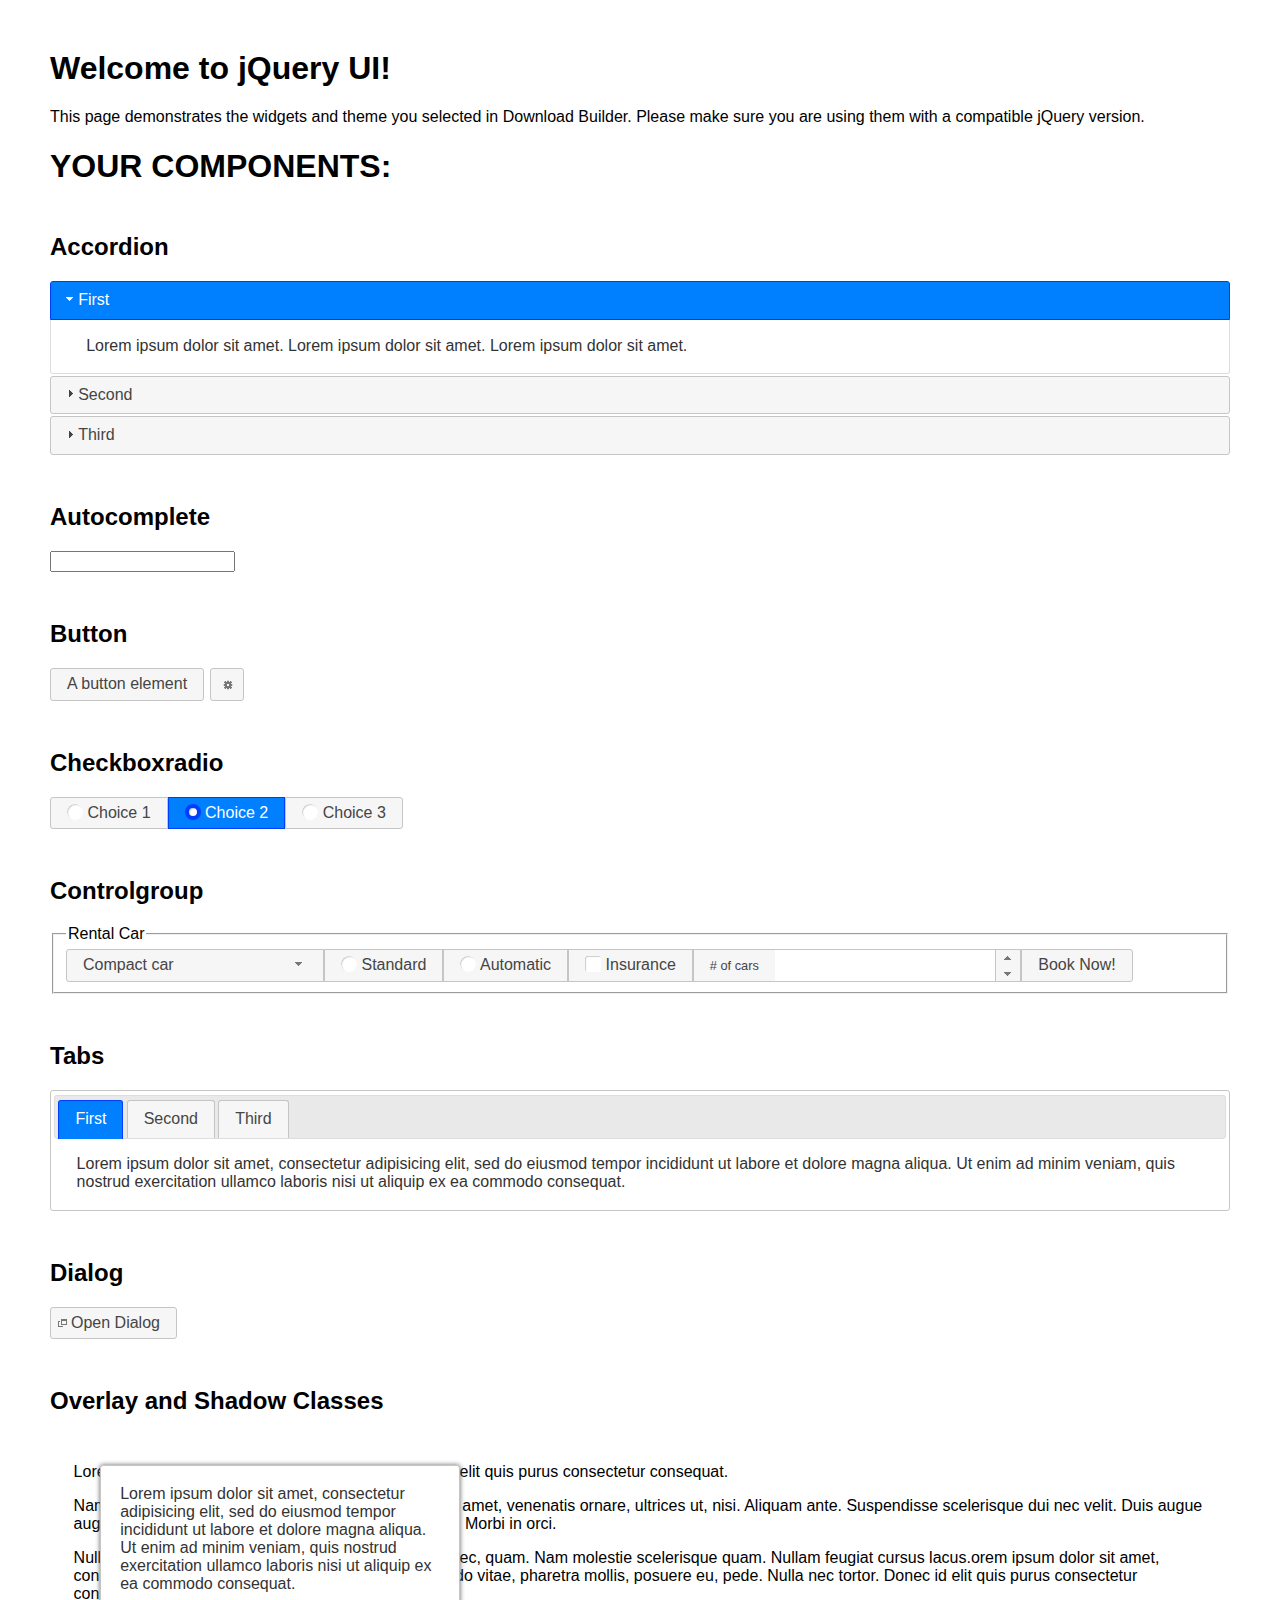
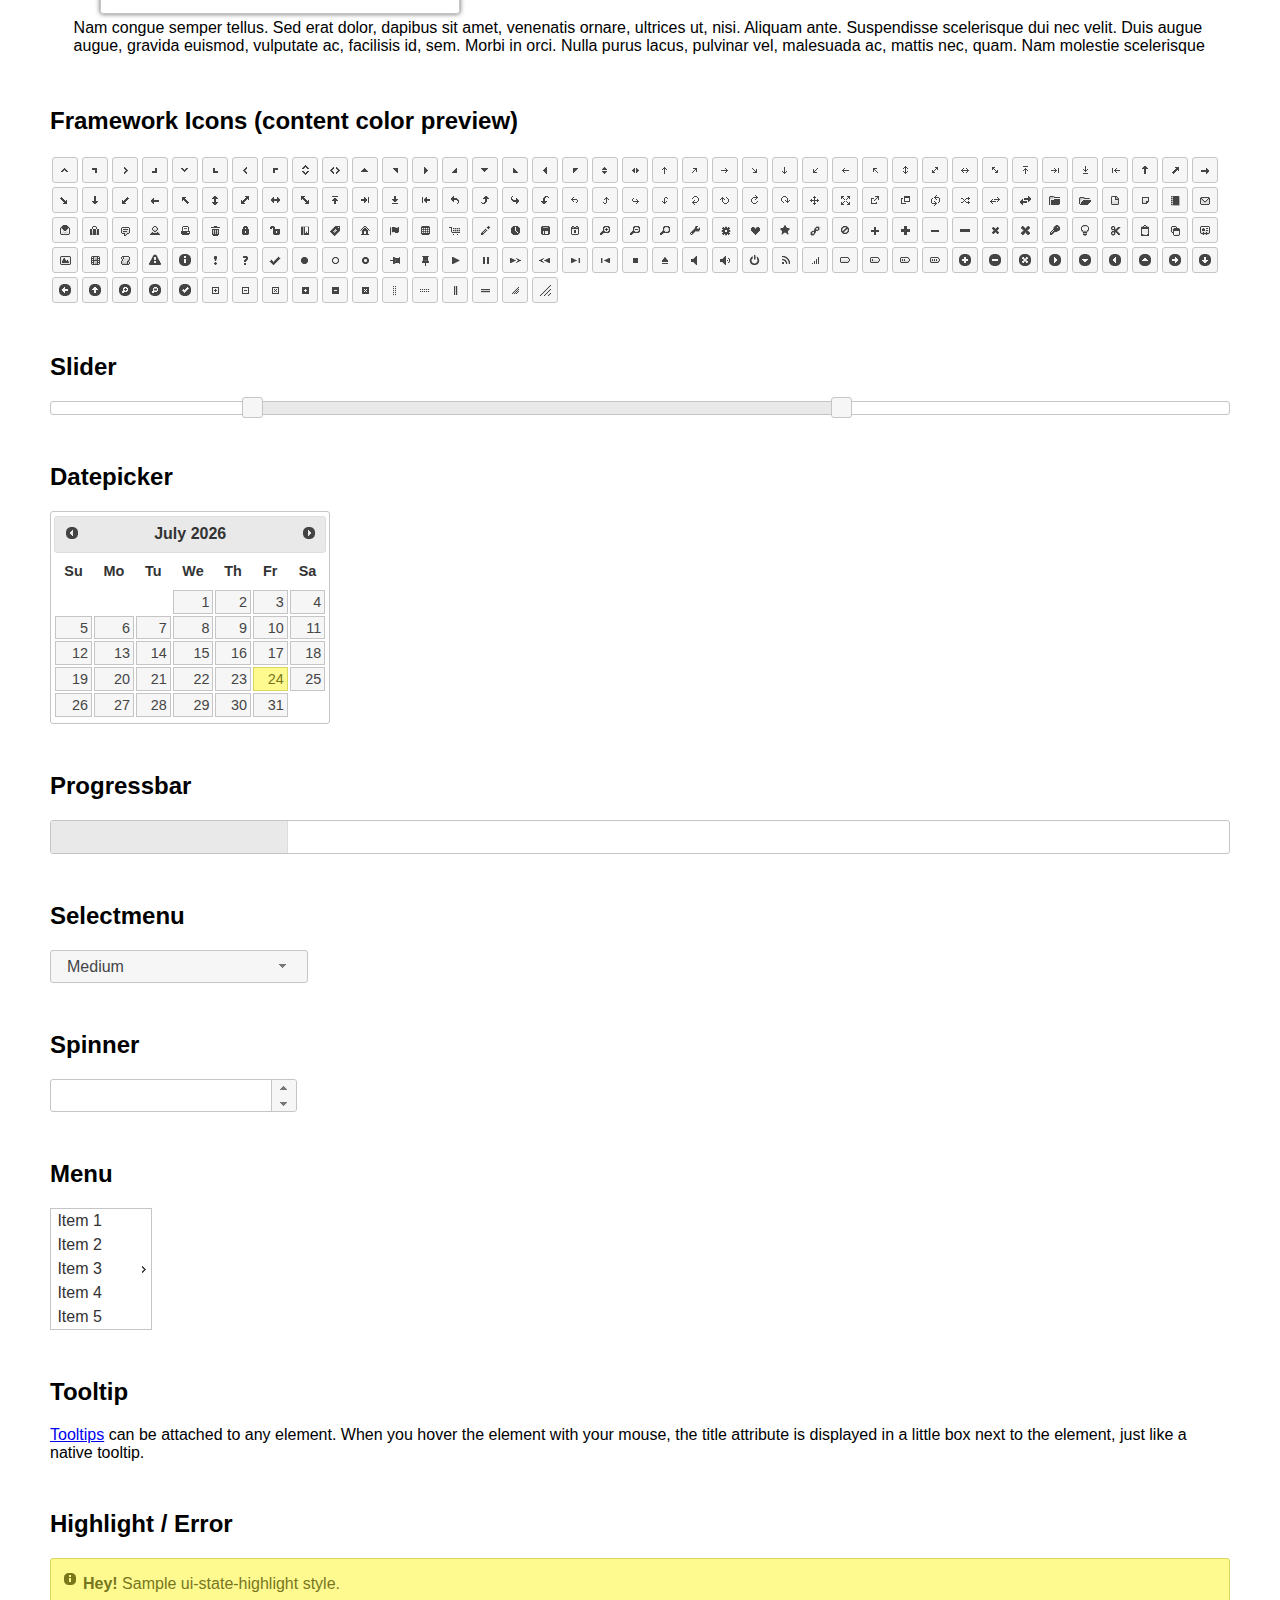
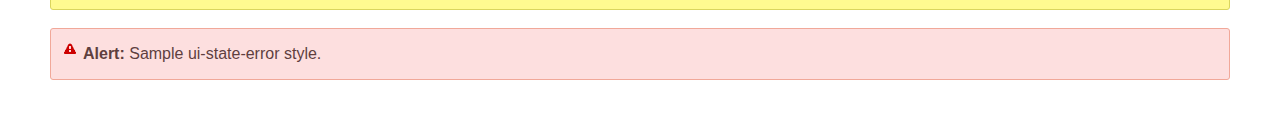
<file: yiyaowang/lib/jquery-ui-1.12.1/index.html>
<!doctype html>
<html lang="us">
<head>
	<meta charset="utf-8">
	<title>jQuery UI Example Page</title>
	<link href="jquery-ui.css" rel="stylesheet">
	<style>
	body{
		font-family: "Trebuchet MS", sans-serif;
		margin: 50px;
	}
	.demoHeaders {
		margin-top: 2em;
	}
	#dialog-link {
		padding: .4em 1em .4em 20px;
		text-decoration: none;
		position: relative;
	}
	#dialog-link span.ui-icon {
		margin: 0 5px 0 0;
		position: absolute;
		left: .2em;
		top: 50%;
		margin-top: -8px;
	}
	#icons {
		margin: 0;
		padding: 0;
	}
	#icons li {
		margin: 2px;
		position: relative;
		padding: 4px 0;
		cursor: pointer;
		float: left;
		list-style: none;
	}
	#icons span.ui-icon {
		float: left;
		margin: 0 4px;
	}
	.fakewindowcontain .ui-widget-overlay {
		position: absolute;
	}
	select {
		width: 200px;
	}
	</style>
</head>
<body>

<h1>Welcome to jQuery UI!</h1>

<div class="ui-widget">
	<p>This page demonstrates the widgets and theme you selected in Download Builder. Please make sure you are using them with a compatible jQuery version.</p>
</div>

<h1>YOUR COMPONENTS:</h1>


<!-- Accordion -->
<h2 class="demoHeaders">Accordion</h2>
<div id="accordion">
	<h3>First</h3>
	<div>Lorem ipsum dolor sit amet. Lorem ipsum dolor sit amet. Lorem ipsum dolor sit amet.</div>
	<h3>Second</h3>
	<div>Phasellus mattis tincidunt nibh.</div>
	<h3>Third</h3>
	<div>Nam dui erat, auctor a, dignissim quis.</div>
</div>



<!-- Autocomplete -->
<h2 class="demoHeaders">Autocomplete</h2>
<div>
	<input id="autocomplete" title="type &quot;a&quot;">
</div>



<!-- Button -->
<h2 class="demoHeaders">Button</h2>
<button id="button">A button element</button>
<button id="button-icon">An icon-only button</button>



<!-- Checkboxradio -->
<h2 class="demoHeaders">Checkboxradio</h2>
<form style="margin-top: 1em;">
	<div id="radioset">
		<input type="radio" id="radio1" name="radio"><label for="radio1">Choice 1</label>
		<input type="radio" id="radio2" name="radio" checked="checked"><label for="radio2">Choice 2</label>
		<input type="radio" id="radio3" name="radio"><label for="radio3">Choice 3</label>
	</div>
</form>



<!-- Controlgroup -->
<h2 class="demoHeaders">Controlgroup</h2>
<fieldset>
	<legend>Rental Car</legend>
	<div id="controlgroup">
		<select id="car-type">
			<option>Compact car</option>
			<option>Midsize car</option>
			<option>Full size car</option>
			<option>SUV</option>
			<option>Luxury</option>
			<option>Truck</option>
			<option>Van</option>
		</select>
		<label for="transmission-standard">Standard</label>
		<input type="radio" name="transmission" id="transmission-standard">
		<label for="transmission-automatic">Automatic</label>
		<input type="radio" name="transmission" id="transmission-automatic">
		<label for="insurance">Insurance</label>
		<input type="checkbox" name="insurance" id="insurance">
		<label for="horizontal-spinner" class="ui-controlgroup-label"># of cars</label>
		<input id="horizontal-spinner" class="ui-spinner-input">
		<button>Book Now!</button>
	</div>
</fieldset>



<!-- Tabs -->
<h2 class="demoHeaders">Tabs</h2>
<div id="tabs">
	<ul>
		<li><a href="#tabs-1">First</a></li>
		<li><a href="#tabs-2">Second</a></li>
		<li><a href="#tabs-3">Third</a></li>
	</ul>
	<div id="tabs-1">Lorem ipsum dolor sit amet, consectetur adipisicing elit, sed do eiusmod tempor incididunt ut labore et dolore magna aliqua. Ut enim ad minim veniam, quis nostrud exercitation ullamco laboris nisi ut aliquip ex ea commodo consequat.</div>
	<div id="tabs-2">Phasellus mattis tincidunt nibh. Cras orci urna, blandit id, pretium vel, aliquet ornare, felis. Maecenas scelerisque sem non nisl. Fusce sed lorem in enim dictum bibendum.</div>
	<div id="tabs-3">Nam dui erat, auctor a, dignissim quis, sollicitudin eu, felis. Pellentesque nisi urna, interdum eget, sagittis et, consequat vestibulum, lacus. Mauris porttitor ullamcorper augue.</div>
</div>



<h2 class="demoHeaders">Dialog</h2>
<p>
	<button id="dialog-link" class="ui-button ui-corner-all ui-widget">
		<span class="ui-icon ui-icon-newwin"></span>Open Dialog
	</button>
</p>

<h2 class="demoHeaders">Overlay and Shadow Classes</h2>
<div style="position: relative; width: 96%; height: 200px; padding:1% 2%; overflow:hidden;" class="fakewindowcontain">
	<p>Lorem ipsum dolor sit amet,  Nulla nec tortor. Donec id elit quis purus consectetur consequat. </p><p>Nam congue semper tellus. Sed erat dolor, dapibus sit amet, venenatis ornare, ultrices ut, nisi. Aliquam ante. Suspendisse scelerisque dui nec velit. Duis augue augue, gravida euismod, vulputate ac, facilisis id, sem. Morbi in orci. </p><p>Nulla purus lacus, pulvinar vel, malesuada ac, mattis nec, quam. Nam molestie scelerisque quam. Nullam feugiat cursus lacus.orem ipsum dolor sit amet, consectetur adipiscing elit. Donec libero risus, commodo vitae, pharetra mollis, posuere eu, pede. Nulla nec tortor. Donec id elit quis purus consectetur consequat. </p><p>Nam congue semper tellus. Sed erat dolor, dapibus sit amet, venenatis ornare, ultrices ut, nisi. Aliquam ante. Suspendisse scelerisque dui nec velit. Duis augue augue, gravida euismod, vulputate ac, facilisis id, sem. Morbi in orci. Nulla purus lacus, pulvinar vel, malesuada ac, mattis nec, quam. Nam molestie scelerisque quam. </p><p>Nullam feugiat cursus lacus.orem ipsum dolor sit amet, consectetur adipiscing elit. Donec libero risus, commodo vitae, pharetra mollis, posuere eu, pede. Nulla nec tortor. Donec id elit quis purus consectetur consequat. Nam congue semper tellus. Sed erat dolor, dapibus sit amet, venenatis ornare, ultrices ut, nisi. Aliquam ante. </p><p>Suspendisse scelerisque dui nec velit. Duis augue augue, gravida euismod, vulputate ac, facilisis id, sem. Morbi in orci. Nulla purus lacus, pulvinar vel, malesuada ac, mattis nec, quam. Nam molestie scelerisque quam. Nullam feugiat cursus lacus.orem ipsum dolor sit amet, consectetur adipiscing elit. Donec libero risus, commodo vitae, pharetra mollis, posuere eu, pede. Nulla nec tortor. Donec id elit quis purus consectetur consequat. Nam congue semper tellus. Sed erat dolor, dapibus sit amet, venenatis ornare, ultrices ut, nisi. </p>

	<!-- ui-dialog -->
	<div class="ui-widget-overlay ui-front"></div>
	<div style="position: absolute; width: 320px; left: 50px; top: 30px; padding: 1.2em" class="ui-widget ui-front ui-widget-content ui-corner-all ui-widget-shadow">
		Lorem ipsum dolor sit amet, consectetur adipisicing elit, sed do eiusmod tempor incididunt ut labore et dolore magna aliqua. Ut enim ad minim veniam, quis nostrud exercitation ullamco laboris nisi ut aliquip ex ea commodo consequat.
	</div>

</div>

<!-- ui-dialog -->
<div id="dialog" title="Dialog Title">
	<p>Lorem ipsum dolor sit amet, consectetur adipisicing elit, sed do eiusmod tempor incididunt ut labore et dolore magna aliqua. Ut enim ad minim veniam, quis nostrud exercitation ullamco laboris nisi ut aliquip ex ea commodo consequat.</p>
</div>



<h2 class="demoHeaders">Framework Icons (content color preview)</h2>
<ul id="icons" class="ui-widget ui-helper-clearfix">
	<li class="ui-state-default ui-corner-all" title=".ui-icon-caret-1-n"><span class="ui-icon ui-icon-caret-1-n"></span></li>
	<li class="ui-state-default ui-corner-all" title=".ui-icon-caret-1-ne"><span class="ui-icon ui-icon-caret-1-ne"></span></li>
	<li class="ui-state-default ui-corner-all" title=".ui-icon-caret-1-e"><span class="ui-icon ui-icon-caret-1-e"></span></li>
	<li class="ui-state-default ui-corner-all" title=".ui-icon-caret-1-se"><span class="ui-icon ui-icon-caret-1-se"></span></li>
	<li class="ui-state-default ui-corner-all" title=".ui-icon-caret-1-s"><span class="ui-icon ui-icon-caret-1-s"></span></li>
	<li class="ui-state-default ui-corner-all" title=".ui-icon-caret-1-sw"><span class="ui-icon ui-icon-caret-1-sw"></span></li>
	<li class="ui-state-default ui-corner-all" title=".ui-icon-caret-1-w"><span class="ui-icon ui-icon-caret-1-w"></span></li>
	<li class="ui-state-default ui-corner-all" title=".ui-icon-caret-1-nw"><span class="ui-icon ui-icon-caret-1-nw"></span></li>
	<li class="ui-state-default ui-corner-all" title=".ui-icon-caret-2-n-s"><span class="ui-icon ui-icon-caret-2-n-s"></span></li>
	<li class="ui-state-default ui-corner-all" title=".ui-icon-caret-2-e-w"><span class="ui-icon ui-icon-caret-2-e-w"></span></li>
	<li class="ui-state-default ui-corner-all" title=".ui-icon-triangle-1-n"><span class="ui-icon ui-icon-triangle-1-n"></span></li>
	<li class="ui-state-default ui-corner-all" title=".ui-icon-triangle-1-ne"><span class="ui-icon ui-icon-triangle-1-ne"></span></li>
	<li class="ui-state-default ui-corner-all" title=".ui-icon-triangle-1-e"><span class="ui-icon ui-icon-triangle-1-e"></span></li>
	<li class="ui-state-default ui-corner-all" title=".ui-icon-triangle-1-se"><span class="ui-icon ui-icon-triangle-1-se"></span></li>
	<li class="ui-state-default ui-corner-all" title=".ui-icon-triangle-1-s"><span class="ui-icon ui-icon-triangle-1-s"></span></li>
	<li class="ui-state-default ui-corner-all" title=".ui-icon-triangle-1-sw"><span class="ui-icon ui-icon-triangle-1-sw"></span></li>
	<li class="ui-state-default ui-corner-all" title=".ui-icon-triangle-1-w"><span class="ui-icon ui-icon-triangle-1-w"></span></li>
	<li class="ui-state-default ui-corner-all" title=".ui-icon-triangle-1-nw"><span class="ui-icon ui-icon-triangle-1-nw"></span></li>
	<li class="ui-state-default ui-corner-all" title=".ui-icon-triangle-2-n-s"><span class="ui-icon ui-icon-triangle-2-n-s"></span></li>
	<li class="ui-state-default ui-corner-all" title=".ui-icon-triangle-2-e-w"><span class="ui-icon ui-icon-triangle-2-e-w"></span></li>
	<li class="ui-state-default ui-corner-all" title=".ui-icon-arrow-1-n"><span class="ui-icon ui-icon-arrow-1-n"></span></li>
	<li class="ui-state-default ui-corner-all" title=".ui-icon-arrow-1-ne"><span class="ui-icon ui-icon-arrow-1-ne"></span></li>
	<li class="ui-state-default ui-corner-all" title=".ui-icon-arrow-1-e"><span class="ui-icon ui-icon-arrow-1-e"></span></li>
	<li class="ui-state-default ui-corner-all" title=".ui-icon-arrow-1-se"><span class="ui-icon ui-icon-arrow-1-se"></span></li>
	<li class="ui-state-default ui-corner-all" title=".ui-icon-arrow-1-s"><span class="ui-icon ui-icon-arrow-1-s"></span></li>
	<li class="ui-state-default ui-corner-all" title=".ui-icon-arrow-1-sw"><span class="ui-icon ui-icon-arrow-1-sw"></span></li>
	<li class="ui-state-default ui-corner-all" title=".ui-icon-arrow-1-w"><span class="ui-icon ui-icon-arrow-1-w"></span></li>
	<li class="ui-state-default ui-corner-all" title=".ui-icon-arrow-1-nw"><span class="ui-icon ui-icon-arrow-1-nw"></span></li>
	<li class="ui-state-default ui-corner-all" title=".ui-icon-arrow-2-n-s"><span class="ui-icon ui-icon-arrow-2-n-s"></span></li>
	<li class="ui-state-default ui-corner-all" title=".ui-icon-arrow-2-ne-sw"><span class="ui-icon ui-icon-arrow-2-ne-sw"></span></li>
	<li class="ui-state-default ui-corner-all" title=".ui-icon-arrow-2-e-w"><span class="ui-icon ui-icon-arrow-2-e-w"></span></li>
	<li class="ui-state-default ui-corner-all" title=".ui-icon-arrow-2-se-nw"><span class="ui-icon ui-icon-arrow-2-se-nw"></span></li>
	<li class="ui-state-default ui-corner-all" title=".ui-icon-arrowstop-1-n"><span class="ui-icon ui-icon-arrowstop-1-n"></span></li>
	<li class="ui-state-default ui-corner-all" title=".ui-icon-arrowstop-1-e"><span class="ui-icon ui-icon-arrowstop-1-e"></span></li>
	<li class="ui-state-default ui-corner-all" title=".ui-icon-arrowstop-1-s"><span class="ui-icon ui-icon-arrowstop-1-s"></span></li>
	<li class="ui-state-default ui-corner-all" title=".ui-icon-arrowstop-1-w"><span class="ui-icon ui-icon-arrowstop-1-w"></span></li>
	<li class="ui-state-default ui-corner-all" title=".ui-icon-arrowthick-1-n"><span class="ui-icon ui-icon-arrowthick-1-n"></span></li>
	<li class="ui-state-default ui-corner-all" title=".ui-icon-arrowthick-1-ne"><span class="ui-icon ui-icon-arrowthick-1-ne"></span></li>
	<li class="ui-state-default ui-corner-all" title=".ui-icon-arrowthick-1-e"><span class="ui-icon ui-icon-arrowthick-1-e"></span></li>
	<li class="ui-state-default ui-corner-all" title=".ui-icon-arrowthick-1-se"><span class="ui-icon ui-icon-arrowthick-1-se"></span></li>
	<li class="ui-state-default ui-corner-all" title=".ui-icon-arrowthick-1-s"><span class="ui-icon ui-icon-arrowthick-1-s"></span></li>
	<li class="ui-state-default ui-corner-all" title=".ui-icon-arrowthick-1-sw"><span class="ui-icon ui-icon-arrowthick-1-sw"></span></li>
	<li class="ui-state-default ui-corner-all" title=".ui-icon-arrowthick-1-w"><span class="ui-icon ui-icon-arrowthick-1-w"></span></li>
	<li class="ui-state-default ui-corner-all" title=".ui-icon-arrowthick-1-nw"><span class="ui-icon ui-icon-arrowthick-1-nw"></span></li>
	<li class="ui-state-default ui-corner-all" title=".ui-icon-arrowthick-2-n-s"><span class="ui-icon ui-icon-arrowthick-2-n-s"></span></li>
	<li class="ui-state-default ui-corner-all" title=".ui-icon-arrowthick-2-ne-sw"><span class="ui-icon ui-icon-arrowthick-2-ne-sw"></span></li>
	<li class="ui-state-default ui-corner-all" title=".ui-icon-arrowthick-2-e-w"><span class="ui-icon ui-icon-arrowthick-2-e-w"></span></li>
	<li class="ui-state-default ui-corner-all" title=".ui-icon-arrowthick-2-se-nw"><span class="ui-icon ui-icon-arrowthick-2-se-nw"></span></li>
	<li class="ui-state-default ui-corner-all" title=".ui-icon-arrowthickstop-1-n"><span class="ui-icon ui-icon-arrowthickstop-1-n"></span></li>
	<li class="ui-state-default ui-corner-all" title=".ui-icon-arrowthickstop-1-e"><span class="ui-icon ui-icon-arrowthickstop-1-e"></span></li>
	<li class="ui-state-default ui-corner-all" title=".ui-icon-arrowthickstop-1-s"><span class="ui-icon ui-icon-arrowthickstop-1-s"></span></li>
	<li class="ui-state-default ui-corner-all" title=".ui-icon-arrowthickstop-1-w"><span class="ui-icon ui-icon-arrowthickstop-1-w"></span></li>
	<li class="ui-state-default ui-corner-all" title=".ui-icon-arrowreturnthick-1-w"><span class="ui-icon ui-icon-arrowreturnthick-1-w"></span></li>
	<li class="ui-state-default ui-corner-all" title=".ui-icon-arrowreturnthick-1-n"><span class="ui-icon ui-icon-arrowreturnthick-1-n"></span></li>
	<li class="ui-state-default ui-corner-all" title=".ui-icon-arrowreturnthick-1-e"><span class="ui-icon ui-icon-arrowreturnthick-1-e"></span></li>
	<li class="ui-state-default ui-corner-all" title=".ui-icon-arrowreturnthick-1-s"><span class="ui-icon ui-icon-arrowreturnthick-1-s"></span></li>
	<li class="ui-state-default ui-corner-all" title=".ui-icon-arrowreturn-1-w"><span class="ui-icon ui-icon-arrowreturn-1-w"></span></li>
	<li class="ui-state-default ui-corner-all" title=".ui-icon-arrowreturn-1-n"><span class="ui-icon ui-icon-arrowreturn-1-n"></span></li>
	<li class="ui-state-default ui-corner-all" title=".ui-icon-arrowreturn-1-e"><span class="ui-icon ui-icon-arrowreturn-1-e"></span></li>
	<li class="ui-state-default ui-corner-all" title=".ui-icon-arrowreturn-1-s"><span class="ui-icon ui-icon-arrowreturn-1-s"></span></li>
	<li class="ui-state-default ui-corner-all" title=".ui-icon-arrowrefresh-1-w"><span class="ui-icon ui-icon-arrowrefresh-1-w"></span></li>
	<li class="ui-state-default ui-corner-all" title=".ui-icon-arrowrefresh-1-n"><span class="ui-icon ui-icon-arrowrefresh-1-n"></span></li>
	<li class="ui-state-default ui-corner-all" title=".ui-icon-arrowrefresh-1-e"><span class="ui-icon ui-icon-arrowrefresh-1-e"></span></li>
	<li class="ui-state-default ui-corner-all" title=".ui-icon-arrowrefresh-1-s"><span class="ui-icon ui-icon-arrowrefresh-1-s"></span></li>
	<li class="ui-state-default ui-corner-all" title=".ui-icon-arrow-4"><span class="ui-icon ui-icon-arrow-4"></span></li>
	<li class="ui-state-default ui-corner-all" title=".ui-icon-arrow-4-diag"><span class="ui-icon ui-icon-arrow-4-diag"></span></li>
	<li class="ui-state-default ui-corner-all" title=".ui-icon-extlink"><span class="ui-icon ui-icon-extlink"></span></li>
	<li class="ui-state-default ui-corner-all" title=".ui-icon-newwin"><span class="ui-icon ui-icon-newwin"></span></li>
	<li class="ui-state-default ui-corner-all" title=".ui-icon-refresh"><span class="ui-icon ui-icon-refresh"></span></li>
	<li class="ui-state-default ui-corner-all" title=".ui-icon-shuffle"><span class="ui-icon ui-icon-shuffle"></span></li>
	<li class="ui-state-default ui-corner-all" title=".ui-icon-transfer-e-w"><span class="ui-icon ui-icon-transfer-e-w"></span></li>
	<li class="ui-state-default ui-corner-all" title=".ui-icon-transferthick-e-w"><span class="ui-icon ui-icon-transferthick-e-w"></span></li>
	<li class="ui-state-default ui-corner-all" title=".ui-icon-folder-collapsed"><span class="ui-icon ui-icon-folder-collapsed"></span></li>
	<li class="ui-state-default ui-corner-all" title=".ui-icon-folder-open"><span class="ui-icon ui-icon-folder-open"></span></li>
	<li class="ui-state-default ui-corner-all" title=".ui-icon-document"><span class="ui-icon ui-icon-document"></span></li>
	<li class="ui-state-default ui-corner-all" title=".ui-icon-document-b"><span class="ui-icon ui-icon-document-b"></span></li>
	<li class="ui-state-default ui-corner-all" title=".ui-icon-note"><span class="ui-icon ui-icon-note"></span></li>
	<li class="ui-state-default ui-corner-all" title=".ui-icon-mail-closed"><span class="ui-icon ui-icon-mail-closed"></span></li>
	<li class="ui-state-default ui-corner-all" title=".ui-icon-mail-open"><span class="ui-icon ui-icon-mail-open"></span></li>
	<li class="ui-state-default ui-corner-all" title=".ui-icon-suitcase"><span class="ui-icon ui-icon-suitcase"></span></li>
	<li class="ui-state-default ui-corner-all" title=".ui-icon-comment"><span class="ui-icon ui-icon-comment"></span></li>
	<li class="ui-state-default ui-corner-all" title=".ui-icon-person"><span class="ui-icon ui-icon-person"></span></li>
	<li class="ui-state-default ui-corner-all" title=".ui-icon-print"><span class="ui-icon ui-icon-print"></span></li>
	<li class="ui-state-default ui-corner-all" title=".ui-icon-trash"><span class="ui-icon ui-icon-trash"></span></li>
	<li class="ui-state-default ui-corner-all" title=".ui-icon-locked"><span class="ui-icon ui-icon-locked"></span></li>
	<li class="ui-state-default ui-corner-all" title=".ui-icon-unlocked"><span class="ui-icon ui-icon-unlocked"></span></li>
	<li class="ui-state-default ui-corner-all" title=".ui-icon-bookmark"><span class="ui-icon ui-icon-bookmark"></span></li>
	<li class="ui-state-default ui-corner-all" title=".ui-icon-tag"><span class="ui-icon ui-icon-tag"></span></li>
	<li class="ui-state-default ui-corner-all" title=".ui-icon-home"><span class="ui-icon ui-icon-home"></span></li>
	<li class="ui-state-default ui-corner-all" title=".ui-icon-flag"><span class="ui-icon ui-icon-flag"></span></li>
	<li class="ui-state-default ui-corner-all" title=".ui-icon-calculator"><span class="ui-icon ui-icon-calculator"></span></li>
	<li class="ui-state-default ui-corner-all" title=".ui-icon-cart"><span class="ui-icon ui-icon-cart"></span></li>
	<li class="ui-state-default ui-corner-all" title=".ui-icon-pencil"><span class="ui-icon ui-icon-pencil"></span></li>
	<li class="ui-state-default ui-corner-all" title=".ui-icon-clock"><span class="ui-icon ui-icon-clock"></span></li>
	<li class="ui-state-default ui-corner-all" title=".ui-icon-disk"><span class="ui-icon ui-icon-disk"></span></li>
	<li class="ui-state-default ui-corner-all" title=".ui-icon-calendar"><span class="ui-icon ui-icon-calendar"></span></li>
	<li class="ui-state-default ui-corner-all" title=".ui-icon-zoomin"><span class="ui-icon ui-icon-zoomin"></span></li>
	<li class="ui-state-default ui-corner-all" title=".ui-icon-zoomout"><span class="ui-icon ui-icon-zoomout"></span></li>
	<li class="ui-state-default ui-corner-all" title=".ui-icon-search"><span class="ui-icon ui-icon-search"></span></li>
	<li class="ui-state-default ui-corner-all" title=".ui-icon-wrench"><span class="ui-icon ui-icon-wrench"></span></li>
	<li class="ui-state-default ui-corner-all" title=".ui-icon-gear"><span class="ui-icon ui-icon-gear"></span></li>
	<li class="ui-state-default ui-corner-all" title=".ui-icon-heart"><span class="ui-icon ui-icon-heart"></span></li>
	<li class="ui-state-default ui-corner-all" title=".ui-icon-star"><span class="ui-icon ui-icon-star"></span></li>
	<li class="ui-state-default ui-corner-all" title=".ui-icon-link"><span class="ui-icon ui-icon-link"></span></li>
	<li class="ui-state-default ui-corner-all" title=".ui-icon-cancel"><span class="ui-icon ui-icon-cancel"></span></li>
	<li class="ui-state-default ui-corner-all" title=".ui-icon-plus"><span class="ui-icon ui-icon-plus"></span></li>
	<li class="ui-state-default ui-corner-all" title=".ui-icon-plusthick"><span class="ui-icon ui-icon-plusthick"></span></li>
	<li class="ui-state-default ui-corner-all" title=".ui-icon-minus"><span class="ui-icon ui-icon-minus"></span></li>
	<li class="ui-state-default ui-corner-all" title=".ui-icon-minusthick"><span class="ui-icon ui-icon-minusthick"></span></li>
	<li class="ui-state-default ui-corner-all" title=".ui-icon-close"><span class="ui-icon ui-icon-close"></span></li>
	<li class="ui-state-default ui-corner-all" title=".ui-icon-closethick"><span class="ui-icon ui-icon-closethick"></span></li>
	<li class="ui-state-default ui-corner-all" title=".ui-icon-key"><span class="ui-icon ui-icon-key"></span></li>
	<li class="ui-state-default ui-corner-all" title=".ui-icon-lightbulb"><span class="ui-icon ui-icon-lightbulb"></span></li>
	<li class="ui-state-default ui-corner-all" title=".ui-icon-scissors"><span class="ui-icon ui-icon-scissors"></span></li>
	<li class="ui-state-default ui-corner-all" title=".ui-icon-clipboard"><span class="ui-icon ui-icon-clipboard"></span></li>
	<li class="ui-state-default ui-corner-all" title=".ui-icon-copy"><span class="ui-icon ui-icon-copy"></span></li>
	<li class="ui-state-default ui-corner-all" title=".ui-icon-contact"><span class="ui-icon ui-icon-contact"></span></li>
	<li class="ui-state-default ui-corner-all" title=".ui-icon-image"><span class="ui-icon ui-icon-image"></span></li>
	<li class="ui-state-default ui-corner-all" title=".ui-icon-video"><span class="ui-icon ui-icon-video"></span></li>
	<li class="ui-state-default ui-corner-all" title=".ui-icon-script"><span class="ui-icon ui-icon-script"></span></li>
	<li class="ui-state-default ui-corner-all" title=".ui-icon-alert"><span class="ui-icon ui-icon-alert"></span></li>
	<li class="ui-state-default ui-corner-all" title=".ui-icon-info"><span class="ui-icon ui-icon-info"></span></li>
	<li class="ui-state-default ui-corner-all" title=".ui-icon-notice"><span class="ui-icon ui-icon-notice"></span></li>
	<li class="ui-state-default ui-corner-all" title=".ui-icon-help"><span class="ui-icon ui-icon-help"></span></li>
	<li class="ui-state-default ui-corner-all" title=".ui-icon-check"><span class="ui-icon ui-icon-check"></span></li>
	<li class="ui-state-default ui-corner-all" title=".ui-icon-bullet"><span class="ui-icon ui-icon-bullet"></span></li>
	<li class="ui-state-default ui-corner-all" title=".ui-icon-radio-off"><span class="ui-icon ui-icon-radio-off"></span></li>
	<li class="ui-state-default ui-corner-all" title=".ui-icon-radio-on"><span class="ui-icon ui-icon-radio-on"></span></li>
	<li class="ui-state-default ui-corner-all" title=".ui-icon-pin-w"><span class="ui-icon ui-icon-pin-w"></span></li>
	<li class="ui-state-default ui-corner-all" title=".ui-icon-pin-s"><span class="ui-icon ui-icon-pin-s"></span></li>
	<li class="ui-state-default ui-corner-all" title=".ui-icon-play"><span class="ui-icon ui-icon-play"></span></li>
	<li class="ui-state-default ui-corner-all" title=".ui-icon-pause"><span class="ui-icon ui-icon-pause"></span></li>
	<li class="ui-state-default ui-corner-all" title=".ui-icon-seek-next"><span class="ui-icon ui-icon-seek-next"></span></li>
	<li class="ui-state-default ui-corner-all" title=".ui-icon-seek-prev"><span class="ui-icon ui-icon-seek-prev"></span></li>
	<li class="ui-state-default ui-corner-all" title=".ui-icon-seek-end"><span class="ui-icon ui-icon-seek-end"></span></li>
	<li class="ui-state-default ui-corner-all" title=".ui-icon-seek-first"><span class="ui-icon ui-icon-seek-first"></span></li>
	<li class="ui-state-default ui-corner-all" title=".ui-icon-stop"><span class="ui-icon ui-icon-stop"></span></li>
	<li class="ui-state-default ui-corner-all" title=".ui-icon-eject"><span class="ui-icon ui-icon-eject"></span></li>
	<li class="ui-state-default ui-corner-all" title=".ui-icon-volume-off"><span class="ui-icon ui-icon-volume-off"></span></li>
	<li class="ui-state-default ui-corner-all" title=".ui-icon-volume-on"><span class="ui-icon ui-icon-volume-on"></span></li>
	<li class="ui-state-default ui-corner-all" title=".ui-icon-power"><span class="ui-icon ui-icon-power"></span></li>
	<li class="ui-state-default ui-corner-all" title=".ui-icon-signal-diag"><span class="ui-icon ui-icon-signal-diag"></span></li>
	<li class="ui-state-default ui-corner-all" title=".ui-icon-signal"><span class="ui-icon ui-icon-signal"></span></li>
	<li class="ui-state-default ui-corner-all" title=".ui-icon-battery-0"><span class="ui-icon ui-icon-battery-0"></span></li>
	<li class="ui-state-default ui-corner-all" title=".ui-icon-battery-1"><span class="ui-icon ui-icon-battery-1"></span></li>
	<li class="ui-state-default ui-corner-all" title=".ui-icon-battery-2"><span class="ui-icon ui-icon-battery-2"></span></li>
	<li class="ui-state-default ui-corner-all" title=".ui-icon-battery-3"><span class="ui-icon ui-icon-battery-3"></span></li>
	<li class="ui-state-default ui-corner-all" title=".ui-icon-circle-plus"><span class="ui-icon ui-icon-circle-plus"></span></li>
	<li class="ui-state-default ui-corner-all" title=".ui-icon-circle-minus"><span class="ui-icon ui-icon-circle-minus"></span></li>
	<li class="ui-state-default ui-corner-all" title=".ui-icon-circle-close"><span class="ui-icon ui-icon-circle-close"></span></li>
	<li class="ui-state-default ui-corner-all" title=".ui-icon-circle-triangle-e"><span class="ui-icon ui-icon-circle-triangle-e"></span></li>
	<li class="ui-state-default ui-corner-all" title=".ui-icon-circle-triangle-s"><span class="ui-icon ui-icon-circle-triangle-s"></span></li>
	<li class="ui-state-default ui-corner-all" title=".ui-icon-circle-triangle-w"><span class="ui-icon ui-icon-circle-triangle-w"></span></li>
	<li class="ui-state-default ui-corner-all" title=".ui-icon-circle-triangle-n"><span class="ui-icon ui-icon-circle-triangle-n"></span></li>
	<li class="ui-state-default ui-corner-all" title=".ui-icon-circle-arrow-e"><span class="ui-icon ui-icon-circle-arrow-e"></span></li>
	<li class="ui-state-default ui-corner-all" title=".ui-icon-circle-arrow-s"><span class="ui-icon ui-icon-circle-arrow-s"></span></li>
	<li class="ui-state-default ui-corner-all" title=".ui-icon-circle-arrow-w"><span class="ui-icon ui-icon-circle-arrow-w"></span></li>
	<li class="ui-state-default ui-corner-all" title=".ui-icon-circle-arrow-n"><span class="ui-icon ui-icon-circle-arrow-n"></span></li>
	<li class="ui-state-default ui-corner-all" title=".ui-icon-circle-zoomin"><span class="ui-icon ui-icon-circle-zoomin"></span></li>
	<li class="ui-state-default ui-corner-all" title=".ui-icon-circle-zoomout"><span class="ui-icon ui-icon-circle-zoomout"></span></li>
	<li class="ui-state-default ui-corner-all" title=".ui-icon-circle-check"><span class="ui-icon ui-icon-circle-check"></span></li>
	<li class="ui-state-default ui-corner-all" title=".ui-icon-circlesmall-plus"><span class="ui-icon ui-icon-circlesmall-plus"></span></li>
	<li class="ui-state-default ui-corner-all" title=".ui-icon-circlesmall-minus"><span class="ui-icon ui-icon-circlesmall-minus"></span></li>
	<li class="ui-state-default ui-corner-all" title=".ui-icon-circlesmall-close"><span class="ui-icon ui-icon-circlesmall-close"></span></li>
	<li class="ui-state-default ui-corner-all" title=".ui-icon-squaresmall-plus"><span class="ui-icon ui-icon-squaresmall-plus"></span></li>
	<li class="ui-state-default ui-corner-all" title=".ui-icon-squaresmall-minus"><span class="ui-icon ui-icon-squaresmall-minus"></span></li>
	<li class="ui-state-default ui-corner-all" title=".ui-icon-squaresmall-close"><span class="ui-icon ui-icon-squaresmall-close"></span></li>
	<li class="ui-state-default ui-corner-all" title=".ui-icon-grip-dotted-vertical"><span class="ui-icon ui-icon-grip-dotted-vertical"></span></li>
	<li class="ui-state-default ui-corner-all" title=".ui-icon-grip-dotted-horizontal"><span class="ui-icon ui-icon-grip-dotted-horizontal"></span></li>
	<li class="ui-state-default ui-corner-all" title=".ui-icon-grip-solid-vertical"><span class="ui-icon ui-icon-grip-solid-vertical"></span></li>
	<li class="ui-state-default ui-corner-all" title=".ui-icon-grip-solid-horizontal"><span class="ui-icon ui-icon-grip-solid-horizontal"></span></li>
	<li class="ui-state-default ui-corner-all" title=".ui-icon-gripsmall-diagonal-se"><span class="ui-icon ui-icon-gripsmall-diagonal-se"></span></li>
	<li class="ui-state-default ui-corner-all" title=".ui-icon-grip-diagonal-se"><span class="ui-icon ui-icon-grip-diagonal-se"></span></li>
</ul>


<!-- Slider -->
<h2 class="demoHeaders">Slider</h2>
<div id="slider"></div>



<!-- Datepicker -->
<h2 class="demoHeaders">Datepicker</h2>
<div id="datepicker"></div>



<!-- Progressbar -->
<h2 class="demoHeaders">Progressbar</h2>
<div id="progressbar"></div>



<!-- Progressbar -->
<h2 class="demoHeaders">Selectmenu</h2>
<select id="selectmenu">
	<option>Slower</option>
	<option>Slow</option>
	<option selected="selected">Medium</option>
	<option>Fast</option>
	<option>Faster</option>
</select>



<!-- Spinner -->
<h2 class="demoHeaders">Spinner</h2>
<input id="spinner">



<!-- Menu -->
<h2 class="demoHeaders">Menu</h2>
<ul style="width:100px;" id="menu">
	<li><div>Item 1</div></li>
	<li><div>Item 2</div></li>
	<li><div>Item 3</div>
		<ul>
			<li><div>Item 3-1</div></li>
			<li><div>Item 3-2</div></li>
			<li><div>Item 3-3</div></li>
			<li><div>Item 3-4</div></li>
			<li><div>Item 3-5</div></li>
		</ul>
	</li>
	<li><div>Item 4</div></li>
	<li><div>Item 5</div></li>
</ul>



<!-- Tooltip -->
<h2 class="demoHeaders">Tooltip</h2>
<p id="tooltip">
	<a href="#" title="That&apos;s what this widget is">Tooltips</a> can be attached to any element. When you hover
the element with your mouse, the title attribute is displayed in a little box next to the element, just like a native tooltip.
</p>


<!-- Highlight / Error -->
<h2 class="demoHeaders">Highlight / Error</h2>
<div class="ui-widget">
	<div class="ui-state-highlight ui-corner-all" style="margin-top: 20px; padding: 0 .7em;">
		<p><span class="ui-icon ui-icon-info" style="float: left; margin-right: .3em;"></span>
		<strong>Hey!</strong> Sample ui-state-highlight style.</p>
	</div>
</div>
<br>
<div class="ui-widget">
	<div class="ui-state-error ui-corner-all" style="padding: 0 .7em;">
		<p><span class="ui-icon ui-icon-alert" style="float: left; margin-right: .3em;"></span>
		<strong>Alert:</strong> Sample ui-state-error style.</p>
	</div>
</div>

<script src="external/jquery/jquery.js"></script>
<script src="jquery-ui.js"></script>
<script>

$( "#accordion" ).accordion();



var availableTags = [
	"ActionScript",
	"AppleScript",
	"Asp",
	"BASIC",
	"C",
	"C++",
	"Clojure",
	"COBOL",
	"ColdFusion",
	"Erlang",
	"Fortran",
	"Groovy",
	"Haskell",
	"Java",
	"JavaScript",
	"Lisp",
	"Perl",
	"PHP",
	"Python",
	"Ruby",
	"Scala",
	"Scheme"
];
$( "#autocomplete" ).autocomplete({
	source: availableTags
});



$( "#button" ).button();
$( "#button-icon" ).button({
	icon: "ui-icon-gear",
	showLabel: false
});



$( "#radioset" ).buttonset();



$( "#controlgroup" ).controlgroup();



$( "#tabs" ).tabs();



$( "#dialog" ).dialog({
	autoOpen: false,
	width: 400,
	buttons: [
		{
			text: "Ok",
			click: function() {
				$( this ).dialog( "close" );
			}
		},
		{
			text: "Cancel",
			click: function() {
				$( this ).dialog( "close" );
			}
		}
	]
});

// Link to open the dialog
$( "#dialog-link" ).click(function( event ) {
	$( "#dialog" ).dialog( "open" );
	event.preventDefault();
});



$( "#datepicker" ).datepicker({
	inline: true
});



$( "#slider" ).slider({
	range: true,
	values: [ 17, 67 ]
});



$( "#progressbar" ).progressbar({
	value: 20
});



$( "#spinner" ).spinner();



$( "#menu" ).menu();



$( "#tooltip" ).tooltip();



$( "#selectmenu" ).selectmenu();


// Hover states on the static widgets
$( "#dialog-link, #icons li" ).hover(
	function() {
		$( this ).addClass( "ui-state-hover" );
	},
	function() {
		$( this ).removeClass( "ui-state-hover" );
	}
);
</script>
</body>
</html>
</file>
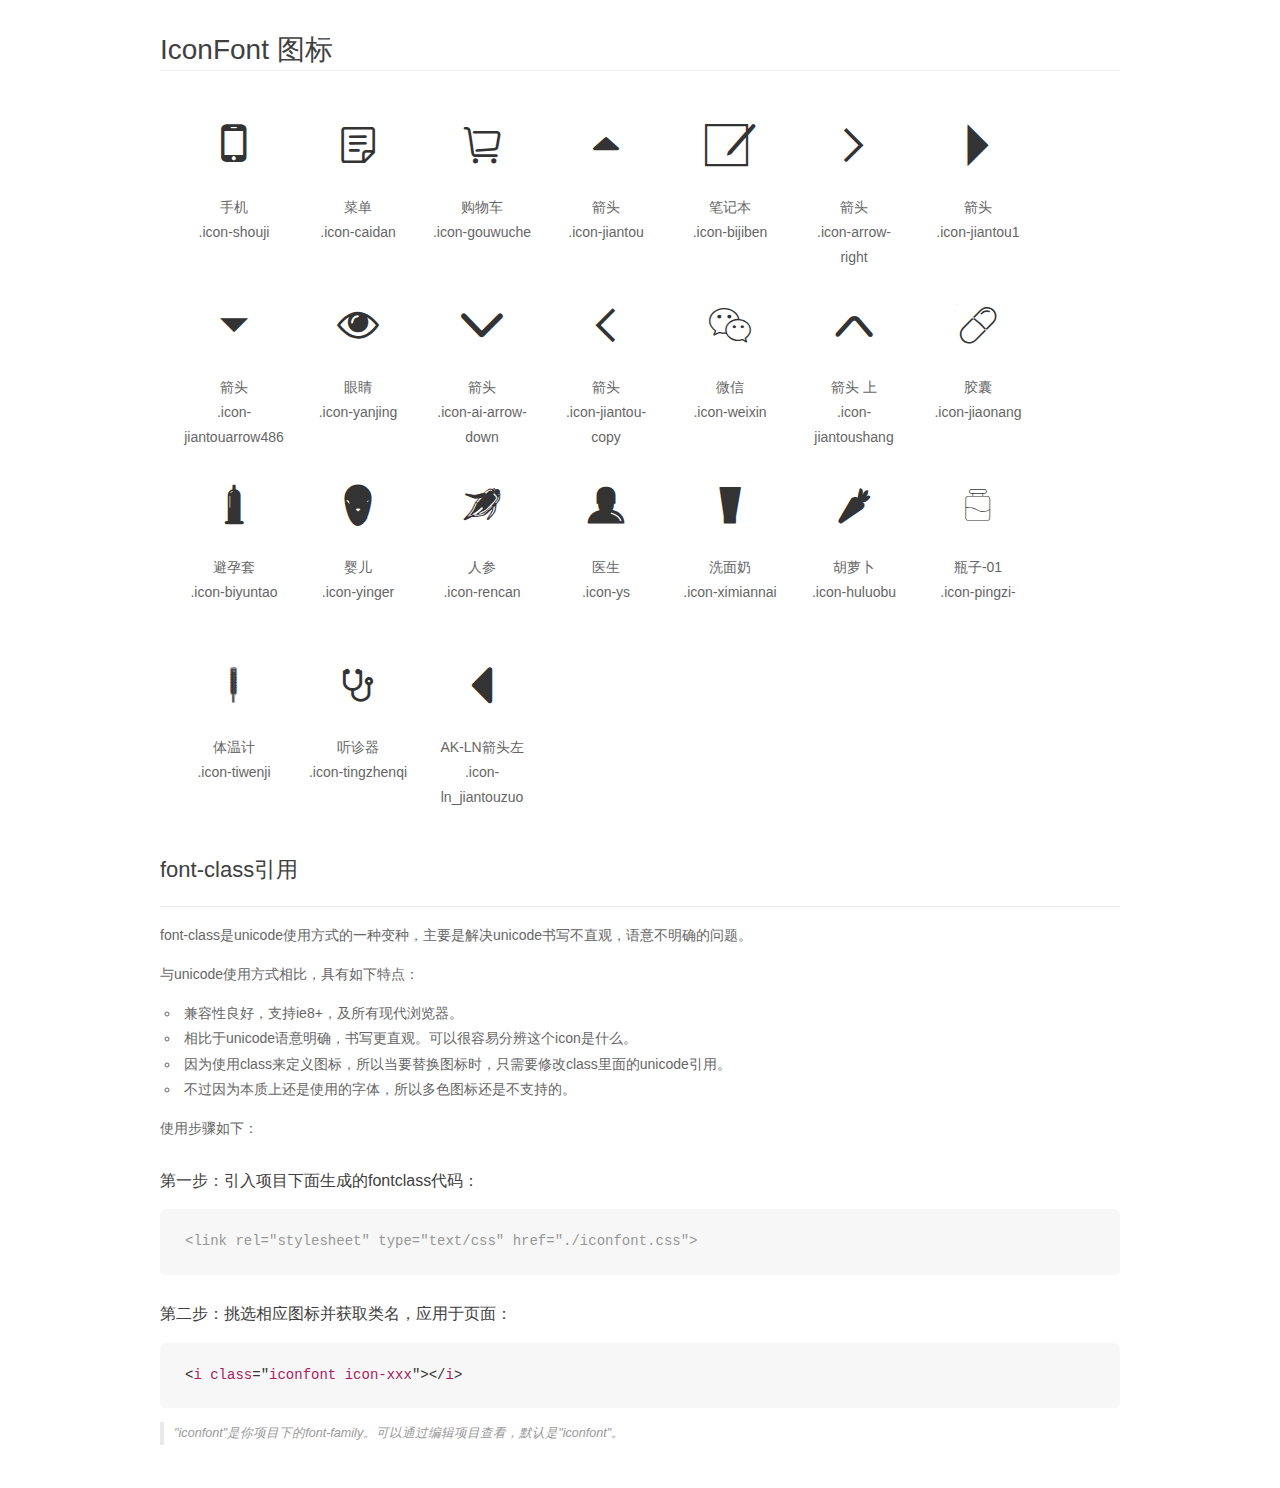
<file: yiyaowang/font/demo_fontclass.html>
<!DOCTYPE html>
<html>
<head>
    <meta charset="utf-8"/>
    <title>IconFont</title>
    <link rel="stylesheet" href="demo.css">
    <link rel="stylesheet" href="iconfont.css">
</head>
<body>
    <div class="main markdown">
        <h1>IconFont 图标</h1>
        <ul class="icon_lists clear">
            
                <li>
                <i class="icon iconfont icon-shouji"></i>
                    <div class="name">手机</div>
                    <div class="fontclass">.icon-shouji</div>
                </li>
            
                <li>
                <i class="icon iconfont icon-caidan"></i>
                    <div class="name">菜单</div>
                    <div class="fontclass">.icon-caidan</div>
                </li>
            
                <li>
                <i class="icon iconfont icon-gouwuche"></i>
                    <div class="name">购物车</div>
                    <div class="fontclass">.icon-gouwuche</div>
                </li>
            
                <li>
                <i class="icon iconfont icon-jiantou"></i>
                    <div class="name">箭头</div>
                    <div class="fontclass">.icon-jiantou</div>
                </li>
            
                <li>
                <i class="icon iconfont icon-bijiben"></i>
                    <div class="name">笔记本</div>
                    <div class="fontclass">.icon-bijiben</div>
                </li>
            
                <li>
                <i class="icon iconfont icon-arrow-right"></i>
                    <div class="name">箭头</div>
                    <div class="fontclass">.icon-arrow-right</div>
                </li>
            
                <li>
                <i class="icon iconfont icon-jiantou1"></i>
                    <div class="name">箭头</div>
                    <div class="fontclass">.icon-jiantou1</div>
                </li>
            
                <li>
                <i class="icon iconfont icon-jiantouarrow486"></i>
                    <div class="name">箭头</div>
                    <div class="fontclass">.icon-jiantouarrow486</div>
                </li>
            
                <li>
                <i class="icon iconfont icon-yanjing"></i>
                    <div class="name">眼睛</div>
                    <div class="fontclass">.icon-yanjing</div>
                </li>
            
                <li>
                <i class="icon iconfont icon-ai-arrow-down"></i>
                    <div class="name">箭头</div>
                    <div class="fontclass">.icon-ai-arrow-down</div>
                </li>
            
                <li>
                <i class="icon iconfont icon-jiantou-copy"></i>
                    <div class="name">箭头</div>
                    <div class="fontclass">.icon-jiantou-copy</div>
                </li>
            
                <li>
                <i class="icon iconfont icon-weixin"></i>
                    <div class="name">微信</div>
                    <div class="fontclass">.icon-weixin</div>
                </li>
            
                <li>
                <i class="icon iconfont icon-jiantoushang"></i>
                    <div class="name">箭头 上</div>
                    <div class="fontclass">.icon-jiantoushang</div>
                </li>
            
                <li>
                <i class="icon iconfont icon-jiaonang"></i>
                    <div class="name">胶囊</div>
                    <div class="fontclass">.icon-jiaonang</div>
                </li>
            
                <li>
                <i class="icon iconfont icon-biyuntao"></i>
                    <div class="name">避孕套</div>
                    <div class="fontclass">.icon-biyuntao</div>
                </li>
            
                <li>
                <i class="icon iconfont icon-yinger"></i>
                    <div class="name">婴儿</div>
                    <div class="fontclass">.icon-yinger</div>
                </li>
            
                <li>
                <i class="icon iconfont icon-rencan"></i>
                    <div class="name">人参</div>
                    <div class="fontclass">.icon-rencan</div>
                </li>
            
                <li>
                <i class="icon iconfont icon-ys"></i>
                    <div class="name">医生</div>
                    <div class="fontclass">.icon-ys</div>
                </li>
            
                <li>
                <i class="icon iconfont icon-ximiannai"></i>
                    <div class="name">洗面奶</div>
                    <div class="fontclass">.icon-ximiannai</div>
                </li>
            
                <li>
                <i class="icon iconfont icon-huluobu"></i>
                    <div class="name">胡萝卜</div>
                    <div class="fontclass">.icon-huluobu</div>
                </li>
            
                <li>
                <i class="icon iconfont icon-pingzi-"></i>
                    <div class="name">瓶子-01</div>
                    <div class="fontclass">.icon-pingzi-</div>
                </li>
            
                <li>
                <i class="icon iconfont icon-tiwenji"></i>
                    <div class="name">体温计</div>
                    <div class="fontclass">.icon-tiwenji</div>
                </li>
            
                <li>
                <i class="icon iconfont icon-tingzhenqi"></i>
                    <div class="name">听诊器</div>
                    <div class="fontclass">.icon-tingzhenqi</div>
                </li>
            
                <li>
                <i class="icon iconfont icon-ln_jiantouzuo"></i>
                    <div class="name">AK-LN箭头左</div>
                    <div class="fontclass">.icon-ln_jiantouzuo</div>
                </li>
            
        </ul>

        <h2 id="font-class-">font-class引用</h2>
        <hr>

        <p>font-class是unicode使用方式的一种变种，主要是解决unicode书写不直观，语意不明确的问题。</p>
        <p>与unicode使用方式相比，具有如下特点：</p>
        <ul>
        <li>兼容性良好，支持ie8+，及所有现代浏览器。</li>
        <li>相比于unicode语意明确，书写更直观。可以很容易分辨这个icon是什么。</li>
        <li>因为使用class来定义图标，所以当要替换图标时，只需要修改class里面的unicode引用。</li>
        <li>不过因为本质上还是使用的字体，所以多色图标还是不支持的。</li>
        </ul>
        <p>使用步骤如下：</p>
        <h3 id="-fontclass-">第一步：引入项目下面生成的fontclass代码：</h3>


        <pre><code class="lang-js hljs javascript"><span class="hljs-comment">&lt;link rel="stylesheet" type="text/css" href="./iconfont.css"&gt;</span></code></pre>
        <h3 id="-">第二步：挑选相应图标并获取类名，应用于页面：</h3>
        <pre><code class="lang-css hljs">&lt;<span class="hljs-selector-tag">i</span> <span class="hljs-selector-tag">class</span>="<span class="hljs-selector-tag">iconfont</span> <span class="hljs-selector-tag">icon-xxx</span>"&gt;&lt;/<span class="hljs-selector-tag">i</span>&gt;</code></pre>
        <blockquote>
        <p>"iconfont"是你项目下的font-family。可以通过编辑项目查看，默认是"iconfont"。</p>
        </blockquote>
    </div>
</body>
</html>
</file>
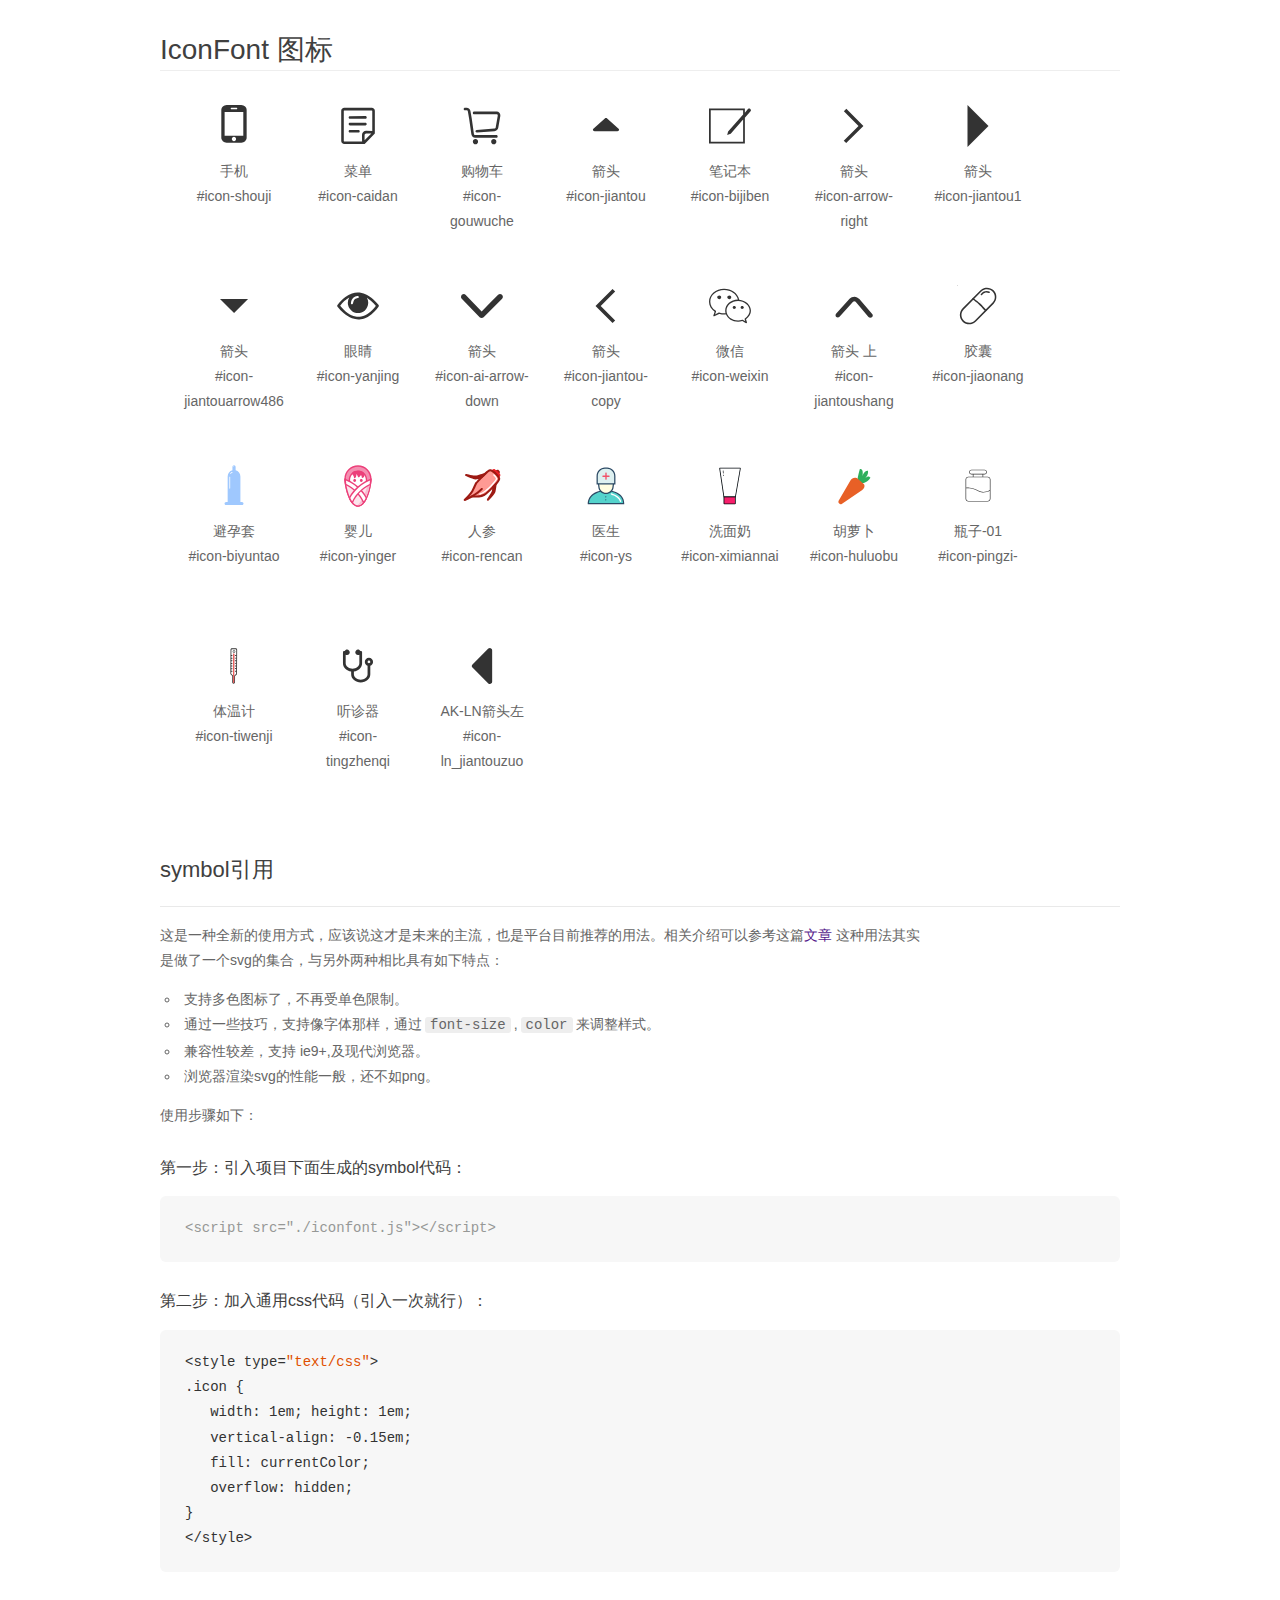
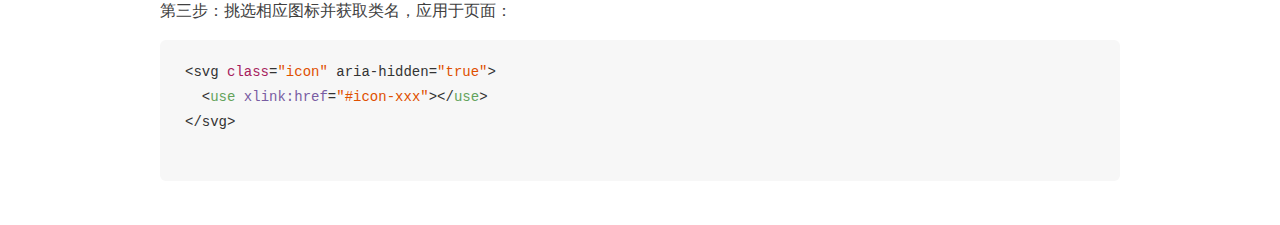
<file: yiyaowang/font/demo_symbol.html>
<!DOCTYPE html>
<html>
<head>
    <meta charset="utf-8"/>
    <title>IconFont</title>
    <link rel="stylesheet" href="demo.css">
    <script src="iconfont.js"></script>

    <style type="text/css">
        .icon {
          /* 通过设置 font-size 来改变图标大小 */
          width: 1em; height: 1em;
          /* 图标和文字相邻时，垂直对齐 */
          vertical-align: -0.15em;
          /* 通过设置 color 来改变 SVG 的颜色/fill */
          fill: currentColor;
          /* path 和 stroke 溢出 viewBox 部分在 IE 下会显示
             normalize.css 中也包含这行 */
          overflow: hidden;
        }

    </style>
</head>
<body>
    <div class="main markdown">
        <h1>IconFont 图标</h1>
        <ul class="icon_lists clear">
            
                <li>
                    <svg class="icon" aria-hidden="true">
                        <use xlink:href="#icon-shouji"></use>
                    </svg>
                    <div class="name">手机</div>
                    <div class="fontclass">#icon-shouji</div>
                </li>
            
                <li>
                    <svg class="icon" aria-hidden="true">
                        <use xlink:href="#icon-caidan"></use>
                    </svg>
                    <div class="name">菜单</div>
                    <div class="fontclass">#icon-caidan</div>
                </li>
            
                <li>
                    <svg class="icon" aria-hidden="true">
                        <use xlink:href="#icon-gouwuche"></use>
                    </svg>
                    <div class="name">购物车</div>
                    <div class="fontclass">#icon-gouwuche</div>
                </li>
            
                <li>
                    <svg class="icon" aria-hidden="true">
                        <use xlink:href="#icon-jiantou"></use>
                    </svg>
                    <div class="name">箭头</div>
                    <div class="fontclass">#icon-jiantou</div>
                </li>
            
                <li>
                    <svg class="icon" aria-hidden="true">
                        <use xlink:href="#icon-bijiben"></use>
                    </svg>
                    <div class="name">笔记本</div>
                    <div class="fontclass">#icon-bijiben</div>
                </li>
            
                <li>
                    <svg class="icon" aria-hidden="true">
                        <use xlink:href="#icon-arrow-right"></use>
                    </svg>
                    <div class="name">箭头</div>
                    <div class="fontclass">#icon-arrow-right</div>
                </li>
            
                <li>
                    <svg class="icon" aria-hidden="true">
                        <use xlink:href="#icon-jiantou1"></use>
                    </svg>
                    <div class="name">箭头</div>
                    <div class="fontclass">#icon-jiantou1</div>
                </li>
            
                <li>
                    <svg class="icon" aria-hidden="true">
                        <use xlink:href="#icon-jiantouarrow486"></use>
                    </svg>
                    <div class="name">箭头</div>
                    <div class="fontclass">#icon-jiantouarrow486</div>
                </li>
            
                <li>
                    <svg class="icon" aria-hidden="true">
                        <use xlink:href="#icon-yanjing"></use>
                    </svg>
                    <div class="name">眼睛</div>
                    <div class="fontclass">#icon-yanjing</div>
                </li>
            
                <li>
                    <svg class="icon" aria-hidden="true">
                        <use xlink:href="#icon-ai-arrow-down"></use>
                    </svg>
                    <div class="name">箭头</div>
                    <div class="fontclass">#icon-ai-arrow-down</div>
                </li>
            
                <li>
                    <svg class="icon" aria-hidden="true">
                        <use xlink:href="#icon-jiantou-copy"></use>
                    </svg>
                    <div class="name">箭头</div>
                    <div class="fontclass">#icon-jiantou-copy</div>
                </li>
            
                <li>
                    <svg class="icon" aria-hidden="true">
                        <use xlink:href="#icon-weixin"></use>
                    </svg>
                    <div class="name">微信</div>
                    <div class="fontclass">#icon-weixin</div>
                </li>
            
                <li>
                    <svg class="icon" aria-hidden="true">
                        <use xlink:href="#icon-jiantoushang"></use>
                    </svg>
                    <div class="name">箭头 上</div>
                    <div class="fontclass">#icon-jiantoushang</div>
                </li>
            
                <li>
                    <svg class="icon" aria-hidden="true">
                        <use xlink:href="#icon-jiaonang"></use>
                    </svg>
                    <div class="name">胶囊</div>
                    <div class="fontclass">#icon-jiaonang</div>
                </li>
            
                <li>
                    <svg class="icon" aria-hidden="true">
                        <use xlink:href="#icon-biyuntao"></use>
                    </svg>
                    <div class="name">避孕套</div>
                    <div class="fontclass">#icon-biyuntao</div>
                </li>
            
                <li>
                    <svg class="icon" aria-hidden="true">
                        <use xlink:href="#icon-yinger"></use>
                    </svg>
                    <div class="name">婴儿</div>
                    <div class="fontclass">#icon-yinger</div>
                </li>
            
                <li>
                    <svg class="icon" aria-hidden="true">
                        <use xlink:href="#icon-rencan"></use>
                    </svg>
                    <div class="name">人参</div>
                    <div class="fontclass">#icon-rencan</div>
                </li>
            
                <li>
                    <svg class="icon" aria-hidden="true">
                        <use xlink:href="#icon-ys"></use>
                    </svg>
                    <div class="name">医生</div>
                    <div class="fontclass">#icon-ys</div>
                </li>
            
                <li>
                    <svg class="icon" aria-hidden="true">
                        <use xlink:href="#icon-ximiannai"></use>
                    </svg>
                    <div class="name">洗面奶</div>
                    <div class="fontclass">#icon-ximiannai</div>
                </li>
            
                <li>
                    <svg class="icon" aria-hidden="true">
                        <use xlink:href="#icon-huluobu"></use>
                    </svg>
                    <div class="name">胡萝卜</div>
                    <div class="fontclass">#icon-huluobu</div>
                </li>
            
                <li>
                    <svg class="icon" aria-hidden="true">
                        <use xlink:href="#icon-pingzi-"></use>
                    </svg>
                    <div class="name">瓶子-01</div>
                    <div class="fontclass">#icon-pingzi-</div>
                </li>
            
                <li>
                    <svg class="icon" aria-hidden="true">
                        <use xlink:href="#icon-tiwenji"></use>
                    </svg>
                    <div class="name">体温计</div>
                    <div class="fontclass">#icon-tiwenji</div>
                </li>
            
                <li>
                    <svg class="icon" aria-hidden="true">
                        <use xlink:href="#icon-tingzhenqi"></use>
                    </svg>
                    <div class="name">听诊器</div>
                    <div class="fontclass">#icon-tingzhenqi</div>
                </li>
            
                <li>
                    <svg class="icon" aria-hidden="true">
                        <use xlink:href="#icon-ln_jiantouzuo"></use>
                    </svg>
                    <div class="name">AK-LN箭头左</div>
                    <div class="fontclass">#icon-ln_jiantouzuo</div>
                </li>
            
        </ul>


        <h2 id="symbol-">symbol引用</h2>
        <hr>

        <p>这是一种全新的使用方式，应该说这才是未来的主流，也是平台目前推荐的用法。相关介绍可以参考这篇<a href="">文章</a>
        这种用法其实是做了一个svg的集合，与另外两种相比具有如下特点：</p>
        <ul>
          <li>支持多色图标了，不再受单色限制。</li>
          <li>通过一些技巧，支持像字体那样，通过<code>font-size</code>,<code>color</code>来调整样式。</li>
          <li>兼容性较差，支持 ie9+,及现代浏览器。</li>
          <li>浏览器渲染svg的性能一般，还不如png。</li>
        </ul>
        <p>使用步骤如下：</p>
        <h3 id="-symbol-">第一步：引入项目下面生成的symbol代码：</h3>
        <pre><code class="lang-js hljs javascript"><span class="hljs-comment">&lt;script src="./iconfont.js"&gt;&lt;/script&gt;</span></code></pre>
        <h3 id="-css-">第二步：加入通用css代码（引入一次就行）：</h3>
        <pre><code class="lang-js hljs javascript">&lt;style type=<span class="hljs-string">"text/css"</span>&gt;
.icon {
   width: <span class="hljs-number">1</span>em; height: <span class="hljs-number">1</span>em;
   vertical-align: <span class="hljs-number">-0.15</span>em;
   fill: currentColor;
   overflow: hidden;
}
&lt;<span class="hljs-regexp">/style&gt;</span></code></pre>
        <h3 id="-">第三步：挑选相应图标并获取类名，应用于页面：</h3>
        <pre><code class="lang-js hljs javascript">&lt;svg <span class="hljs-class"><span class="hljs-keyword">class</span></span>=<span class="hljs-string">"icon"</span> aria-hidden=<span class="hljs-string">"true"</span>&gt;<span class="xml"><span class="hljs-tag">
  &lt;<span class="hljs-name">use</span> <span class="hljs-attr">xlink:href</span>=<span class="hljs-string">"#icon-xxx"</span>&gt;</span><span class="hljs-tag">&lt;/<span class="hljs-name">use</span>&gt;</span>
</span>&lt;<span class="hljs-regexp">/svg&gt;
        </span></code></pre>
    </div>
</body>
</html>
</file>
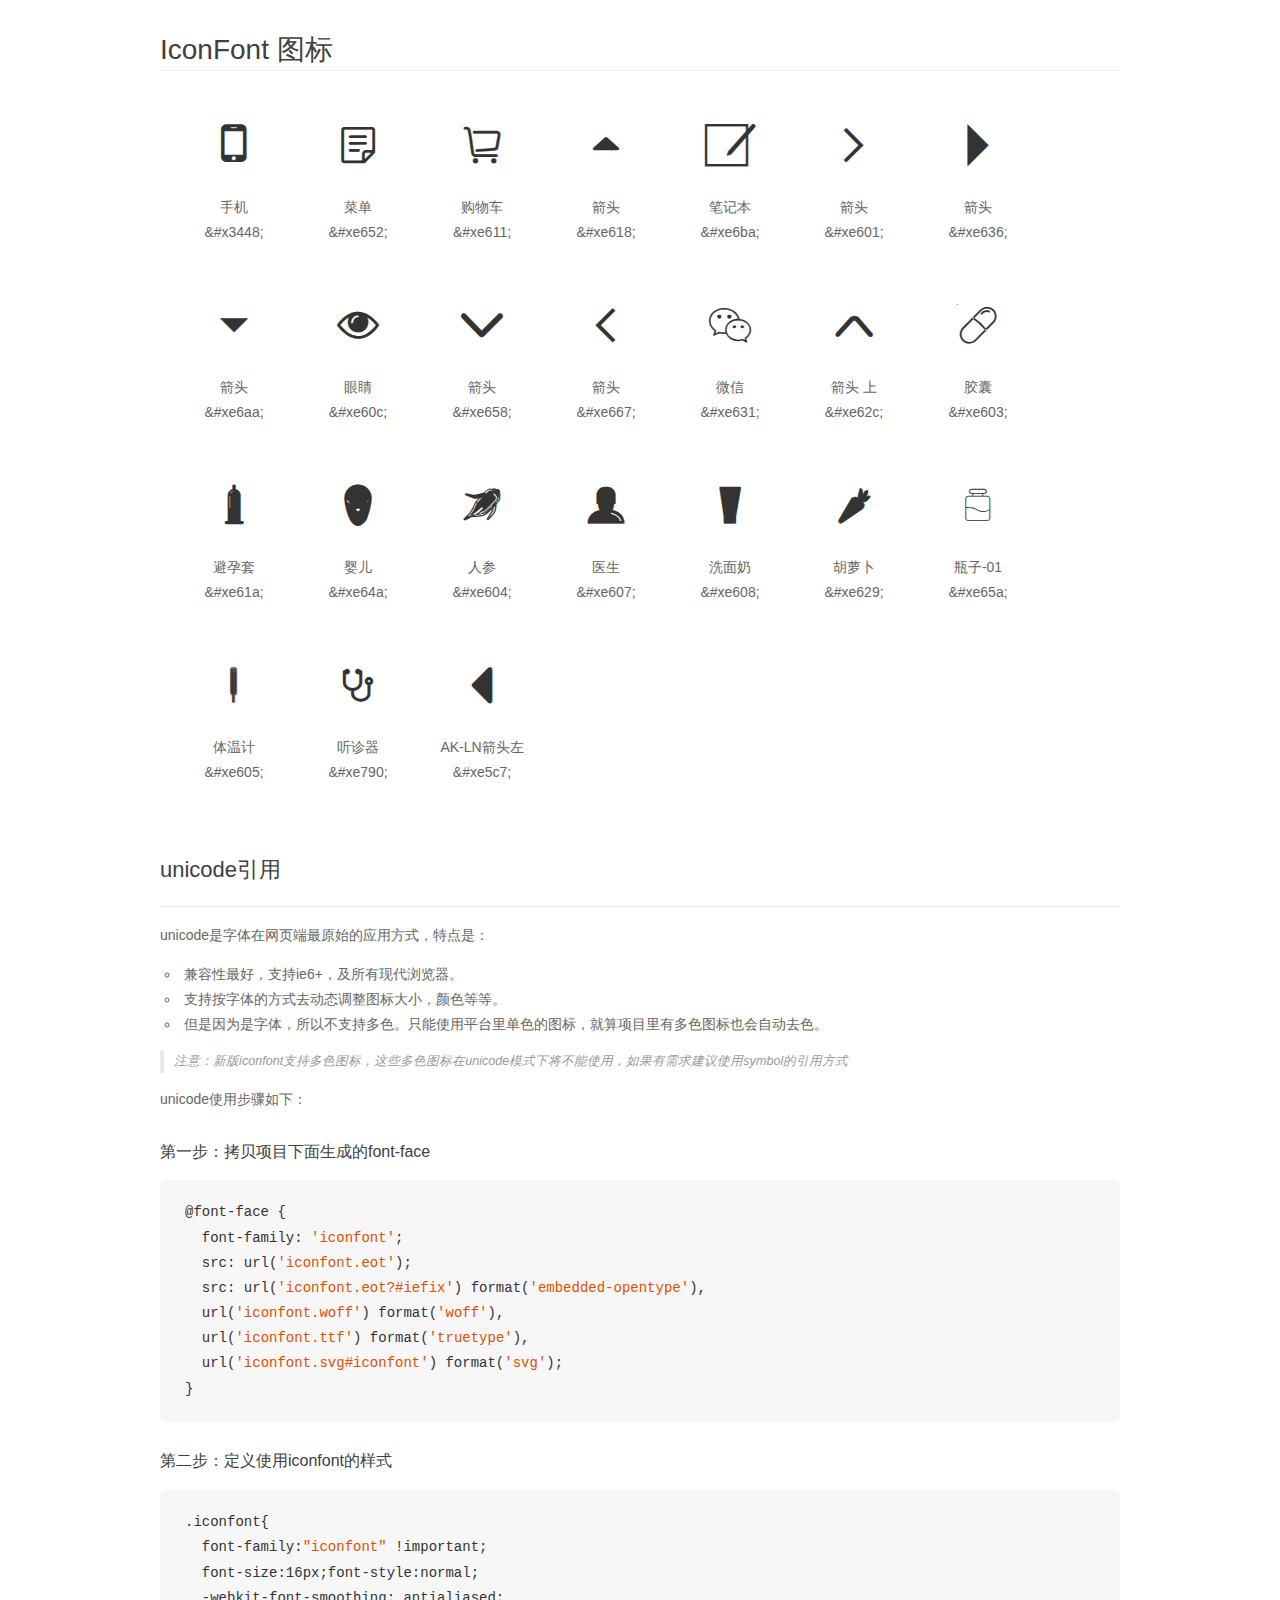
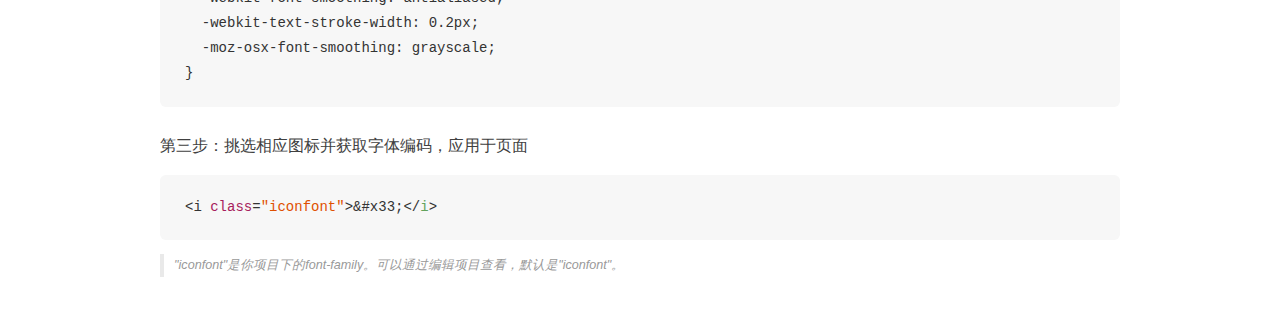
<file: yiyaowang/font/demo_unicode.html>
<!DOCTYPE html>
<html>
<head>
    <meta charset="utf-8"/>
    <title>IconFont</title>
    <link rel="stylesheet" href="demo.css">

    <style type="text/css">

        @font-face {font-family: "iconfont";
          src: url('iconfont.eot'); /* IE9*/
          src: url('iconfont.eot#iefix') format('embedded-opentype'), /* IE6-IE8 */
          url('iconfont.woff') format('woff'), /* chrome, firefox */
          url('iconfont.ttf') format('truetype'), /* chrome, firefox, opera, Safari, Android, iOS 4.2+*/
          url('iconfont.svg#iconfont') format('svg'); /* iOS 4.1- */
        }

        .iconfont {
          font-family:"iconfont" !important;
          font-size:16px;
          font-style:normal;
          -webkit-font-smoothing: antialiased;
          -webkit-text-stroke-width: 0.2px;
          -moz-osx-font-smoothing: grayscale;
        }

    </style>
</head>
<body>
    <div class="main markdown">
        <h1>IconFont 图标</h1>
        <ul class="icon_lists clear">
            
                <li>
                <i class="icon iconfont">&#x3448;</i>
                    <div class="name">手机</div>
                    <div class="code">&amp;#x3448;</div>
                </li>
            
                <li>
                <i class="icon iconfont">&#xe652;</i>
                    <div class="name">菜单</div>
                    <div class="code">&amp;#xe652;</div>
                </li>
            
                <li>
                <i class="icon iconfont">&#xe611;</i>
                    <div class="name">购物车</div>
                    <div class="code">&amp;#xe611;</div>
                </li>
            
                <li>
                <i class="icon iconfont">&#xe618;</i>
                    <div class="name">箭头</div>
                    <div class="code">&amp;#xe618;</div>
                </li>
            
                <li>
                <i class="icon iconfont">&#xe6ba;</i>
                    <div class="name">笔记本</div>
                    <div class="code">&amp;#xe6ba;</div>
                </li>
            
                <li>
                <i class="icon iconfont">&#xe601;</i>
                    <div class="name">箭头</div>
                    <div class="code">&amp;#xe601;</div>
                </li>
            
                <li>
                <i class="icon iconfont">&#xe636;</i>
                    <div class="name">箭头</div>
                    <div class="code">&amp;#xe636;</div>
                </li>
            
                <li>
                <i class="icon iconfont">&#xe6aa;</i>
                    <div class="name">箭头</div>
                    <div class="code">&amp;#xe6aa;</div>
                </li>
            
                <li>
                <i class="icon iconfont">&#xe60c;</i>
                    <div class="name">眼睛</div>
                    <div class="code">&amp;#xe60c;</div>
                </li>
            
                <li>
                <i class="icon iconfont">&#xe658;</i>
                    <div class="name">箭头</div>
                    <div class="code">&amp;#xe658;</div>
                </li>
            
                <li>
                <i class="icon iconfont">&#xe667;</i>
                    <div class="name">箭头</div>
                    <div class="code">&amp;#xe667;</div>
                </li>
            
                <li>
                <i class="icon iconfont">&#xe631;</i>
                    <div class="name">微信</div>
                    <div class="code">&amp;#xe631;</div>
                </li>
            
                <li>
                <i class="icon iconfont">&#xe62c;</i>
                    <div class="name">箭头 上</div>
                    <div class="code">&amp;#xe62c;</div>
                </li>
            
                <li>
                <i class="icon iconfont">&#xe603;</i>
                    <div class="name">胶囊</div>
                    <div class="code">&amp;#xe603;</div>
                </li>
            
                <li>
                <i class="icon iconfont">&#xe61a;</i>
                    <div class="name">避孕套</div>
                    <div class="code">&amp;#xe61a;</div>
                </li>
            
                <li>
                <i class="icon iconfont">&#xe64a;</i>
                    <div class="name">婴儿</div>
                    <div class="code">&amp;#xe64a;</div>
                </li>
            
                <li>
                <i class="icon iconfont">&#xe604;</i>
                    <div class="name">人参</div>
                    <div class="code">&amp;#xe604;</div>
                </li>
            
                <li>
                <i class="icon iconfont">&#xe607;</i>
                    <div class="name">医生</div>
                    <div class="code">&amp;#xe607;</div>
                </li>
            
                <li>
                <i class="icon iconfont">&#xe608;</i>
                    <div class="name">洗面奶</div>
                    <div class="code">&amp;#xe608;</div>
                </li>
            
                <li>
                <i class="icon iconfont">&#xe629;</i>
                    <div class="name">胡萝卜</div>
                    <div class="code">&amp;#xe629;</div>
                </li>
            
                <li>
                <i class="icon iconfont">&#xe65a;</i>
                    <div class="name">瓶子-01</div>
                    <div class="code">&amp;#xe65a;</div>
                </li>
            
                <li>
                <i class="icon iconfont">&#xe605;</i>
                    <div class="name">体温计</div>
                    <div class="code">&amp;#xe605;</div>
                </li>
            
                <li>
                <i class="icon iconfont">&#xe790;</i>
                    <div class="name">听诊器</div>
                    <div class="code">&amp;#xe790;</div>
                </li>
            
                <li>
                <i class="icon iconfont">&#xe5c7;</i>
                    <div class="name">AK-LN箭头左</div>
                    <div class="code">&amp;#xe5c7;</div>
                </li>
            
        </ul>
        <h2 id="unicode-">unicode引用</h2>
        <hr>

        <p>unicode是字体在网页端最原始的应用方式，特点是：</p>
        <ul>
        <li>兼容性最好，支持ie6+，及所有现代浏览器。</li>
        <li>支持按字体的方式去动态调整图标大小，颜色等等。</li>
        <li>但是因为是字体，所以不支持多色。只能使用平台里单色的图标，就算项目里有多色图标也会自动去色。</li>
        </ul>
        <blockquote>
        <p>注意：新版iconfont支持多色图标，这些多色图标在unicode模式下将不能使用，如果有需求建议使用symbol的引用方式</p>
        </blockquote>
        <p>unicode使用步骤如下：</p>
        <h3 id="-font-face">第一步：拷贝项目下面生成的font-face</h3>
        <pre><code class="lang-js hljs javascript">@font-face {
  font-family: <span class="hljs-string">'iconfont'</span>;
  src: url(<span class="hljs-string">'iconfont.eot'</span>);
  src: url(<span class="hljs-string">'iconfont.eot?#iefix'</span>) format(<span class="hljs-string">'embedded-opentype'</span>),
  url(<span class="hljs-string">'iconfont.woff'</span>) format(<span class="hljs-string">'woff'</span>),
  url(<span class="hljs-string">'iconfont.ttf'</span>) format(<span class="hljs-string">'truetype'</span>),
  url(<span class="hljs-string">'iconfont.svg#iconfont'</span>) format(<span class="hljs-string">'svg'</span>);
}
</code></pre>
        <h3 id="-iconfont-">第二步：定义使用iconfont的样式</h3>
        <pre><code class="lang-js hljs javascript">.iconfont{
  font-family:<span class="hljs-string">"iconfont"</span> !important;
  font-size:<span class="hljs-number">16</span>px;font-style:normal;
  -webkit-font-smoothing: antialiased;
  -webkit-text-stroke-width: <span class="hljs-number">0.2</span>px;
  -moz-osx-font-smoothing: grayscale;
}
</code></pre>
        <h3 id="-">第三步：挑选相应图标并获取字体编码，应用于页面</h3>
        <pre><code class="lang-js hljs javascript">&lt;i <span class="hljs-class"><span class="hljs-keyword">class</span></span>=<span class="hljs-string">"iconfont"</span>&gt;&amp;#x33;<span class="xml"><span class="hljs-tag">&lt;/<span class="hljs-name">i</span>&gt;</span></span></code></pre>

        <blockquote>
        <p>"iconfont"是你项目下的font-family。可以通过编辑项目查看，默认是"iconfont"。</p>
        </blockquote>
    </div>


</body>
</html>
</file>
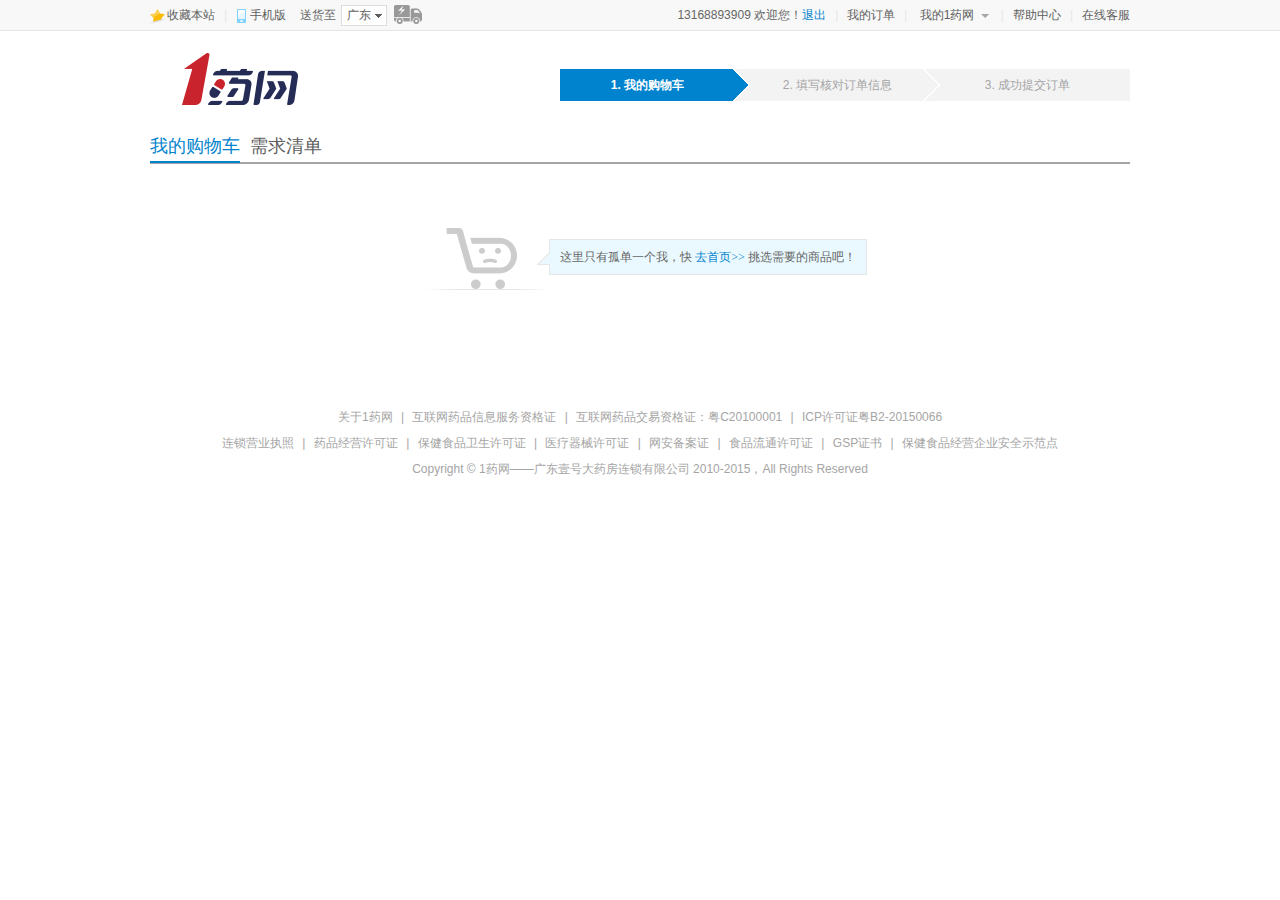
<file: yiyaowang/html/cart.html>
<!DOCTYPE html>
<html lang="en">
    <head>
        <meta charset="utf-8">
        <link rel="stylesheet" type="text/css" href="../css/base.css" />
        <link rel="stylesheet" type="text/css" href="../css/cart.css" />
    </head>
    <body>
    <div id="all">
         <div id="main">
            <!-- new stepInfo cart -->
            <!-- header END -->
            <!-- main BEGIN -->
            <div id="cartbody">                
            <!-- check promotion -->

            <style>
                #logininfo img{
                    width:80px;
                    height:20px;
                    float:left;
                    padding-top:5px;
                    padding-right:5px;
                }
            </style>

            <div class="site-nav">
                <div class="site-nav-bd">
                
                    <ul class="site-nav-bd-l">
                        <li class="menu">
                            <div class="menu-hd"><a href="javascript:bookmark();" class="favorite" target="_self"><em></em><span>收藏本站</span></a>
                            </div>
                        </li>
                        <li class="site-nav-pipe">|</li>
                        <li class="menu">
                            <div class="menu-hd"><a href="//app.111.com.cn/" class="tell" target="_blank"><em></em><span>手机版</span></a>
                            </div>
                        </li>
                        <li class="menu">
                            <div class="menu-hd province_box"><span>送货至</span><a href="javascript:void(0);" class="province_name" id="usersProvince"><b>广东</b></a>
                                <ul class="hd_provinceList" id="headerAllProvince" style="display: none;">
                                    <li><i>A</i><a href="#" target="_self" id="p_13">安徽</a></li>
                                    <li><i>B</i><a href="#" target="_self" id="p_2">北京</a></li>
                                    <li><i>C</i><a href="#" target="_self" id="p_7">重庆</a></li>
                                    <li><i>G</i><a href="#" target="_self" id="p_20">广东</a><a href="#" target="_self" id="p_21">广西</a><a href="#" target="_self" id="p_23">贵州</a><a href="#" target="_self" id="p_27">甘肃</a></li>
                                    <li><i>F</i><a href="#" target="_self" id="p_14">福建</a></li>
                                    <li><i>H</i><a href="#" target="_self" id="p_4">河北</a><a href="#" target="_self" id="p_11">黑龙江</a><a href=" #" target="_self" id="p_22">海南</a><a href="#" target="_self" id="p_18">湖北</a><a href="#" target="_self" id="p_19">湖南</a><a href="#" target="_self" id="p_17">河南</a></li>
                                    <li><i>J</i><a href="#" target="_self" id="p_5">江苏</a><a href="#" target="_self" id="p_10">吉林</a><a href=" #" target="_self" id="p_15">江西</a></li>
                                    <li><i>L</i><a href="#" target="_self" id="p_9">辽宁</a></li>
                                    <li><i>N</i><a href="#" target="_self" id="p_8">内蒙古</a><a href="#" target="_self" id="p_30">宁夏</a></li>
                                    <li><i>Q</i><a href="#" target="_self" id="p_28">青海</a></li>
                                    <li><i>S</i><a href="#" target="_self" id="p_1">上海</a><a href="#" target="_self" id="p_16">山东</a><a href="#" target="_self" id="p_32">山西</a><a href="#" target="_self" id="p_12">四川</a><a href="#" target="_self" id="p_26">陕西</a></li>
                                    <li><i>T</i><a href="#" target="_self" id="p_3">天津</a></li>
                                    <li><i>X</i><a href="#" target="_self" id="p_25">西藏</a><a href="#" target="_self" id="p_29">新疆</a></li>
                                    <li><i>Y</i><a href="#" target="_self" id="p_24">云南</a></li>
                                    <li><i>Z</i><a href="#" target="_self" id="p_6">浙江</a></li>
                                </ul>
                            </div>
                        </li>
                    </ul>
                    
                    <ul class="site-nav-bd-r">
                        <li class="menu">
                            <div class="menu-hd" id="logininfo"><span>13168893909 欢迎您！</span><a class="blue" href="login.html" target="_self">退出</a></div>
                        </li>
                        <li class="site-nav-pipe">|</li>
                        <li class="menu">
                            <div class="menu-hd"><a href="//my.111.com.cn/ucenter/orderList.action" target="_self">我的订单</a></div>
                        </li>
                        <li class="site-nav-pipe">|</li>
                        <li class="menu">
                            <div class="menu-hd">
                            <a href="//my.111.com.cn/ucenter/myCenter.action" class="myyaowang" target="_self">&nbsp;我的1药网&nbsp;</a>
                                <div id="menu_bd_orther" class="menu_bd">
                                <ul class="menu_bd_panel" style="display: none;">
                                  <li><a href="//my.111.com.cn/ucenter/orderList.action" target="_self">我的订单</a></li>
                                  <li><a href="//my.111.com.cn/ucenter/queryCoupon.action" target="_self">我的优惠券</a></li>
                                  <li><a href="//my.111.com.cn/ucenter/myFavorite.action" target="_self">我的收藏夹</a></li>
                                  <li><a href="//my.111.com.cn/ucenter/reviewList.action" target="_self">评价商品</a></li>
                                  <li><a href="//my.111.com.cn/ucenter/privateTag.action" target="_self">我的私人订制</a></li> 
                                </ul>
                              </div>
                            </div>
                        </li>
                        <li class="site-nav-pipe">|</li>
                        <li class="menu">
                            <div class="menu-hd"><a href="//www.111.com.cn/cmsPage/origPage/14038.html?topicId=14038" target="_blank">帮助中心</a></div>
                        </li>
                        <li class="site-nav-pipe">|</li>
                        <li class="menu">
                            <div class="menu-hd"><a href="javascript:;" onclick="NTKF.im_openInPageChat('yy_1000_1432121914627');">在线客服</a>
                            </div>
                        </li>
                    </ul>
                    
                </div>
            </div>


            <div class="c_head">
                <h1 id="logo"> <a title="壹号药网" target="_top" class="logo" href="../index.html">壹号药网<span class="i"></span></a> </h1>
            </div>

            <input type="hidden" title="购物车:0,需求清单:1" id="cartType" value="0">
            <input type="hidden" title="需求清单选中商家数量" id="checkVenderCount" value="0">

            <div class="c_content">                
                <div class="flow-steps">
                    <ol class="num5">
                        <li class="current">
                            <span>1. 我的购物车</span>
                        </li>
                        <li>
                            <span>2. 填写核对订单信息</span>
                        </li>
                        <li class="last">
                            <span>3. 成功提交订单</span>
                        </li>
                    </ol>
                </div>
                <div class="cart-first-bar">
                    <ul>
                        <li class="mycarttitle changeCart active" data-type="cart" onclick="window.location.href='cart.html'">
                            我的购物车
                        </li>
                        <li class="myneedtitle changeCart " data-type="need" onclick="window.location.href='cart.html'">
                            需求清单
                        </li>
                    </ul>
                </div>
                <div class="empty_box">
                    <!-- login -->
                        <div class="e_inner">                               
                            <i class="e_icon"></i>
                            <div class="e_text">
                                <i class="e_tbg"></i> 这里只有孤单一个我，快
                                <a href="../index.html" class="blue"><b>去首页<span class="gt">&gt;&gt;</span>
                                </b>
                                </a>挑选需要的商品吧！
                            </div>
                        </div>
                    
                    <!-- login end-->

                    <!-- logout-->
                    
                    <!-- logout end-->
                </div>
                <div class="full_box" style="display:none;">
                    <div class="cart-main">
                        <div class="cart-table-th">
                            <div class="wp">
                                <div class="th th-chk">
                                    <div class="select-all J_SelectAll">
                                        <label>
                                            <label class="cart-checkbox  cart-checkbox-selected  ">
                                                <input type="checkbox" onclick="checkAll(this);" name="allselect" autocomplete="off" checked="checked">
                                                <span>勾选此店铺下所有商品</span></label>
                                            全选
                                        </label>

                                    </div>
                                </div>
                                <div class="th th-item">
                                    商品信息
                                </div>
                                <div class="th th-price">
                                    金额
                                </div>
                                <div class="th th-amount">
                                    数量
                                </div>
                                <div class="th th-weight">
                                    重量
                                </div>
                                <div class="th th-location">
                                    &nbsp;
                                </div>
                                <div class="th th-sum">
                                    小计
                                </div>
                                <div class="th th-op">
                                    操作
                                </div>
                            </div>
                        </div>
                        <div class="orderHolder">
                            <!-- 店铺头 -->
                            <div class="itemHeShop clearfix">
                                <label class="cart-checkbox  cart-checkbox-selected  ">
                                <input type="checkbox" onclick="checkVenderAll(this,'2011102716210000');" name="allselect" autocomplete="off" checked="checked">
                                <span>勾选此店铺下所有商品</span></label>
                                <a class="makePoint" title="1药网" href="javascript:;" style="float:left">1药网</a>
                                <!-- <span class="fare_cost">
                                </span> -->
                            </div>
                            <!-- 店铺商品 -->
                            <div class="cart_goods">
                                <input type="hidden" class="bfd" itemid="50077490" price="388.0" itemcount="1" catalogid="953783" catalogname="补血补气">
                                <div class="item-body clearfix  ">
                                    <!-- <ul class="item-content clearfix">
                                        <li class="td td-chk">
                                            <div class="td-inner">
                                                <input type="hidden" name="cart_pid" value="50077490" id="cart_ref_50077490">
                                                <input type="hidden" name="cart_pid" value="1" id="cart_itype_50077490">
                                                <label class="cart-checkbox cart-checkbox-selected ">
                                                <input type="checkbox" onclick="checkItemStatus(this);" value="50077490" itype="1" name="cart2Checkbox" autocomplete="off" checked="true">
                                                <span>勾选此店铺下所有商品</span>
                                                </label>
                                            </div>
                                        </li>
                                        <li class="td td-item">
                                            <div class="td-inner">
                                                <div class="item-pic">
                                                    <a href="//www.111.com.cn/product/50077490.html" target="_blank"><img onerror="imgERROR(this, 'no_pic_50_50.jpg')" src="https://p2.maiyaole.com/img/50077/50077490/50_50.jpg?a=2024541730" alt="福牌阿胶 阿胶 250g" class="itempic">
                                                    </a>
                                                </div>
                                                <div class="item-info">
                                                   <a href="//www.111.com.cn/product/50077490.html" target="_blank" class="item-title">福牌阿胶 阿胶 250g</a>
                                                    <div class="result_txt clearfix">
                                                        <p>【<i> 250g </i>】<br> </p>
                                                        <input id="selectValue_50077490" type="hidden" value="">
                                                        <input id="selectValueInfo_50077490" type="hidden" value="">
                                                        <div class="revise_div"><a href="javascript:void(0);" class="modify_txt" id="modify_txt_50077490" specialid="50077490" specialno="1600963839" specialtype="1" specialrefmainitemid="50077490" catalogid="953783">修改</a>
                                                            <div class="pop_info" id="pop_info_50077490">
                                                            </div>
                                                        </div>
                                                    </div>
                                                            
                                                </div>
                                            </div>
                                        </li>
                                        <li class="td td-price">
                                            <div class="td-inner">
                                                <em>¥</em>388.0
                                            </div>
                                        </li>
                                        <li class="td td-amount">
                                            <div class="td-inner" limitbuy="0" catal="0">
                                                <div class="item-amount ">
                                                    <input type="button" class="btn-reduce" onclick="minusitem(this)">
                                                    <input name="a" refmainitemid="50077490" itemid="50077490" itype="1" id="w7c50077490_1_50077490" class="text-amount" maxlength="3" value="1" onchange="prompt(this)" type="text" autocomplete="off">
                                                    <!---->
                                                    <!---->
                                                    <!--||(errorMsg.length()>0-->
                                                   <!--  <input type="button" class="btn-plus" onclick="additem(this)">
                                                </div>
                                                <div class="amount-msg" style="display: none;" id="w7t50077490_1_50077490">
                                                    商品数量已修改为&nbsp;<span style="color: red;">1</span>
                                                    <em></em>
                                                </div>
                                             </div>   -->
                                        <!-- </li>
                                        <li class="td td-weight">
                                            <div class="td-inner">
                                                <em class="number">0.46kg</em>
                                            </div>
                                        </li>
                                        <li class="td td-location">
                                            <div class="td-inner">
                                                有货
                                            </div>  
                                        </li>
                                        <li class="td td-sum">
                                            <div class="td-inner red">
                                                <em>¥</em>
                                                388.00
                                            </div>
                                        </li>
                                        <li class="td td-op">
                                            <div class="td-inner">
                                                
                                                    <a id="favorites_1179343" class="fav" href="javascript:void(0);" onclick="javascript:addFavoriteCart(50077490);return false;">收藏</a>
                                                
                                                <a href="javascript:;" onclick="deleteitem(50077490,1,50077490)" class="deleteButton">删除</a>
                                            </div>
                                        </li>
                                    </ul>   --> 
                                </div>
                            </div>
                            <!-- 店铺尾 -->
                            <div class="clearfix">
                                <ul class="dianzongji">
                                    <li>重量合计<span class="red zltotal">0.50kg</span>
                                    </li><li>运费<span class="red"><b>¥</b>0.00</span></li>
                                    <li>优惠<span class="red"><b>¥</b>0.00</span></li>
                                    <li>商品金额<span class="red goodsall"><b>¥</b>506.00</span></li>
                                </ul>
                            </div>
                        </div>
                        <!-- </div> -->
                        <ul class="cartOperation">
                        </ul>
                        <div class="float_bar clearfix" id="cart_float" style="position: relative;">
                            <ul class="cartOperation">
                                <li>
                                    <label class="cart-checkbox  cart-checkbox-selected  ">
                                    <input type="checkbox" onclick="checkAll(this);" name="allselect" autocomplete="off" checked="checked" class="checkallbox">
                                    <span>勾选此店铺下所有商品</span></label>全选
                                </li>
                                <li class="operations"> <a href="javascript:void(0);" onclick="deleteCheckedItem();return false;">删除</a> </li>                        
                                <li class="clearitem"> <a href="javascript:void(0);" onclick="deleteall();" id="clearAllCart">清空购物车</a> 
                                </li> 
                            </ul>
                            <!--商品总价位置变化与继续购物样式变化-->
                            <div class="pay_bar clearfix">
                                <div class="price_check_box addsty">
                                    <p class="item"> <span class="t">商品总重：</span> <span class="allzhongliang">0.5kg</span> </p>
                                    <!--p class="item"> <span class="t">总价：</span>&yen; <span>506.0</span> </p-->
                                    <p class="item"> <span class="t">优惠：</span> - ¥ <span>0.0</span> </p>
                                    <p class="item"> <span class="t">运费：</span><b class="red"> ¥ <span>0.0</span> </b> </p>
                                    <p class="total_item">商品总价 <b>¥</b>
                                    <span class="allprice">506.00</span>
                                    </p>
                                </div>
                            </div>
                            <ul class="c_pay">
                                <li class="wrap_btn">
                                    <a class="btn_order goshopping" id="shoppingCart2Index" href="goodlist.html">继续购物</a>
                                    <a class="btn_order" onclick=alert("暂不支持购买，如有需要请线下药店自行购买") href="javascript:void(0);">去结算</a>
                                </li>
                            </ul>
                        </div> 
                    </div>
                </div>               
                <!--请在购物车页展示推荐栏位置添加以下div-->
                <div id="bfd_screc"></div>
                <div id="bfd_screc2"></div>    <!--弹出层-->

                <!--结算内容-->
                <!--凑单换购-->
                <div class="bottom_prod" id="redemptionPromotionList" style="display:none;"></div>
                <!--凑单换购-->

                <!--帮你免邮-->
                <input type="hidden" id="cartThefei" value="0.0">
                <a id="mianyou"></a>
                <div class="bottom_prod" id="mianyoucart" style="display: none;">
                </div>
                <input type="hidden" id="cartHasPrescription" value="0">
                <div class="pop_div com_pop w426" style="display: none;" id="kfDialogDiv">
                    <div class="title_div"><a class="closeBtn" href="javascript:;" onclick="javascript:$('#kfDialogDiv').hide();">&nbsp;</a>温馨提示</div>
                    <p class="com_notes"><i></i>结算商品中包含处方药，请联系药师。</p>
                    <ul class="com_btn_list clearfix">
                        <li><a class="bule_btn w167" target="_self" rel="nofollow" href="javascript:;" onclick="NTKF.im_openInPageChat('yy_1000_1432121505109');">联系药师</a></li>
                    </ul>
                </div>
            </div>

            </div><div id="nTalk_post_hiddenElement" style="left: -10px; top: -10px; visibility: hidden; display: none; width: 1px; height: 1px;"></div>
                <!-- main END -->
        </div>
            <!-- footer BEGIN -->
        <div class="footer">

            <p>
            <a href="//www.111.com.cn/cmsPage/2015012602/" target="_blank">关于1药网</a>
            |
            <a href="//www.111.com.cn/cmsPage/2013101401/zhengshi.html" rel="nofollow" target="_blank">互联网药品信息服务资格证</a>
            |
            <a href="//www.111.com.cn/cmsPage/2013101402/zhengshi.html" rel="nofollow" target="_blank">互联网药品交易资格证：粤C20100001</a>
            |
            <a href="//www.miibeian.gov.cn/" target="_blank">ICP许可证粤B2-20150066</a>
            </p>

            <p>
            <a href="//p1.maiyaole.com/images/201306/images/describe/lsyyzzzs.jpg" target="_blank">连锁营业执照</a>
            |
            <a href="//www.111.com.cn/cmsPage/2013101405/zhengshi.html" target="_blank">药品经营许可证</a>
            |
            <a href="//www.111.com.cn/cmsPage/2013101403/zhengshi.html" target="_blank">保健食品卫生许可证</a>
            |
            <a href="//www.111.com.cn/cmsPage/2013101407/zhengshi.html" target="_blank">医疗器械许可证</a>
            |
            <a href="//www.111.com.cn/315Web/" target="_blank">网安备案证</a>
            |
            <a href="//www.111.com.cn/cmsPage/2013101404/zhengshi.html" target="_blank">食品流通许可证</a>
            |
            <a href="//www.111.com.cn/cmsPage/2013101408/zhengshi.html" target="_blank">GSP证书</a>
            |
            <a href="//www.111.com.cn/cmsPage/2014031002/index.html">保健食品经营企业安全示范点</a>
            </p>

            <p>Copyright © 1药网——广东壹号大药房连锁有限公司 2010-2015，All Rights Reserved</p>
        </div>
    </div> 
        <script type="text/javascript" src="../js/common.js"></script>
        <script type="text/javascript" src="../js/cart.js"></script>
    </body>
</html>
</file>
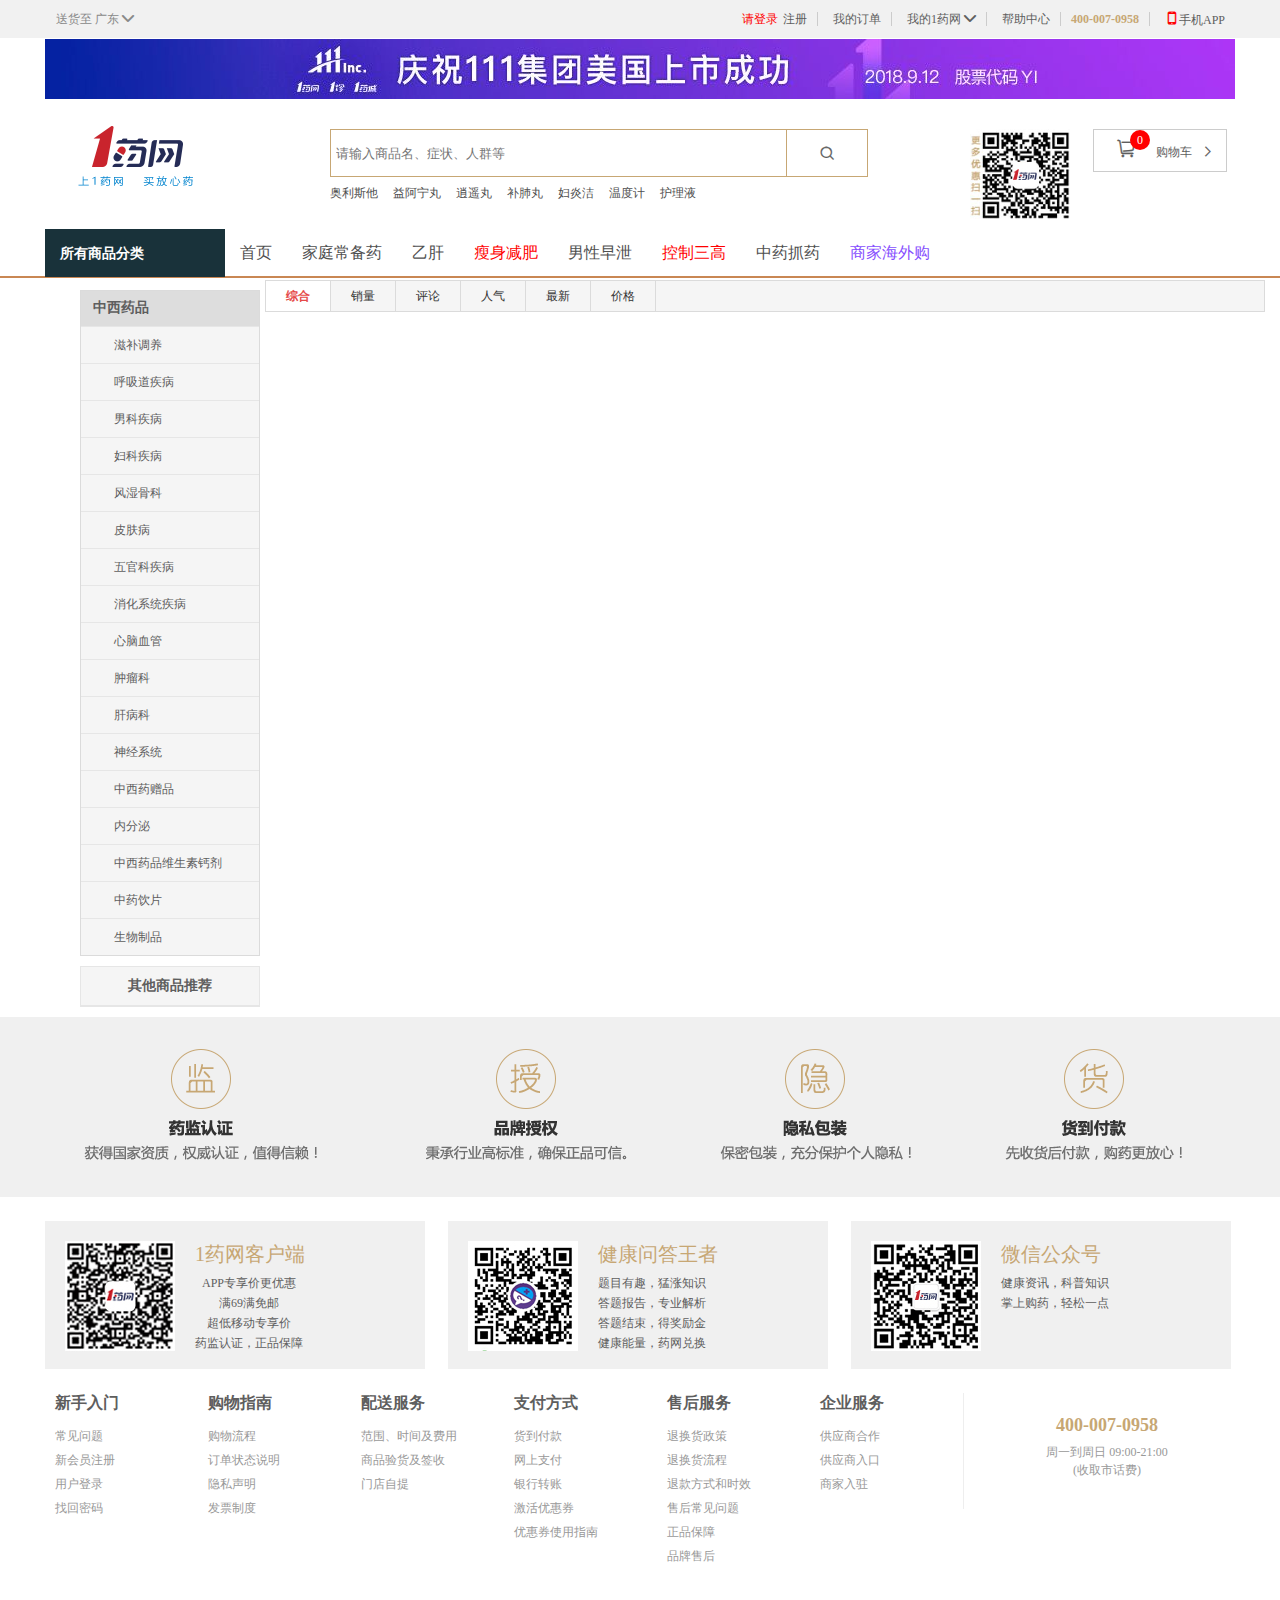
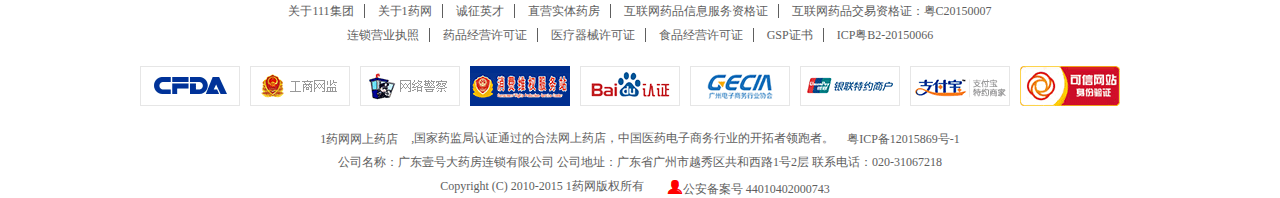
<file: yiyaowang/html/goodlist.html>
<!DOCTYPE html>
<html lang="en">
    <head>
        <meta charset="utf-8">
        <link rel="stylesheet" type="text/css" href="../css/base.css" />
        <link rel="stylesheet" type="text/css" href="../css/goodslist.css" />

    </head>
    <body>
    <div id="all">
        <div id="top">
            <div class="container">
                <div class="place"><span>送货至
                    <span class="topplace">广东</span>
                    <i class="icon icon-jiantoukx"></i></span>
                    <ul>
                        <li>A<a href="#">安徽</a></li>
                        <li>B<a href="#">北京</a></li>
                        <li>C<a href="#">重庆</a></li>
                        <li>G<a href="#">广东</a>
                        <a href="#">广西</a>
                        <a href="#">贵州</a>
                        <a href="#">甘肃</a></li>
                        <li>F<a href="#">福建</a></li>
                        <li>H<a href="#">河北</a>
                        <a href="#">黑龙江</a>
                        <a href="#">海南</a>
                        <a href="#">湖北</a>
                        <a href="#">湖南</a>
                        <a href="#">河南</a>
                        </li>
                        <li>J<a href="#">江苏</a>
                        <a href="#">吉林</a>
                        <a href="#">江西</a></li>
                        <li>L<a href="#">辽宁</a></li>
                        <li>N<a href="#">内蒙古</a><a href="#">宁夏</a></li>
                        <li>Q<a href="#">青海</a></li>
                        <li>S<a href="#">上海</a><a href="#"></a>
                        <a href="#">山东</a>
                        <a href="#">山西</a>
                        <a href="#">四川</a>
                        <a href="#">陕西</a></li>
                        <li>T<a href="#">天津</a></li>
                        <li>X<a href="#">西藏</a><a href="#">新疆</a></li>
                        <li>Y<a href="#">云南</a></li>
                        <li>Z<a href="#">浙江</a></li>
                    </ul>
                </div>
                <ul class="topr fr">
                    <li><span><a href="../html/login.html">请登录</a><a href="../html/registe.html">注册</a></span></li>
                    <li><span><a href="#">我的订单</a></span></li>
                    <li class="toprt">
                        <span><a href="#">我的1药网 </a><i class="icon icon-jiantoukx"></i></span>
                        <ul>
                            <li><a href="#">我的优惠券</a></li>
                            <li><a href="#">我的收藏夹</a></li>
                            <li><a href="#">商品评价</a></li>
                            <li><a href="#">我的私人订制</a></li>
                        </ul>
                    </li>
                    <li><span><a href="#">帮助中心</a></span></li>
                    <li><span>400-007-0958</span></li>
                    <li><span><a href="#"><i class="icon icon-shouji"></i>手机APP</a></span></li>
                </ul>
            </div>
        </div>
        <div id="search">
            <div class="container">
                <img src="../images/1.jpg" />
                <h1>壹药网</h1>
                <a class="logo fl" href="../index.html"></a>
                <div class="searchc fl">
                    <input type="text" placeholder="请输入商品名、症状、人群等" />
                    <div><i class="icon2 icon2-fangdajing"></i></div>
                    <ul>
                        <li><a href="#">奥利斯他</a></li>
                        <li><a href="#">益阿宁丸</a></li>
                        <li><a href="#">逍遥丸</a></li>
                        <li><a href="#">补肺丸</a></li>
                        <li><a href="#">妇炎洁</a></li>
                        <li><a href="#">温度计</a></li>
                        <li><a href="#">护理液</a></li>
                    </ul>
                </div>
                <div class="erweima fr">
                    <img src="../images/3.png" />
                    <div class="toubucart">
                        <i class="icon icon-gouwuche"></i><i class="gouwuche">0</i><span onclick = "window.location.href='html/cart.html'">购物车</span><i class="icon icon-jiantouky"></i>
                    </div>
                    <div id="minicart_list" class="minicart_list">
                        <div class="list_detail">
                            <ul style="display:block;" class="cartgoods"></ul>
                            <div class="checkout_box">
                                <p class="clearfix">
                                    <span class="fl"> 共<em class="fstrong zongshu">7</em>件商品</span><span class="fr">合计：￥<em class="fstrong zongjia">289.7</em></span>
                                </p>    
                                <p id="miniCart_p2" style="display: none;">
                                    <span style="color: gray;"> 满百免运费 </span>
                                </p>
                                <a rel="nofollow" class="checkout_btn fr" href="cart.html" target="_self"> 去结算 </a>
                            </div>
                            <div class="none_tips">
                                <i></i>
                                <p>&nbsp;&nbsp;&nbsp;您的购物车里还没有商品，立刻去购买吧。</p>
                            </div>
                        </div>
                    </div>
                </div>
            </div>
        </div>
        <div id="nav">
            <div class="container">
                <ul class="nav1">
                    <li class="nav_t">
                        <a href="#" class="white">所有商品分类</a>
                        <ul class="nav2">
                            <li>
                                <i class="icon icon-jiaonang"></i>
                                <a href="#">中西药品</a>
                                <div class="nav3">
                                    <div class="nav31">
                                        <dl>
                                            <dt><a href="#">男性疾病</a></dt>
                                            <dd><a href="#">阳痿早泄</a></dd>
                                            <dd><a href="#">男性不孕症</a></dd>
                                            <dd><a href="#">前列腺炎</a></dd>
                                            <dd><a href="#">肾病</a></dd>
                                            <dd><a href="#">泌尿系统疾病</a></dd>
                                            <dd><a href="#">补肾</a></dd>
                                        </dl>
                                        <dl>
                                            <dt><a href="#">滋养调养</a></dt>
                                            <dd><a href="#">补气补血</a></dd>
                                            <dd><a href="#">补肾补阳</a></dd>
                                            <dd><a href="#">减肥瘦身</a></dd>
                                            <dd><a href="#">增强免疫力</a></dd>
                                            <dd><a href="#">安眠助眠</a></dd>
                                            <dd><a href="#">免疫调节</a></dd>
                                        </dl>
                                        <dl>
                                            <dt><a href="#">心脑血管</a></dt>
                                            <dd><a href="#">高血压</a></dd>
                                            <dd><a href="#">脑血管病</a></dd>
                                            <dd><a href="#">冠心病</a></dd>
                                            <dd><a href="#">高血脂</a></dd>
                                            <dd><a href="#">心绞痛</a></dd>
                                            <dd><a href="#">静脉舒张</a></dd>
                                            <dd><a href="#">心力衰竭</a></dd>
                                            <dd><a href="#">血液病</a></dd>
                                        </dl>
                                        <dl>
                                            <dt><a href="#">神经系统</a></dt>
                                            <dd><a href="#">抑郁症</a></dd>
                                            <dd><a href="#">癫痫</a></dd>
                                            <dd><a href="#">帕金森</a></dd>
                                            <dd><a href="#">精神分裂症</a></dd>
                                            <dd><a href="#">老年痴呆</a></dd>
                                            <dd><a href="#">中风</a></dd>
                                            <dd><a href="#">神经性疼痛</a></dd>
                                            <dd><a href="#">多动症</a></dd>
                                        </dl>
                                        <dl>
                                            <dt><a href="#">内分泌科</a></dt>
                                            <dd><a href="#">糖尿病</a></dd>
                                            <dd><a href="#">甲状腺疾病</a></dd>
                                        </dl>
                                    </div>
                                    <div class="nav32">
                                        <dl>
                                            <dt><a href="#">风湿骨科</a></dt>
                                            <dd><a href="#">风湿类风湿</a></dd>
                                            <dd><a href="#">骨关节炎</a></dd>
                                            <dd><a href="#">跌打骨伤</a></dd>
                                            <dd><a href="#">腰椎病</a></dd>
                                            <dd><a href="#">骨质疏松</a></dd>
                                            <dd><a href="#">通风</a></dd>
                                            <dd><a href="#">外用贴膏</a></dd>
                                            <dd><a href="#">器官移植</a></dd>
                                            <dd><a href="#">骨质增生</a></dd>
                                            <dd><a href="#">股骨头坏死</a></dd>
                                        </dl>
                                        <dl>
                                            <dt><a href="#">皮肤病</a></dt>
                                            <dd><a href="#">皮炎廯症</a></dd>
                                            <dd><a href="#">脱发</a></dd>
                                            <dd><a href="#">银屑病</a></dd>
                                            <dd><a href="#">痤疮</a></dd>
                                            <dd><a href="#">白癜风</a></dd>
                                            <dd><a href="#">尖锐湿疣</a></dd>
                                            <dd><a href="#">黄褐斑</a></dd>
                                            <dd><a href="#">疤痕</a></dd>
                                            <dd><a href="#">灰指甲</a></dd>
                                            <dd><a href="#">疱疹</a></dd>
                                            <dd><a href="#">烧烫创伤</a></dd>
                                            <dd><a href="#">过敏</a></dd>
                                        </dl>
                                        <dl>
                                            <dt><a href="#">呼吸道疾病</a></dt>
                                            <dd><a href="#">感冒发烧</a></dd>
                                            <dd><a href="#">咳嗽</a></dd>
                                            <dd><a href="#">上火</a></dd>
                                            <dd><a href="#">小儿感冒</a></dd>
                                            <dd><a href="#">哮喘</a></dd>
                                            <dd><a href="#">支气管炎</a></dd>
                                            <dd><a href="#">慢性阻塞性肺疾病</a></dd>
                                        </dl>
                                        <dl>
                                            <dt><a href="#">肝病科</a></dt>
                                            <dd><a href="#">乙肝</a></dd>
                                            <dd><a href="#">保肝护肝</a></dd>
                                            <dd><a href="#">胆结石</a></dd>
                                            <dd><a href="#">免疫调节</a></dd>
                                            <dd><a href="#">肝纤维化肝硬化</a></dd>
                                            <dd><a href="#">胆道疾病</a></dd>
                                            <dd><a href="#">脂肪肝</a></dd>
                                        </dl>    
                                    </div>
                                    <div class="nav33">
                                        <dl>
                                            <dt><a href="#">消化系统疾病</a></dt>
                                            <dd><a href="#">胃炎</a></dd>
                                            <dd><a href="#">胃肠溃烂</a></dd>
                                            <dd><a href="#">结肠炎</a></dd>
                                            <dd><a href="#">消化不良</a></dd>
                                            <dd><a href="#">便秘</a></dd>
                                            <dd><a href="#">腹泻</a></dd>
                                            <dd><a href="#">痔疮</a></dd>
                                            <dd><a href="#">小儿肠胃病</a></dd>
                                        </dl>
                                        <dl>
                                            <dt><a href="#">五官科疾病</a></dt>
                                            <dd><a href="#">鼻炎</a></dd>
                                            <dd><a href="#">咽喉炎</a></dd>
                                            <dd><a href="#">眼干眼涩</a></dd>
                                            <dd><a href="#">眼部炎症</a></dd>
                                            <dd><a href="#">白内障</a></dd>
                                            <dd><a href="#">青光眼</a></dd>
                                            <dd><a href="#">耳聋耳鸣</a></dd>
                                            <dd><a href="#">口腔溃疡</a></dd>
                                            <dd><a href="#">牙周疼痛</a></dd>
                                            <dd><a href="#">视网膜病变</a></dd>
                                        </dl>
                                        <dl>
                                            <dt><a href="#">妇科疾病</a></dt>
                                            <dd><a href="#">阴道炎</a></dd>
                                            <dd><a href="#">月经不调</a></dd>
                                            <dd><a href="#">避孕</a></dd>
                                            <dd><a href="#">保胎促孕</a></dd>
                                            <dd><a href="#">更年期</a></dd>
                                            <dd><a href="#">子宫疾病</a></dd>
                                            <dd><a href="#">乳腺疾病</a></dd>
                                            <dd><a href="#">盆腔炎</a></dd>
                                        </dl>
                                        <dl>
                                            <dt><a href="#">肿瘤科</a></dt>
                                            <dd><a href="#">肺癌</a></dd>
                                            <dd><a href="#">肝癌</a></dd>
                                            <dd><a href="#">胃癌</a></dd>
                                            <dd><a href="#">食道癌</a></dd>
                                            <dd><a href="#">淋巴癌</a></dd>
                                            <dd><a href="#">白血病</a></dd>
                                            <dd><a href="#">乳腺癌</a></dd>
                                            <dd><a href="#">化疗提高营养</a></dd>
                                        </dl>
                                    </div>     
                                </div>
                            </li>
                            <li>
                                <i class="icon icon-pingzi"></i>
                                <a href="#">滋养保健</a>
                                <div class="nav3">
                                    <div class="nav31">
                                        <dl>
                                            <dt><a href="#">热门推荐</a></dt>
                                            <dd><a href="#">DHA</a></dd>
                                            <dd><a href="#">减肥</a></dd>
                                            <dd><a href="#">补肾</a></dd>
                                            <dd><a href="#">阿胶</a></dd>
                                            <dd><a href="#">软骨素</a></dd>
                                            <dd><a href="#">益生菌</a></dd>
                                            <dd><a href="#">辅酶Q10</a></dd>
                                            <dd><a href="#">蛋白粉</a></dd>
                                            <dd><a href="#">助眠</a></dd>
                                            <dd><a href="#">汤臣倍健</a></dd>
                                            <dd><a href="#">碧生源</a></dd>
                                        </dl>
                                        <dl>
                                            <dt><a href="#">强壮男人</a></dt>
                                            <dd><a href="#">补肾强身</a></dd>
                                            <dd><a href="#">前列腺养护</a></dd>
                                            <dd><a href="#">解酒护肝</a></dd>
                                            <dd><a href="#">缓解疲劳</a></dd>
                                            <dd><a href="#">增肌强身</a></dd>
                                            <dd><a href="#">番茄红素</a></dd>
                                            <dd><a href="#">淫羊藿</a></dd>
                                            <dd><a href="#">牡蛎</a></dd>
                                            <dd><a href="#">海狗</a></dd>
                                            <dd><a href="#">玛卡</a></dd>
                                            <dd><a href="#">袋鼠精</a></dd>
                                            <dd><a href="#">西洋参</a></dd>
                                        </dl>
                                        <dl>
                                            <dt><a href="#">美丽女人</a></dt>
                                            <dd><a href="#">减肥瘦身</a></dd>
                                            <dd><a href="#">润肠通便</a></dd>
                                            <dd><a href="#">补血补气</a></dd>
                                            <dd><a href="#">美白祛斑</a></dd>
                                            <dd><a href="#">调经养颜</a></dd>
                                            <dd><a href="#">酵素</a></dd>
                                            <dd><a href="#">左旋肉碱</a></dd>
                                            <dd><a href="#">葡萄籽</a></dd>
                                            <dd><a href="#">胶原蛋白</a></dd>
                                            <dd><a href="#">大豆异黄酮</a></dd>
                                            <dd><a href="#">阿胶</a></dd>
                                            <dd><a href="#">燕窝</a></dd>
                                        </dl>
                                    </div>
                                    <div class="nav32">
                                        <dl>
                                            <dt><a href="#">健康老人</a></dt>
                                            <dd><a href="#">增强免疫</a></dd>
                                            <dd><a href="#">降低血脂</a></dd>
                                            <dd><a href="#">降低血糖</a></dd>
                                            <dd><a href="#">调节血压</a></dd>
                                            <dd><a href="#">保护骨骼</a></dd>
                                            <dd><a href="#">调节睡眠 </a></dd>
                                            <dd><a href="#">调节肠胃 </a></dd>
                                            <dd><a href="#">鱼油</a></dd>
                                            <dd><a href="#">辅酶Q10</a></dd>
                                            <dd><a href="#">灵芝孢子</a></dd>
                                            <dd><a href="#">三七粉</a></dd>
                                            <dd><a href="#">褪黑素</a></dd>
                                            <dd><a href="#">蛋白粉</a></dd>
                                            <dd><a href="#">益生菌</a></dd>
                                        </dl>
                                        <dl>
                                            <dt><a href="#">妇婴保健</a></dt>
                                            <dd><a href="#">DHA </a></dd>
                                            <dd><a href="#">鱼肝油</a></dd>
                                            <dd><a href="#">奶粉</a></dd>
                                            <dd><a href="#">儿童钙片</a></dd>
                                            <dd><a href="#">儿童益生菌</a></dd>
                                            <dd><a href="#">备孕食品</a></dd>
                                            <dd><a href="#">合生元</a></dd>
                                            <dd><a href="#">妈咪爱</a></dd>
                                        </dl>
                                        <dl>
                                            <dt><a href="#">职场保健</a></dt>
                                            <dd><a href="#">缓解疲劳</a></dd>
                                            <dd><a href="#">改善睡眠</a></dd>
                                            <dd><a href="#">增强免疫</a></dd>
                                            <dd><a href="#">保护视力</a></dd>
                                            <dd><a href="#">调理肠胃</a></dd>
                                            <dd><a href="#">蛋白粉</a></dd>
                                            <dd><a href="#">西洋参</a></dd>
                                            <dd><a href="#">叶黄素</a></dd>
                                        </dl>
                                    </div>
                                    <div class="nav33">
                                        <dl>
                                            <dt><a href="#">营养礼盒</a></dt>
                                            <dd><a href="#">蛋白粉</a></dd>
                                            <dd><a href="#">氨基酸</a></dd>
                                            <dd><a href="#">螺旋藻</a></dd>
                                            <dd><a href="#">灵芝孢子</a></dd>
                                            <dd><a href="#">脑白金</a></dd>
                                            <dd><a href="#">昂立多邦</a></dd>
                                            <dd><a href="#">太太口服液</a></dd>
                                            <dd><a href="#">生命一号</a></dd>
                                        </dl>
                                        <dl>
                                            <dt><a href="#">热门品牌</a></dt>
                                            <dd><a href="#">汤臣倍健</a></dd>
                                            <dd><a href="#">碧生源</a></dd>
                                            <dd><a href="#">修正</a></dd>
                                            <dd><a href="#">同仁堂</a></dd>
                                            <dd><a href="#">姿美堂</a></dd>
                                            <dd><a href="#">康恩贝</a></dd>
                                            <dd><a href="#">纽曼思</a></dd>
                                            <dd><a href="#">太太</a></dd>
                                            <dd><a href="#">合生元</a></dd>
                                            <dd><a href="#">香丹清</a></dd>
                                            <dd><a href="#">永安康健</a></dd>
                                            <dd><a href="#">Swisse Move Free GNC</a></dd>
                                            <dd><a href="#">澳佳宝</a></dd>
                                            <dd><a href="#">普丽普莱</a></dd>
                                        </dl>
                                    </div>   
                                </div>
                            </li>
                            <li>
                                <i class="icon icon-huluobu"></i>
                                <a href="#">维生素钙</a>
                                <div class="nav3">
                                    <div class="nav31">
                                        <dl>
                                            <dt><a href="#">维生素</a></dt>
                                            <dd><a href="#">维生素E</a></dd>
                                            <dd><a href="#">复合维生素</a></dd>
                                            <dd><a href="#">维生素AD/鱼肝油</a></dd>
                                            <dd><a href="#">维生素B</a></dd>
                                            <dd><a href="#">维生素C</a></dd>
                                            <dd><a href="#">孕妇维生素</a></dd>
                                            <dd><a href="#">婴幼儿维生素</a></dd>
                                            <dd><a href="#">中老年维生素</a></dd>
                                            <dd><a href="#">进口维生素</a></dd>
                                        </dl>
                                        <dl>
                                            <dt><a href="#">钙剂</a></dt>
                                            <dd><a href="#">碳酸钙</a></dd>
                                            <dd><a href="#">复合钙</a></dd>
                                            <dd><a href="#">氨糖钙</a></dd>
                                            <dd><a href="#">液体钙</a></dd>
                                            <dd><a href="#">孕妇钙</a></dd>
                                            <dd><a href="#">小儿钙</a></dd>
                                            <dd><a href="#">进口钙</a></dd>

                                        </dl>
                                        <dl>
                                            <dt><a href="#">热销品牌</a></dt>
                                            <dd><a href="#">钙尔奇</a></dd>
                                            <dd><a href="#">爱乐维</a></dd>
                                            <dd><a href="#">迪巧</a></dd>
                                            <dd><a href="#">汤臣倍健</a></dd>
                                            <dd><a href="#">Swisse</a></dd>
                                            <dd><a href="#">善存</a></dd>
                                            <dd><a href="#">斯利安</a></dd>
                                            <dd><a href="#">金施尔康</a></dd>
                                            <dd><a href="#">伊可新</a></dd>
                                            <dd><a href="#">哈药</a></dd>
                                            <dd><a href="#">养生堂</a></dd>
                                            <dd><a href="#">澳佳宝</a></dd>
                                            <dd><a href="#">绿健园</a></dd>
                                            <dd><a href="#">恩百</a></dd>
                                        </dl>
                                    </div>
                                    <div class="nav32">
                                        <dl>
                                            <dt><a href="#">叶酸</a></dt>
                                            <dd><a href="#">叶酸片</a></dd>
                                            <dd><a href="#">叶酸铁片</a></dd>
                                        </dl>
                                        <dl>
                                            <dt><a href="#">矿物质</a></dt>
                                            <dd><a href="#">锌</a></dd>
                                            <dd><a href="#">复合矿物质</a></dd>
                                            <dd><a href="#">铁</a></dd>
                                            <dd><a href="#">镁</a></dd>
                                            <dd><a href="#">硒</a></dd>
                                            <dd><a href="#">进口矿物质</a></dd>
                                        </dl>
                                        <dl>
                                            <dt><a href="#">常见症状</a></dt>
                                            <dd><a href="#">骨质疏松</a></dd>
                                            <dd><a href="#">小儿挑食</a></dd>
                                            <dd><a href="#">预防感冒</a></dd>
                                            <dd><a href="#">提高免疫</a></dd>
                                            <dd><a href="#">祛斑抗氧化</a></dd>
                                            <dd><a href="#">孕期补充</a></dd>
                                            <dd><a href="#">营养补血</a></dd>
                                            <dd><a href="#">熬夜加班</a></dd>
                                        </dl>
                                        <dl>
                                            <dt><a href="#">热销商家</a></dt>
                                            <dd><a href="#">恩百官方旗舰店</a></dd>
                                            <dd><a href="#">我帮海购</a></dd>
                                            <dd><a href="#">汤臣倍健官方旗舰店</a></dd>
                                            <dd><a href="#">海倍全球购</a></dd>
                                            <dd><a href="#">香港益安宁海外旗舰店</a></dd>
                                            <dd><a href="#">SKYSHOP海外购旗舰店</a></dd>
                                        </dl>    
                                    </div>
                                    <div class="nav33 navimg">
                                        <img src="../images/168.jpg" />
                                    </div>     
                                </div>
                            </li>
                            <li>
                                <i class="icon icon-yanjing"></i>
                                <a href="#">隐形眼镜</a>
                                <div class="nav3">
                                    <div class="nav31">
                                        <dl>
                                            <dt><a href="#">透明隐形眼镜</a></dt>
                                            <dd><a href="#">海昌</a></dd>
                                            <dd><a href="#">博士伦</a></dd>
                                            <dd><a href="#">强生</a></dd>
                                            <dd><a href="#">视康</a></dd>
                                            <dd><a href="#">卫康</a></dd>
                                            <dd><a href="#">海俪恩</a></dd>
                                            <dd><a href="#">库博</a></dd>
                                            <dd><a href="#">蔡司</a></dd>
                                            <dd><a href="#">米如Miru</a></dd>
                                            <dd><a href="#">美若康</a></dd>
                                        </dl>
                                        <dl>
                                            <dt><a href="#">彩色隐形眼镜</a></dt>
                                            <dd><a href="#">博士伦</a></dd>
                                            <dd><a href="#">强生美瞳</a></dd>
                                            <dd><a href="#">海昌</a></dd>
                                            <dd><a href="#">卫康</a></dd>
                                            <dd><a href="#">海俪恩</a></dd>
                                            <dd><a href="#">科莱博</a></dd>
                                            <dd><a href="#">NEO</a></dd>
                                            <dt><a href="#">陌陌</a></dt>
                                            <dd><a href="#">实瞳</a></dd>
                                            <dd><a href="#">视康</a></dd>
                                            <dd><a href="#">卡洛尼</a></dd>
                                            <dd><a href="#">安瞳</a></dd>
                                            <dd><a href="#">美若康</a></dd> 
                                        </dl>
                                        <dl>
                                            <dt><a href="#">按周期找</a></dt>
                                            <dd><a href="#">日抛</a></dd>
                                            <dd><a href="#">双周抛</a></dd>
                                            <dd><a href="#">月抛</a></dd>
                                            <dd><a href="#">季抛</a></dd>
                                            <dd><a href="#">半年抛</a></dd>
                                            <dd><a href="#">年抛</a></dd>
                                        </dl>
                                        <dl>
                                            <dt><a href="#">按颜色找</a></dt>
                                            <dd><a href="#">棕色</a></dd>
                                            <dd><a href="#">黑色</a></dd>
                                            <dd><a href="#">灰色</a></dd>
                                            <dd><a href="#">巧克力</a></dd>
                                            <dd><a href="#">蓝色</a></dd>
                                            <dd><a href="#">紫色</a></dd>
                                            <dd><a href="#">绿色</a></dd>
                                        </dl>
                                    </div>
                                    <div class="nav32">
                                        <dl>
                                            <dt><a href="#">隐形眼镜护理液</a></dt>
                                            <dd><a href="#">爱尔康</a></dd>
                                            <dd><a href="#">博士伦</a></dd>
                                            <dd><a href="#">海昌</a></dd>
                                            <dd><a href="#">视康</a></dd>
                                            <dd><a href="#">卫康</a></dd>
                                            <dd><a href="#">雅培</a></dd>
                                            <dd><a href="#">培克能</a></dd>
                                            <dd><a href="#">蔡司</a></dd>
                                            <dd><a href="#">美汐</a></dd>
                                        </dl>
                                        <dl>
                                            <dt><a href="#">隐形眼镜伴侣</a></dt>
                                            <dd><a href="#">双氧水</a></dd>
                                            <dd><a href="#">润眼液</a></dd>
                                            <dd><a href="#">洗眼液</a></dd>
                                            <dd><a href="#">眼镜清洗器</a></dd>
                                            <dd><a href="#">隐形眼镜盒</a></dd>
                                            <dd><a href="#">拭镜纸</a></dd>
                                        </dl>
                                        <dl>
                                            <dt><a href="#">功能眼镜</a></dt>
                                            <dd><a href="#">老花眼镜</a></dd>
                                        </dl>   
                                    </div>
                                    <div class="nav33">
                                        <dl>
                                            <dt><a href="#">专家指导——健康美丽眼</a></dt>
                                            <dd><a href="#">第一次戴隐形眼镜注意什么？</a></dd>
                                        </dl>
                                    </div>    
                                </div>
                            </li>
                            <li>
                                <i class="icon icon-tiwenji"></i>
                                <a href="#">医疗器械、健康电器</a>
                                <div class="nav3">
                                    <div class="nav31">
                                        <dl>
                                            <dt><a href="#">检测器材</a></dt>
                                            <dd><a href="#">血压计</a></dd>
                                            <dd><a href="#">血糖仪</a></dd>
                                            <dd><a href="#">体温计</a></dd>
                                            <dd><a href="#">血氧仪</a></dd>
                                            <dd><a href="#">听诊器</a></dd>
                                            <dd><a href="#">计步器</a></dd>
                                            <dd><a href="#">电子秤/脂肪秤</a></dd>
                                            <dd><a href="#">厨房秤</a></dd>
                                            <dd><a href="#">温度计/湿度计</a></dd>
                                            <dd><a href="#">胎心仪</a></dd>
                                        </dl>
                                        <dl>
                                            <dt><a href="#">家庭常备药</a></dt>
                                            <dd><a href="#">创可贴</a></dd>
                                            <dd><a href="#">酒精/消毒剂</a></dd>
                                            <dd><a href="#">棉签/棉球/棉片</a></dd>
                                            <dd><a href="#">绷带/纱布</a></dd>
                                            <dd><a href="#">退热贴/冰袋</a></dd>
                                            <dd><a href="#">胶布</a></dd>
                                            <dd><a href="#">眼罩</a></dd>
                                            <dd><a href="#">晕车贴</a></dd>
                                            <dd><a href="#">药箱/药包</a></dd>
                                            <dd><a href="#">手套</a></dd>
                                            <dd><a href="#">急救包</a></dd>
                                        </dl>
                                        <dl>
                                            <dt><a href="#">康复理疗仪</a></dt>
                                            <dd><a href="#">雾化器</a></dd>
                                            <dd><a href="#">制氧机</a></dd>
                                            <dd><a href="#">电磁治疗仪</a></dd>
                                            <dd><a href="#">呼吸机</a></dd>
                                            <dd><a href="#">皮肤病</a></dd>
                                            <dd><a href="#">吸痰器</a></dd>
                                        </dl>
                                        <dl>
                                            <dt><a href="#">护具系列</a></dt>
                                            <dd><a href="#">护膝/护踝</a></dd>
                                            <dd><a href="#">护腰</a></dd>
                                            <dd><a href="#">护颈/护肩</a></dd>
                                            <dd><a href="#">护肘/护腕</a></dd>
                                        </dl>
                                    </div>
                                    <div class="nav32">
                                        <dl>
                                            <dt><a href="#">呼吸道用具</a></dt>
                                            <dd><a href="#">口罩</a></dd>
                                            <dd><a href="#">鼻炎/鼻腔喷雾器</a></dd>
                                        </dl>
                                        <dl>
                                            <dt><a href="#">辅助器材</a></dt>
                                            <dd><a href="#">助听器</a></dd>
                                            <dd><a href="#">轮椅</a></dd>
                                            <dd><a href="#">便盆</a></dd>
                                            <dd><a href="#">拐杖/助行器</a></dd>
                                            <dd><a href="#">防褥坐垫</a></dd>
                                            <dd><a href="#">护理床</a></dd>
                                            <dd><a href="#">造口袋</a></dd>
                                        </dl>
                                        <dl>
                                            <dt><a href="#">辅助理疗</a></dt>
                                            <dd><a href="#">理疗贴</a></dd>
                                            <dd><a href="#">针灸/拔罐</a></dd>
                                            <dd><a href="#">止痛贴</a></dd>
                                            <dd><a href="#">保健枕</a></dd>
                                            <dd><a href="#">牵引器具</a></dd>
                                            <dd><a href="#">胰岛素针头</a></dd>
                                            <dd><a href="#">护眼贴</a></dd>
                                            <dd><a href="#">退热贴</a></dd>
                                        </dl> 
                                    </div>
                                    <div class="nav33">
                                        <dl>
                                            <dt><a href="#">健康生活电器</a></dt>
                                            <dd><a href="#">电动牙刷</a></dd>
                                            <dd><a href="#">剃须刀</a></dd>
                                            <dd><a href="#">足浴盆</a></dd>
                                            <dd><a href="#">空气净化器</a></dd>
                                            <dd><a href="#">净水设备</a></dd>
                                            <dd><a href="#">按摩器</a></dd>
                                            <dd><a href="#">其他生活电器</a></dd>
                                        </dl>    
                                        <dl>
                                            <dt><a href="#">热卖推荐</a></dt>
                                            <dd><a href="#">欧姆龙HEM-7051血压计</a></dd>
                                            <dd><a href="#">罗氏血糖仪试纸</a></dd>
                                            <dd><a href="#">强生血糖试纸</a></dd>
                                            <dd><a href="#">诺斯清鼻腔喷雾</a></dd>
                                            <dd><a href="#">小林退热贴</a></dd>
                                            <dd><a href="#">红外额式体温计</a></dd>
                                            <dd><a href="#">万通筋骨贴</a></dd>
                                            <dd><a href="#">颈椎治疗仪</a></dd>
                                            <dd><a href="#">居家净水器</a></dd>
                                        </dl>    
                                    </div>
                                </div>
                            </li>
                            <li>
                                <i class="icon icon-ximiannai"></i>
                                <a href="#">药妆个护</a>
                                <div class="nav3">
                                    <div class="nav31">
                                        <dl>
                                            <dt><a href="#">热销推荐</a></dt>
                                            <dd><a href="#">祛疤</a></dd>
                                            <dd><a href="#">面膜</a></dd>
                                            <dd><a href="#">口腔上火</a></dd>
                                            <dd><a href="#">私处护理</a></dd>
                                            <dd><a href="#">护手霜</a></dd>
                                            <dd><a href="#">暖宝宝</a></dd>
                                        </dl>    
                                        <dl>
                                            <dt><a href="#">专业药妆</a></dt>
                                            <dd><a href="#">干燥脱屑</a></dd>
                                            <dd><a href="#">控油祛痘</a></dd>
                                            <dd><a href="#">舒敏祛红</a></dd>
                                            <dd><a href="#">暗沉美白</a></dd>
                                            <dd><a href="#">老化松弛</a></dd>
                                            <dd><a href="#">防晒隔离</a></dd>
                                            <dd><a href="#">祛痘</a></dd>
                                            <dd><a href="#">祛疤</a></dd>
                                            <dd><a href="#">敏感</a></dd>
                                            <dd><a href="#">红血丝</a></dd>
                                            <dt><a href="#">祛斑</a></dt>
                                            <dd><a href="#">去黑头</a></dd>
                                            <dd><a href="#">去黑眼圈</a></dd>
                                        </dl>    
                                        <dl>
                                            <dt><a href="#">面部护理</a></dt>
                                            <dd><a href="#">眼霜</a></dd>
                                            <dd><a href="#">面膜</a></dd>
                                            <dd><a href="#">卸妆</a></dd>
                                            <dd><a href="#">洁面</a></dd>
                                            <dd><a href="#">爽肤水</a></dd>
                                            <dd><a href="#">防晒</a></dd>
                                            <dd><a href="#">乳液</a></dd>
                                            <dd><a href="#">面霜</a></dd>
                                            <dd><a href="#">精华</a></dd>
                                            <dd><a href="#">喷雾</a></dd>
                                            <dd><a href="#">润唇膏</a></dd>
                                        </dl> 
                                    </div>
                                    <div class="nav32">
                                        <dl>
                                            <dt><a href="#">口腔护理</a></dt>
                                            <dd><a href="#">牙膏</a></dd>
                                            <dd><a href="#">牙刷</a></dd>
                                            <dd><a href="#">漱口水</a></dd>
                                            <dd><a href="#">牙线</a></dd>
                                            <dd><a href="#">假牙护理</a></dd>
                                            <dd><a href="#">进口口腔</a></dd>
                                        </dl>
                                        <dl>
                                            <dt><a href="#">女性护理</a></dt>
                                            <dd><a href="#">进口私处护理</a></dd>
                                            <dd><a href="#">私处护理</a></dd>
                                            <dd><a href="#">卫生巾</a></dd>
                                            <dd><a href="#">护垫</a></dd>
                                            <dd><a href="#">私处洗液</a></dd>
                                        </dl>
                                        <dl>
                                            <dt><a href="#">身体护理</a></dt>
                                            <dd><a href="#">活络油</a></dd>
                                            <dd><a href="#">美体润肤</a></dd>
                                            <dd><a href="#">胸部护理</a></dd>
                                            <dd><a href="#">手足护理</a></dd>
                                            <dd><a href="#">香体止汗</a></dd>
                                            <dd><a href="#">去脚气</a></dd>
                                            <dd><a href="#">脱毛膏</a></dd>
                                            <dd><a href="#">去狐臭</a></dd>
                                        </dl>
                                        <dl>
                                            <dt><a href="#">个人洗护</a></dt>
                                            <dd><a href="#">染发</a></dd>
                                            <dd><a href="#">洗发</a></dd>
                                            <dd><a href="#">护发</a></dd>
                                            <dd><a href="#">沐浴露</a></dd>
                                            <dd><a href="#">洗手液</a></dd>
                                            <dd><a href="#">香皂</a></dd>
                                            <dd><a href="#">花露水</a></dd>
                                            <dd><a href="#">进口洗护</a></dd>
                                        </dl>    
                                    </div>
                                    <div class="nav33">
                                        <dl>
                                            <dt><a href="#">男士护理</a></dt>
                                            <dd><a href="#">防脱发</a></dd>
                                            <dd><a href="#">洗面奶</a></dd>
                                            <dd><a href="#">爽肤水</a></dd>
                                            <dd><a href="#">乳液</a></dd>
                                            <dd><a href="#">面膜</a></dd>
                                            <dd><a href="#">剃须护理</a></dd>
                                            <dd><a href="#">洗发水</a></dd>
                                            <dd><a href="#">男士洗液</a></dd>
                                        </dl>
                                        <dl>
                                            <dt><a href="#">家庭清洁</a></dt>
                                            <dd><a href="#">纸品湿巾</a></dd>
                                            <dd><a href="#">衣物清洁</a></dd>
                                            <dd><a href="#">驱虫驱蚊</a></dd>
                                            <dd><a href="#">厨卫清洁</a></dd>
                                            <dd><a href="#">消毒液</a></dd>
                                        </dl>
                                        <dl>
                                            <dt><a href="#">进口个人护理</a></dt>
                                            <dd><a href="#">眼药水</a></dd>
                                            <dd><a href="#">活络油</a></dd>
                                            <dd><a href="#">镇痛膏</a></dd>
                                            <dd><a href="#">祛疤</a></dd>
                                            <dd><a href="#">灰指甲</a></dd>
                                            <dd><a href="#">足贴</a></dd>
                                            <dd><a href="#">牙膏</a></dd>
                                            <dd><a href="#">兰芝</a></dd>
                                            <dd><a href="#">科颜氏</a></dd>
                                            <dd><a href="#">星期四</a></dd>
                                        </dl>
                                    </div>  
                                </div>
                            </li>
                            <li>
                                <i class="icon icon-biyuntao"></i>
                                <a href="#">成人用品</a>
                                <div class="nav3">
                                    <div class="nav31">
                                        <dl>
                                            <dt><a href="#">热卖推荐</a></dt>
                                            <dd><a href="#">冈本003</a></dd>
                                            <dd><a href="#">冈本透薄</a></dd>
                                            <dd><a href="#">杜蕾斯24片</a></dd>
                                        </dl>
                                        <dl>
                                            <dt><a href="#">避孕套</a></dt>
                                            <dd><a href="#">杜蕾斯</a></dd>
                                            <dd><a href="#">冈本</a></dd>
                                            <dd><a href="#">杰士邦</a></dd>
                                        </dl>
                                    </div>
                                    <div class="nav32">
                                        <dl>
                                            <dt><a href="#">排卵/验孕</a></dt>
                                            <dd><a href="#">排卵试纸</a></dd>
                                            <dd><a href="#">早孕试纸</a></dd>
                                            <dd><a href="#">电子验孕笔</a></dd>
                                            <dd><a href="#">精子检测</a></dd>
                                            <dd><a href="#">大卫</a></dd>
                                            <dd><a href="#">毓婷</a></dd>
                                            <dd><a href="#">可丽蓝</a></dd>
                                        </dl>
                                    </div>
                                    <div class="nav33 navimg">
                                        <img src="../images/169.jpg" />
                                    </div>
                                </div>
                            </li>
                            <li>
                                <i class="icon icon-yinger"></i>
                                <a href="#">婴儿专区</a>
                                <div class="nav3">
                                    <div class="nav31">
                                        <dl>
                                            <dt><a href="#">奶粉辅食</a></dt>
                                            <dd><a href="#">爱他美</a></dd>
                                            <dd><a href="#">牛栏</a></dd>
                                            <dd><a href="#">美素</a></dd>
                                            <dd><a href="#">喜宝</a></dd>
                                            <dd><a href="#">A2</a></dd>
                                            <dd><a href="#">贝拉米</a></dd>
                                            <dd><a href="#">惠氏</a></dd>
                                            <dd><a href="#">美赞臣</a></dd>
                                            <dd><a href="#">辅食营养</a></dd>
                                        </dl>
                                        <dl>
                                            <dt><a href="#">尿裤湿巾</a></dt>
                                            <dd><a href="#">花王</a></dd>
                                            <dd><a href="#">大王</a></dd>
                                            <dd><a href="#">Moony</a></dd>
                                            <dd><a href="#">帮宝适</a></dd>
                                            <dd><a href="#">纸尿裤</a></dd>
                                            <dd><a href="#">拉拉裤</a></dd>
                                            <dd><a href="#">宝宝湿巾</a></dd>
                                        </dl>
                                        <dl>
                                            <dt><a href="#">洗护用品</a></dt>
                                            <dd><a href="#">洗发液</a></dd>
                                            <dd><a href="#">沐浴露</a></dd>
                                            <dd><a href="#">痱子粉</a></dd>
                                            <dd><a href="#">护臀霜</a></dd>
                                            <dd><a href="#">洗衣液/皂</a></dd>
                                            <dd><a href="#">驱蚊止痒</a></dd>
                                            <dd><a href="#">防晒</a></dd>
                                            <dd><a href="#">乳液</a></dd>
                                        </dl>
                                        <dl>
                                            <dt><a href="#">喂养用品</a></dt>
                                            <dd><a href="#">奶瓶</a></dd>
                                            <dd><a href="#">奶嘴/安抚奶嘴</a></dd>
                                            <dd><a href="#">奶瓶清洗剂</a></dd>
                                            <dd><a href="#">奶瓶刷</a></dd>
                                            <dd><a href="#">学饮杯</a></dd>
                                            <dd><a href="#">牙胶</a></dd>
                                            <dd><a href="#">其他宝宝用品</a></dd>
                                        </dl>
                                    </div>
                                    <div class="nav32">
                                        <dl>
                                            <dt><a href="#">车床玩具</a></dt>
                                            <dd><a href="#">益智类</a></dd>
                                            <dd><a href="#">戏水类</a></dd>
                                            <dd><a href="#">模型类</a></dd>
                                        </dl>
                                        <dl>
                                            <dt><a href="#">孕妈用品</a></dt>
                                            <dd><a href="#">祛疤</a></dd>
                                            <dd><a href="#">祛纹</a></dd>
                                            <dd><a href="#">防溢乳垫</a></dd>
                                            <dd><a href="#">帕玛氏</a></dd>
                                            <dd><a href="#">百洛油</a></dd>
                                            <dd><a href="#">地球妈妈</a></dd>
                                        </dl>
                                        <dl>
                                            <dt><a href="#">进口母婴</a></dt>
                                            <dd><a href="#">奶粉</a></dd>
                                            <dd><a href="#">纸尿裤</a></dd>
                                            <dd><a href="#">辅食</a></dd>
                                            <dd><a href="#">护肤/面霜</a></dd>
                                            <dd><a href="#">鳕鱼油/鱼肝油</a></dd>
                                            <dd><a href="#">维生素D3</a></dd>
                                            <dd><a href="#">耳温枪</a></dd>
                                            <dd><a href="#">退热贴/冰宝贴</a></dd>
                                            <dd><a href="#">PP膏/湿疹膏</a></dd>
                                            <dd><a href="#">按摩油</a></dd>
                                            <dd><a href="#">防蚊/驱蚊</a></dd>
                                            <dd><a href="#">提升免疫</a></dd>
                                        </dl>
                                        <dl>
                                            <dt><a href="#">热销大牌</a></dt>
                                            <dd><a href="#">童年时光</a></dd>
                                            <dd><a href="#">挪威小鱼</a></dd>
                                            <dd><a href="#">Bio</a></dd>
                                            <dd><a href="#">Island</a></dd>
                                            <dd><a href="#">佳思敏</a></dd>
                                            <dd><a href="#">Ddrops</a></dd>
                                            <dd><a href="#">嘉宝</a></dd>
                                        </dl>    
                                    </div>
                                    <div class="nav33 navimg">
                                        <img src="../images/170.jpg" />
                                    </div>  
                                </div>
                            </li>
                            <li>
                                <i class="icon icon-rensheng"></i>
                                <a href="#">参人花茶、休闲零食</a>
                                <div class="nav3">
                                    <div class="nav31">
                                        <dl>
                                            <dt><a href="#">热门推荐</a></dt>
                                            <dd><a href="#">补肾</a></dd>
                                            <dd><a href="#">阿胶</a></dd>
                                            <dd><a href="#">三七</a></dd>
                                            <dd><a href="#">黄芪</a></dd>
                                            <dd><a href="#">西洋参</a></dd>
                                            <dd><a href="#">菊花</a></dd>
                                            <dd><a href="#">金银花</a></dd>
                                            <dd><a href="#">枸杞</a></dd>
                                            <dd><a href="#">灵芝孢子</a></dd>
                                            <dd><a href="#">云三七</a></dd>
                                            <dd><a href="#">同仁堂</a></dd>
                                            <dd><a href="#">草晶华</a></dd>
                                        </dl>
                                        <dl>
                                            <dt><a href="#">参茸贵细</a></dt>
                                            <dd><a href="#">冬虫夏草</a></dd>
                                            <dd><a href="#">鹿茸</a></dd>
                                            <dd><a href="#">燕窝</a></dd>
                                            <dd><a href="#">石斛</a></dd>
                                            <dd><a href="#">灵芝孢子</a></dd>
                                            <dd><a href="#">人参</a></dd>
                                            <dd><a href="#">海参</a></dd>
                                        </dl>
                                        <dl>
                                            <dt><a href="#">中药滋补</a></dt>
                                            <dd><a href="#">三七</a></dd>
                                            <dd><a href="#">黄芪</a></dd>
                                            <dd><a href="#">西洋参</a></dd>
                                            <dd><a href="#">金银花</a></dd>
                                            <dd><a href="#">枸杞</a></dd>
                                            <dd><a href="#">蒲公英</a></dd>
                                            <dd><a href="#">丹参</a></dd>
                                            <dd><a href="#">鱼腥草</a></dd>
                                            <dd><a href="#">天麻</a></dd>
                                            <dd><a href="#">当归</a></dd>
                                            <dd><a href="#">肉苁蓉</a></dd>
                                            <dd><a href="#">淫羊藿</a></dd>
                                            <dd><a href="#">川贝</a></dd>
                                            <dd><a href="#">红景天</a></dd>
                                            <dd><a href="#">菊花</a></dd>
                                            <dd><a href="#">茯苓</a></dd>
                                            <dd><a href="#">山药</a></dd>
                                            <dd><a href="#">胖大海</a></dd>
                                            <dd><a href="#">罗汉果</a></dd>
                                            <dd><a href="#">何首乌</a></dd>
                                        </dl>
                                    </div>
                                    <div class="nav32">
                                       <dl>
                                            <dt><a href="#">健康食品</a></dt>
                                            <dd><a href="#">薏米</a></dd>
                                            <dd><a href="#">黑芝麻</a></dd>
                                            <dd><a href="#">燕麦</a></dd>
                                            <dd><a href="#">红豆</a></dd>
                                            <dd><a href="#">饼干</a></dd>
                                            <dd><a href="#">坚果</a></dd>
                                        </dl>
                                        <dl>
                                            <dt><a href="#">热门品牌</a></dt>
                                            <dd><a href="#">同仁堂</a></dd>
                                            <dd><a href="#">草晶华</a></dd>
                                            <dd><a href="#">云三七</a></dd>
                                            <dd><a href="#">盘龙云海</a></dd>
                                            <dd><a href="#">敖东</a></dd>
                                            <dd><a href="#">康美</a></dd>
                                        </dl>
                                    </div>
                                    <div class="nav33 navimg">
                                        <img src="../images/171.jpg" />
                                    </div>
                                </div>
                            </li>
                            <li>
                                <i class="icon icon-tingzhenqi"></i>
                                <a href="#">体检、口腔诊疗</a>
                                <div class="nav3">
                                    <div class="nav31">
                                        <dl>
                                            <dt><a href="#">体检人群</a></dt>
                                            <dd><a href="#">中老年体检</a></dd>
                                            <dd><a href="#">通用体检</a></dd>
                                            <dd><a href="#">青年体检</a></dd>
                                            <dd><a href="#">男性体检</a></dd>
                                            <dd><a href="#">女性体检</a></dd>
                                        </dl>
                                        <dl>
                                            <dt><a href="#">体检类别</a></dt>
                                            <dd><a href="#">肿瘤体检</a></dd>
                                            <dd><a href="#">基础体检</a></dd>
                                            <dd><a href="#">亚健康体检</a></dd>
                                            <dd><a href="#">入职体检</a></dd>
                                            <dd><a href="#">中高端体检</a></dd>
                                        </dl>
                                       <dl>
                                            <dt><a href="#">体检品牌</a></dt>
                                            <dd><a href="#">美年大健康</a></dd>
                                            <dd><a href="#">爱康国宾</a></dd>
                                            <dd><a href="#">关爱体检通</a></dd>
                                            <dd><a href="#">天使健康</a></dd>
                                        </dl>
                                    </div>
                                    <div class="nav32">
                                        <dl>
                                            <dt><a href="#">爱上体检——远离疾病突袭</a></dt>
                                            <dd><a href="#">专为女性定制套餐涵盖妇科乳腺等</a></dd>
                                            <dd><a href="#">入职体检，轻松搞定</a></dd>
                                        </dl>
                                    </div>
                                    <div class="nav33 navimg">
                                        <img src="../images/172.jpg"  />
                                    </div>    
                                </div>
                            </li>
                        </ul>
                    </li>
                    <li><a href="../index.html">首页</a>  </li>
                    <li><a href="#">家庭常备药</a></li>
                    <li><a href="#">乙肝</a></li>
                    <li><a href="#" class="red">瘦身减肥</a></li>
                    <li><a href="#">男性早泄</a></li>
                    <li><a href="#" class="red">控制三高</a></li>
                    <li><a href="#">中药抓药</a></li>
                    <li><a href="#" class="purple">商家海外购</a></li>
                </ul>
            </div>   
        </div>
        <div id="main">
             <div class="wrap clearfix">
                  <!--列表内容开始-->
                  <!--两列开始-->
                  <!--左边205宽-->
                  <div class="searchColSub fl">
                    <!--三级列表开始-->
                    <div class="itemChoose mt">
                      <div class="itemChooseBox">
                        <h2><a href=" #" title="" cid="953710">
                              中西药品</a>
                          </h2>
                          <h3 class="no_bd_b">
                              <a href="javascript:void(0);" class="icon_btn "></a>
                              <a href=" #" cid="953783">
                                  滋补调养</a>
                            </h3>
                            <ul class="list_ul" style="display: none">
                              <li>
                                  <a href=" 953784" cid="953784">
                                      补肾<span>(4485)</span>
                                  </a>
                                </li>
                              <li>
                                  <a href=" 953785" cid="953785">
                                      补血补气<span>(3546)</span>
                                  </a>
                                </li>
                              <li>
                                  <a href=" 956104" cid="956104">
                                      安神助眠<span>(2672)</span>
                                  </a>
                                </li>
                              <li>
                                  <a href=" 956125" cid="956125">
                                      增强抵抗力<span>(470)</span>
                                  </a>
                                </li>
                              <li>
                                  <a href=" 953787" cid="953787">
                                      减肥瘦身<span>(208)</span>
                                  </a>
                                </li>
                              <li>
                                  <a href=" 972197" cid="972197">
                                      滋补调养赠品<span>(1)</span>
                                  </a>
                                </li>
                              </ul>
                                <h3 class="no_bd_b">
                              <a href="javascript:void(0);" class="icon_btn "></a>
                              <a href=" #" cid="965178">
                                  呼吸道疾病</a>
                            </h3>
                            <ul class="list_ul" style="display: none">
                              <li>
                                  <a href=" #" cid="965184">
                                      感冒发烧<span>(7188)</span>
                                  </a>
                                </li>
                              <li>
                                  <a href=" #" cid="965181">
                                      咳嗽<span>(6343)</span>
                                  </a>
                                </li>
                              <li>
                                  <a href=" #" cid="965185">
                                      上火<span>(5210)</span>
                                  </a>
                                </li>
                              <li>
                                  <a href=" #" cid="969596">
                                      小儿感冒<span>(1764)</span>
                                  </a>
                                </li>
                              <li>
                                  <a href=" #" cid="965179">
                                      哮喘<span>(1540)</span>
                                  </a>
                                </li>
                              <li>
                                  <a href=" #" cid="971543">
                                      慢性阻塞性肺疾病<span>(310)</span>
                                  </a>
                                </li>
                              <li>
                                  <a href=" #" cid="971542">
                                      支气管炎<span>(1255)</span>
                                  </a>
                                </li>
                              </ul>
                          <h3 class="no_bd_b">
                              <a href="javascript:void(0);" class="icon_btn "></a>
                              <a href=" #" cid="965141">
                                  男科疾病</a>
                            </h3>
                            <ul class="list_ul" style="display: none">
                              <li>
                                  <a href=" #" cid="965143">
                                      阳痿早泄<span>(1012)</span>
                                  </a>
                                </li>
                              <li>
                                  <a href=" #" cid="965142">
                                      前列腺炎<span>(1266)</span>
                                  </a>
                                </li>
                              <li>
                                  <a href=" #" cid="965144">
                                      泌尿系统疾病<span>(1963)</span>
                                  </a>
                                </li>
                              <li>
                                  <a href=" #" cid="965145">
                                      肾病<span>(926)</span>
                                  </a>
                                </li>
                              <li>
                                  <a href=" #" cid="971286">
                                      男性不育症<span>(293)</span>
                                  </a>
                                </li>
                              </ul>
                          <h3 class="no_bd_b">
                              <a href="javascript:void(0);" class="icon_btn "></a>
                              <a href=" #" cid="965163">
                                  妇科疾病</a>
                            </h3>
                            <ul class="list_ul" style="display: none">
                              <li>
                                  <a href=" #" cid="971603">
                                      产后用药<span>(319)</span>
                                  </a>
                                </li>
                              <li>
                                  <a href=" #" cid="971605">
                                      盆腔炎<span>(636)</span>
                                  </a>
                                </li>
                              <li>
                                  <a href=" #" cid="971604">
                                      宫颈炎<span>(292)</span>
                                  </a>
                                </li>
                              <li>
                                  <a href=" #" cid="971606">
                                      痛经<span>(537)</span>
                                  </a>
                                </li>
                              <li>
                                  <a href=" #" cid="971607">
                                      子宫疾病用药<span>(363)</span>
                                  </a>
                                </li>
                              <li>
                                  <a href=" #" cid="971602">
                                      白带异常<span>(259)</span>
                                  </a>
                                </li>
                              <li>
                                  <a href=" #" cid="969615">
                                      乳腺疾病<span>(731)</span>
                                  </a>
                                </li>
                              <li>
                                  <a href=" #" cid="969616">
                                      更年期<span>(474)</span>
                                  </a>
                                </li>
                              <li>
                                  <a href=" #" cid="965166">
                                      月经不调<span>(2436)</span>
                                  </a>
                                </li>
                              <li>
                                  <a href=" #" cid="965165">
                                      阴道炎<span>(2864)</span>
                                  </a>
                                </li>
                              <li>
                                  <a href=" #" cid="965164">
                                      避孕<span>(402)</span>
                                  </a>
                                </li>
                              <li>
                                  <a href=" #" cid="969935">
                                      保胎促孕<span>(410)</span>
                                  </a>
                                </li>
                              </ul>
                          <h3 class="no_bd_b">
                              <a href="javascript:void(0);" class="icon_btn "></a>
                              <a href=" #" cid="965171">
                                  风湿骨科</a>
                            </h3>
                            <ul class="list_ul" style="display: none">
                              <li>
                                  <a href=" #" cid="971322">
                                      风湿类风湿<span>(2670)</span>
                                  </a>
                                </li>
                              <li>
                                  <a href=" #" cid="965177">
                                      关节炎<span>(2669)</span>
                                  </a>
                                </li>
                              <li>
                                  <a href=" #" cid="971272">
                                      腰椎病<span>(255)</span>
                                  </a>
                                </li>
                              <li>
                                  <a href=" #" cid="965176">
                                      痛风<span>(369)</span>
                                  </a>
                                </li>
                              <li>
                                  <a href=" #" cid="965173">
                                      跌打损伤<span>(2386)</span>
                                  </a>
                                </li>
                              <li>
                                  <a href=" #" cid="965172">
                                      外用贴膏<span>(1345)</span>
                                  </a>
                                </li>
                              <li>
                                  <a href=" #" cid="965174">
                                      疼痛用药<span>(909)</span>
                                  </a>
                                </li>
                              <li>
                                  <a href=" #" cid="965175">
                                      骨质疏松<span>(768)</span>
                                  </a>
                                </li>
                              <li>
                                  <a href=" #" cid="971323">
                                      骨质增生<span>(535)</span>
                                  </a>
                                </li>
                              <li>
                                  <a href=" #" cid="971546">
                                      颈椎病<span>(353)</span>
                                  </a>
                                </li>
                              <li>
                                  <a href=" #" cid="971354">
                                      器官移植<span>(253)</span>
                                  </a>
                                </li>
                              <li>
                                  <a href=" #" cid="971548">
                                      脊椎炎<span>(171)</span>
                                  </a>
                                </li>
                              <li>
                                  <a href=" #" cid="971321">
                                      坐骨神经痛<span>(38)</span>
                                  </a>
                                </li>
                              <li>
                                  <a href=" #" cid="971273">
                                      股骨头坏死<span>(33)</span>
                                  </a>
                                </li>
                              <li>
                                  <a href=" #" cid="971351">
                                      强直性脊柱炎<span>(14)</span>
                                  </a>
                                </li>
                              </ul>
                          <h3 class="no_bd_b">
                              <a href="javascript:void(0);" class="icon_btn "></a>
                              <a href=" #" cid="965155">
                                  皮肤病</a>
                            </h3>
                            <ul class="list_ul" style="display: none">
                              <li>
                                  <a href=" #" cid="965156">
                                      皮炎/湿疹/脚气<span>(5137)</span>
                                  </a>
                                </li>
                              <li>
                                  <a href=" #" cid="971295">
                                      痤疮（青春痘）<span>(966)</span>
                                  </a>
                                </li>
                              <li>
                                  <a href=" #" cid="965159">
                                      烧烫创伤<span>(839)</span>
                                  </a>
                                </li>
                              <li>
                                  <a href=" #" cid="971306">
                                      疱疹<span>(657)</span>
                                  </a>
                                </li>
                              <li>
                                  <a href=" #" cid="965161">
                                      抗过敏药<span>(644)</span>
                                  </a>
                                </li>
                              <li>
                                  <a href=" #" cid="971281">
                                      脱发<span>(623)</span>
                                  </a>
                                </li>
                              <li>
                                  <a href=" #" cid="971297">
                                      银屑病（牛皮癣）<span>(609)</span>
                                  </a>
                                </li>
                              <li>
                                  <a href=" #" cid="965160">
                                      蚊虫叮咬<span>(470)</span>
                                  </a>
                                </li>
                              <li>
                                  <a href=" #" cid="965158">
                                      白癜风<span>(447)</span>
                                  </a>
                                </li>
                              <li>
                                  <a href=" #" cid="971352">
                                      荨麻疹<span>(334)</span>
                                  </a>
                                </li>
                              <li>
                                  <a href=" #" cid="971350">
                                      皮肤其他类<span>(317)</span>
                                  </a>
                                </li>
                              <li>
                                  <a href=" #" cid="971318">
                                      尖锐湿疣<span>(135)</span>
                                  </a>
                                </li>
                              <li>
                                  <a href=" #" cid="971312">
                                      黄褐斑/祛斑<span>(118)</span>
                                  </a>
                                </li>
                              <li>
                                  <a href=" #" cid="971302">
                                      疤痕（瘢痕）/祛疤<span>(116)</span>
                                  </a>
                                </li>
                              <li>
                                  <a href=" #" cid="971314">
                                      灰指甲<span>(113)</span>
                                  </a>
                                </li>
                              <li>
                                  <a href=" #" cid="971317">
                                      系统性红斑狼疮<span>(84)</span>
                                  </a>
                                </li>
                              <li>
                                  <a href=" #" cid="971319">
                                      艾滋病<span>(43)</span>
                                  </a>
                                </li>
                              </ul>
                          <h3 class="no_bd_b">
                              <a href="javascript:void(0);" class="icon_btn "></a>
                              <a href=" #" cid="965193">
                                  五官科疾病</a>
                            </h3>
                            <ul class="list_ul" style="display: none">
                              <li>
                                  <a href=" #" cid="965202">
                                      咽喉炎<span>(3453)</span>
                                  </a>
                                </li>
                              <li>
                                  <a href=" #" cid="965200">
                                      鼻炎<span>(2575)</span>
                                  </a>
                                </li>
                              <li>
                                  <a href=" #" cid="965194">
                                      眼部炎症<span>(1907)</span>
                                  </a>
                                </li>
                              <li>
                                  <a href=" #" cid="971569">
                                      牙周病痛<span>(481)</span>
                                  </a>
                                </li>
                              <li>
                                  <a href=" #" cid="965196">
                                      白内障<span>(460)</span>
                                  </a>
                                </li>
                              <li>
                                  <a href=" #" cid="965199">
                                      耳聋耳鸣<span>(367)</span>
                                  </a>
                                </li>
                              <li>
                                  <a href=" #" cid="971346">
                                      视网膜病变<span>(230)</span>
                                  </a>
                                </li>
                              <li>
                                  <a href=" #" cid="965198">
                                      青光眼<span>(153)</span>
                                  </a>
                                </li>
                              <li>
                                  <a href=" #" cid="971349">
                                      近视弱视<span>(142)</span>
                                  </a>
                                </li>
                              <li>
                                  <a href=" #" cid="965203">
                                      眩晕<span>(25)</span>
                                  </a>
                                </li>
                              <li>
                                  <a href=" #" cid="972098">
                                      五官其他类<span>(2)</span>
                                  </a>
                                </li>
                              <li>
                                  <a href=" #" cid="971590">
                                      眼部麻醉<span>(1)</span>
                                  </a>
                                </li>
                              <li>
                                  <a href=" #" cid="965195">
                                      眼干眼涩<span>(710)</span>
                                  </a>
                                </li>
                              <li>
                                  <a href=" #" cid="971568">
                                      口腔溃疡<span>(375)</span>
                                  </a>
                                </li>
                              </ul>
                          <h3 class="no_bd_b">
                              <a href="javascript:void(0);" class="icon_btn "></a>
                              <a href=" #" cid="965147">
                                  消化系统疾病</a>
                            </h3>
                            <ul class="list_ul" style="display: none">
                              <li>
                                  <a href=" #" cid="971524">
                                      胃炎<span>(3256)</span>
                                  </a>
                                </li>
                              <li>
                                  <a href=" #" cid="971488">
                                      便秘<span>(1158)</span>
                                  </a>
                                </li>
                              <li>
                                  <a href=" #" cid="965150">
                                      消化不良<span>(3246)</span>
                                  </a>
                                </li>
                              <li>
                                  <a href=" #" cid="965152">
                                      腹泻<span>(3244)</span>
                                  </a>
                                </li>
                              <li>
                                  <a href=" #" cid="965151">
                                      胃肠溃疡<span>(2732)</span>
                                  </a>
                                </li>
                              <li>
                                  <a href=" #" cid="965153">
                                      痔疮<span>(1503)</span>
                                  </a>
                                </li>
                              <li>
                                  <a href=" #" cid="969595">
                                      小儿肠胃病<span>(1075)</span>
                                  </a>
                                </li>
                              <li>
                                  <a href=" #" cid="971356">
                                      消化系统其他类<span>(723)</span>
                                  </a>
                                </li>
                              <li>
                                  <a href=" #" cid="965154">
                                      蛔虫病<span>(220)</span>
                                  </a>
                                </li>
                              <li>
                                  <a href=" #" cid="971545">
                                      营养剂<span>(59)</span>
                                  </a>
                                </li>
                              <li>
                                  <a href=" #" cid="971274">
                                      克罗恩病<span>(5)</span>
                                  </a>
                                </li>
                              <li>
                                  <a href=" #" cid="965149">
                                      结肠炎<span>(292)</span>
                                  </a>
                                </li>
                              </ul>
                          <h3 class="no_bd_b">
                              <a href="javascript:void(0);" class="icon_btn "></a>
                              <a href=" #" cid="953757">
                                  心脑血管</a>
                            </h3>
                            <ul class="list_ul" style="display: none">
                              <li>
                                  <a href=" #" cid="956108">
                                      高血压<span>(7354)</span>
                                  </a>
                                </li>
                              <li>
                                  <a href=" #" cid="965134">
                                      冠心病<span>(3054)</span>
                                  </a>
                                </li>
                              <li>
                                  <a href=" #" cid="965135">
                                      高血脂<span>(2068)</span>
                                  </a>
                                </li>
                              <li>
                                  <a href=" #" cid="965136">
                                      心绞痛<span>(1623)</span>
                                  </a>
                                </li>
                              <li>
                                  <a href=" #" cid="965138">
                                      动脉硬化<span>(998)</span>
                                  </a>
                                </li>
                              <li>
                                  <a href=" #" cid="965139">
                                      心律失常<span>(655)</span>
                                  </a>
                                </li>
                              <li>
                                  <a href=" #" cid="971344">
                                      心力衰竭<span>(260)</span>
                                  </a>
                                </li>
                              <li>
                                  <a href=" #" cid="965137">
                                      心肌炎<span>(203)</span>
                                  </a>
                                </li>
                              <li>
                                  <a href=" #" cid="971327">
                                      血液疾病<span>(154)</span>
                                  </a>
                                </li>
                              <li>
                                  <a href=" #" cid="971324">
                                      低血压<span>(25)</span>
                                  </a>
                                </li>
                              <li>
                                  <a href=" #" cid="971328">
                                      心血管疾病（废止）<span>(3)</span>
                                  </a>
                                </li>
                              <li>
                                  <a href=" #" cid="956167">
                                      脑血管病<span>(1975)</span>
                                  </a>
                                </li>
                              <li>
                                  <a href=" #" cid="965140">
                                      静脉曲张<span>(158)</span>
                                  </a>
                                </li>
                              </ul>
                          <h3 class="no_bd_b">
                              <a href="javascript:void(0);" class="icon_btn "></a>
                              <a href=" #" cid="971266">
                                  肿瘤科</a>
                            </h3>
                            <ul class="list_ul" style="display: none">
                              <li>
                                  <a href=" #" cid="971290">
                                      肺癌<span>(373)</span>
                                  </a>
                                </li>
                              <li>
                                  <a href=" #" cid="971289">
                                      肝癌<span>(330)</span>
                                  </a>
                                </li>
                              <li>
                                  <a href=" #" cid="971299">
                                      淋巴癌<span>(228)</span>
                                  </a>
                                </li>
                              <li>
                                  <a href=" #" cid="971269">
                                      胃癌<span>(220)</span>
                                  </a>
                                </li>
                              <li>
                                  <a href=" #" cid="971576">
                                      升白升血小板<span>(181)</span>
                                  </a>
                                </li>
                              <li>
                                  <a href=" #" cid="971307">
                                      白血病<span>(178)</span>
                                  </a>
                                </li>
                              <li>
                                  <a href=" #" cid="971308">
                                      宫颈癌<span>(85)</span>
                                  </a>
                                </li>
                              <li>
                                  <a href=" #" cid="965208">
                                      癌症止痛止呕<span>(82)</span>
                                  </a>
                                </li>
                              <li>
                                  <a href=" #" cid="971311">
                                      甲状腺瘤<span>(75)</span>
                                  </a>
                                </li>
                              <li>
                                  <a href=" #" cid="971310">
                                      食道癌<span>(65)</span>
                                  </a>
                                </li>
                              <li>
                                  <a href=" #" cid="971309">
                                      乳腺癌<span>(50)</span>
                                  </a>
                                </li>
                              <li>
                                  <a href=" #" cid="971291">
                                      结直肠癌<span>(26)</span>
                                  </a>
                                </li>
                              <li>
                                  <a href=" #" cid="971313">
                                      睾丸肿瘤<span>(12)</span>
                                  </a>
                                </li>
                              <li>
                                  <a href=" #" cid="971294">
                                      前列腺癌<span>(11)</span>
                                  </a>
                                </li>
                              <li>
                                  <a href=" #" cid="971300">
                                      肾癌<span>(10)</span>
                                  </a>
                                </li>
                              <li>
                                  <a href=" #" cid="971301">
                                      骨癌<span>(8)</span>
                                  </a>
                                </li>
                              <li>
                                  <a href=" #" cid="971303">
                                      脑癌<span>(4)</span>
                                  </a>
                                </li>
                              <li>
                                  <a href=" #" cid="971315">
                                      卵巢癌<span>(4)</span>
                                  </a>
                                </li>
                              <li>
                                  <a href=" #" cid="971305">
                                      鼻咽癌<span>(2)</span>
                                  </a>
                                </li>
                              <li>
                                  <a href=" #" cid="972191">
                                      肿瘤辅助治疗<span>(2)</span>
                                  </a>
                                </li>
                              <li>
                                  <a href=" #" cid="972227">
                                      罕见病<span>(2)</span>
                                  </a>
                                </li>
                              <li>
                                  <a href=" #" cid="971316">
                                      化疗提高营养<span>(651)</span>
                                  </a>
                                </li>
                              </ul>
                          <h3 class="no_bd_b">
                              <a href="javascript:void(0);" class="icon_btn "></a>
                              <a href=" #" cid="971267">
                                  肝病科</a>
                            </h3>
                            <ul class="list_ul" style="display: none">
                              <li>
                                  <a href=" #" cid="971268">
                                      乙肝<span>(2096)</span>
                                  </a>
                                </li>
                              <li>
                                  <a href=" #" cid="965148">
                                      肝纤维化肝硬化<span>(728)</span>
                                  </a>
                                </li>
                              <li>
                                  <a href=" #" cid="971271">
                                      胆道疾病<span>(710)</span>
                                  </a>
                                </li>
                              <li>
                                  <a href=" #" cid="971535">
                                      免疫调节<span>(257)</span>
                                  </a>
                                </li>
                              <li>
                                  <a href=" #" cid="971536">
                                      胆结石<span>(254)</span>
                                  </a>
                                </li>
                              <li>
                                  <a href=" #" cid="971288">
                                      脂肪肝<span>(86)</span>
                                  </a>
                                </li>
                              <li>
                                  <a href=" #" cid="971673">
                                      酒精肝<span>(57)</span>
                                  </a>
                                </li>
                              <li>
                                  <a href=" #" cid="971276">
                                      肝性脑病<span>(43)</span>
                                  </a>
                                </li>
                              <li>
                                  <a href=" #" cid="971275">
                                      丙肝<span>(4)</span>
                                  </a>
                                </li>
                              <li>
                                  <a href=" #" cid="971283">
                                      保肝护肝<span>(1385)</span>
                                  </a>
                                </li>
                              </ul>
                          <h3 class="no_bd_b">
                              <a href="javascript:void(0);" class="icon_btn "></a>
                              <a href=" #" cid="953742">
                                  神经系统</a>
                            </h3>
                            <ul class="list_ul" style="display: none">
                              <li>
                                  <a href=" #" cid="971329">
                                      中风<span>(1449)</span>
                                  </a>
                                </li>
                              <li>
                                  <a href=" #" cid="971335">
                                      头痛偏头痛<span>(1215)</span>
                                  </a>
                                </li>
                              <li>
                                  <a href=" #" cid="971333">
                                      癫痫<span>(1029)</span>
                                  </a>
                                </li>
                              <li>
                                  <a href=" #" cid="971340">
                                      失眠<span>(767)</span>
                                  </a>
                                </li>
                              <li>
                                  <a href=" #" cid="965188">
                                      抑郁症<span>(660)</span>
                                  </a>
                                </li>
                              <li>
                                  <a href=" #" cid="971334">
                                      老年性痴呆<span>(517)</span>
                                  </a>
                                </li>
                              <li>
                                  <a href=" #" cid="965191">
                                      神经损伤<span>(483)</span>
                                  </a>
                                </li>
                              <li>
                                  <a href=" #" cid="971341">
                                      多动症<span>(356)</span>
                                  </a>
                                </li>
                              <li>
                                  <a href=" #" cid="971336">
                                      神经衰弱<span>(345)</span>
                                  </a>
                                </li>
                              <li>
                                  <a href=" #" cid="965190">
                                      帕金森<span>(333)</span>
                                  </a>
                                </li>
                              <li>
                                  <a href=" #" cid="971332">
                                      神经性疼痛<span>(183)</span>
                                  </a>
                                </li>
                              <li>
                                  <a href=" #" cid="971330">
                                      运动神经元病<span>(115)</span>
                                  </a>
                                </li>
                              <li>
                                  <a href=" #" cid="971355">
                                      周围神经病变<span>(110)</span>
                                  </a>
                                </li>
                              <li>
                                  <a href=" #" cid="971339">
                                      焦虑症<span>(90)</span>
                                  </a>
                                </li>
                              <li>
                                  <a href=" #" cid="971343">
                                      面瘫<span>(45)</span>
                                  </a>
                                </li>
                              <li>
                                  <a href=" #" cid="965186">
                                      戒烟<span>(24)</span>
                                  </a>
                                </li>
                              <li>
                                  <a href=" #" cid="971337">
                                      精神分裂症<span>(514)</span>
                                  </a>
                                </li>
                              </ul>
                          <h3 class="no_bd_b">
                              <a href="javascript:void(0);" class="icon_btn "></a>
                              <a href=" #" cid="971244">
                                  中西药赠品</a>
                            </h3>
                            <ul class="list_ul" style="display: none">
                              <li>
                                  <a href=" #" cid="971245">
                                      中西药赠品1<span>(15)</span>
                                  </a>
                                </li>
                              </ul>
                          <h3 class="no_bd_b">
                              <a href="javascript:void(0);" class="icon_btn "></a>
                              <a href=" #" cid="965204">
                                  内分泌</a>
                            </h3>
                            <ul class="list_ul" style="display: none">
                              <li>
                                  <a href=" #" cid="965205">
                                      糖尿病<span>(3389)</span>
                                  </a>
                                </li>
                              <li>
                                  <a href=" #" cid="965661">
                                      抗病毒药<span>(975)</span>
                                  </a>
                                </li>
                              <li>
                                  <a href=" #" cid="965207">
                                      甲状腺疾病<span>(257)</span>
                                  </a>
                                </li>
                              </ul>
                          <h3 class="no_bd_b">
                              <a href="javascript:void(0);" class="icon_btn "></a>
                              <a href=" #" cid="971721">
                                  中西药品维生素钙剂</a>
                            </h3>
                            <ul class="list_ul" style="display: none">
                              <li>
                                  <a href=" #" cid="971724">
                                      中西药品维生素<span>(628)</span>
                                  </a>
                                </li>
                              <li>
                                  <a href=" #" cid="971722">
                                      中西药品钙剂<span>(550)</span>
                                  </a>
                                </li>
                              <li>
                                  <a href=" #" cid="971723">
                                      中西药品矿物质<span>(166)</span>
                                  </a>
                                </li>
                              <li>
                                  <a href=" #" cid="971725">
                                      中西药品叶酸<span>(73)</span>
                                  </a>
                                </li>
                              </ul>
                          <h3 class="no_bd_b">
                              <a href="javascript:void(0);" class="icon_btn "></a>
                              <a href=" #" cid="971891">
                                  中药饮片</a>
                            </h3>
                            <ul class="list_ul" style="display: none">
                              <li>
                                  <a href=" #" cid="971892">
                                      安神<span>(3)</span>
                                  </a>
                                </li>
                              <li>
                                  <a href=" #" cid="971896">
                                      活血化瘀<span>(3)</span>
                                  </a>
                                </li>
                              <li>
                                  <a href=" #" cid="971893">
                                      补虚<span>(1)</span>
                                  </a>
                                </li>
                              </ul>
                          <h3 class="no_bd_b">
                              <a href="javascript:void(0);" class="icon_btn "></a>
                              <a href=" #" cid="971848">
                                  生物制品</a>
                            </h3>
                            <ul class="list_ul" style="display: none">
                              <li>
                                  <a href=" #" cid="971849">
                                      人体免疫调节<span>(1)</span>
                                  </a>
                                </li>
                              </ul>
                          </div>
                    </div>
                    <!--三级列表结束-->
                    <!--浏览记录-->
                    <div class="info_box mt tuijian_box">
                      <h2>其他商品推荐</h2>
                      <!-- <ul class="info_list02" id="browseDiv"><li class=""><div class="photo"><a href="//www.111.com.cn/product/50914186.html"><img height="50" width="50" src="https://p3.maiyaole.com/img/item/201708/07/200_20170807190557626.jpg"></a></div><p><a title="盘龙云海 怡芝堂云南文山三七超细粉 270g" href="//www.111.com.cn/product/50914186.html">盘龙云海 怡芝堂云南文山三七超细粉 270g</a><span>¥179.00</span></p></li><li class=""><div class="photo"><a href="//www.111.com.cn/product/50088751.html"><img height="50" width="50" src="https://p3.maiyaole.com/img/item/201803/16/200_20180316115931446.jpg"></a></div><p><a title="东阿阿胶 桃花姬 即食阿胶糕礼盒 180g" href="//www.111.com.cn/product/50088751.html">东阿阿胶 桃花姬 即食阿胶糕礼盒 180g</a><span>¥209.00</span></p></li></ul> -->
                    </div>
                    <!--浏览记录-->
                    <div class="searchLeftBanner"></div>
                    <!-- 百分点 -->
                    <div id="bfd_srrec"></div>
                    <!-- 百分点 -->
                  </div>
                  <!--左边205宽-->
                  <!--右边列开始-->
                 
                    <!--面包屑-->
                    <div id="search_result">
                      <!--搜索选项-->
                      <input type="hidden" id="provinceId">
                      <div class="seachListBox">   <!--选择块0917-->
                        <!--没有选择条件不显示已经选择0925-->
                      <div id="plist">
                    </div>
                  <!--1/20文件夹整合-->
                      <div id="rankOpDiv" class="rankOp clearfix mt">
                        <input type="hidden" id="sortPatternId" value=".html">
                        <ul orderby="1" class="rank clearfix">
                          <!-- 排序方式 -->
                          <!--"评价"改为"好评度"，以避免歧义 -->
                              <li class="normal"><a onclick="return false;" rel="nofollow" href="javascript:void(0);"><span>综合</span></a></li>
                               <li class="default"><a href="#" rel="nofollow" sortid="21" id="list_sale_sort"><span>销量</span></a></li>
                            
                              <li class="default"><a href="#" rel="nofollow" sortid="31" id="list_answer_sort"><span>评论</span></a></li>
                    
                            
                              <li class="default"><a href="#" rel="nofollow" sortid="61" id="list_hot_sort"><span>人气</span></a></li>
                            
                              <li class="default"><a href="#" rel="nofollow" sortid="41" id="list_newest_sort"><span>最新</span></a></li>
                            
                              <li class="defaultPrice"><a href="#" rel="nofollow" sortid="51" id="list_priceDown_sort"><span>价格</span></a></li>   
                          <!-- <li class="price_range">
                            <div>
                              <p><input type="text" maxlength="8" class="price_range_input" value="" id="searchPriceRangeMin">-<input type="text" class="price_range_input" maxlength="8" value="" id="searchPriceRangeMax"></p>
                              <p class="price_range_btn">
                                <button>确定</button>
                                <cite>清除</cite>
                              </p>
                            </div>
                          </li> -->
                        </ul>
                      </div>
                      <div class="sy_maingoods"></div>
                    </div>
                  </div>
                </div>
                <!--右边结束-->
                <!--两列结束-->
                <!--列表内容结束-->
                    </div>
        <div id="footer">          
            <ul>
                <li></li>
                <li></li>
                <li></li>
                <li></li>
            </ul>
             <div class="container">
                <ul class="footer_erweima">
                    <li>
                        <img src="../images/165.jpg" class="fl"/>
                        <div class="fl">
                            <h4>1药网客户端</h4>
                            <p>
                                APP专享价更优惠<br>
                                满69满免邮<br>
                                超低移动专享价<br>
                                药监认证，正品保障
                            </p>  
                        </div>
                    </li>
                    <li>
                        <img src="../images/166.jpg" class="fl"/>
                        <div class="fl">
                            <h4>健康问答王者</h4>
                            <p>题目有趣，猛涨知识<br>
                                答题报告，专业解析<br>
                                答题结束，得奖励金<br>
                                健康能量，药网兑换
                            </p>
                        </div>
                    </li>
                    <li>
                        <img src="../images/167.jpg" class="fl"/>
                        <div class="fl">
                            <h4>微信公众号</h4>
                            <p>健康资讯，科普知识<br>
                             掌上购药，轻松一点
                            </p>
                        </div>
                    </li>
                </ul>
                <div class="service">
                    <dl>
                        <dt>新手入门</dt>
                        <dd><a href="#">常见问题</a></dd>
                        <dd><a href="#">新会员注册</a></dd>
                        <dd><a href="#">用户登录</a></dd>
                        <dd><a href="#">找回密码</a></dd>
                    </dl>
                    <dl>
                        <dt>购物指南</dt>
                        <dd><a href="#">购物流程</a></dd>
                        <dd><a href="#">订单状态说明</a></dd>
                        <dd><a href="#">隐私声明</a></dd>
                        <dd><a href="#">发票制度</a></dd>
                    </dl>
                    <dl>
                        <dt>配送服务</dt>
                        <dd><a href="#">范围、时间及费用</a></dd>
                        <dd><a href="#">商品验货及签收</a></dd>
                        <dd><a href="#">门店自提</a></dd>
                    </dl>
                    <dl>
                        <dt>支付方式</dt>
                        <dd><a href="#">货到付款</a></dd>
                        <dd><a href="#">网上支付</a></dd>
                        <dd><a href="#">银行转账</a></dd>
                        <dd><a href="#">激活优惠券</a></dd>
                        <dd><a href="#">优惠券使用指南</a></dd>
                    </dl>
                    <dl>
                        <dt>售后服务</dt>
                        <dd><a href="#">退换货政策</a></dd>
                        <dd><a href="#">退换货流程</a></dd>
                        <dd><a href="#">退款方式和时效</a></dd>
                        <dd><a href="#">售后常见问题</a></dd>
                        <dd><a href="#">正品保障</a></dd>
                        <dd><a href="#">品牌售后</a></dd>
                    </dl>
                    <dl>
                        <dt>企业服务</dt>
                        <dd><a href="#">供应商合作</a></dd>
                        <dd><a href="#">供应商入口</a></dd>
                        <dd><a href="#">商家入驻</a></dd>
                    </dl>
                    <div class="phone">
                        <p>400-007-0958</p>
                        <span>周一到周日 09:00-21:00 <br />(收取市话费)</span>
                    </div>
                </div>
                <p>
                    <a href="#">关于111集团</a>
                    <a href="#">关于1药网</a>
                    <a href="#">诚征英才</a>
                    <a href="#">直营实体药房</a>
                    <a href="#">互联网药品信息服务资格证</a>
                    <a href="#">互联网药品交易资格证：粤C20150007</a>
                </p>
                <p>
                    <a href="#">连锁营业执照</a>
                    <a href="#">药品经营许可证</a>
                    <a href="#">医疗器械许可证</a>
                    <a href="#">食品经营许可证</a>
                    <a href="#">GSP证书</a>
                    <a href="#">ICP粤B2-20150066</a>
                </p>
                <img src="../images/FooterLogo.png" alt="" />
                <p class="jiewei">
                    <a href="#">1药网网上药店</a>
                    <span>,国家药监局认证通过的合法网上药店，中国医药电子商务行业的开拓者领跑者。</span>
                    <a href="#">粤ICP备12015869号-1</a>
                    <br />
                    <span>
                    公司名称：广东壹号大药房连锁有限公司 公司地址：广东省广州市越秀区共和西路1号2层 联系电话：020-31067218
                    </span>
                    <br />
                    <span>Copyright (C) 2010-2015 1药网版权所有</span>
                    <a href="#"><i class="icon icon-yisheng"></i>公安备案号 44010402000743</a>
                </p>
            </div>
        </div>
    </div>
    <script type="text/javascript" src="../js/goodslist.js"></script>
</html>
</file>
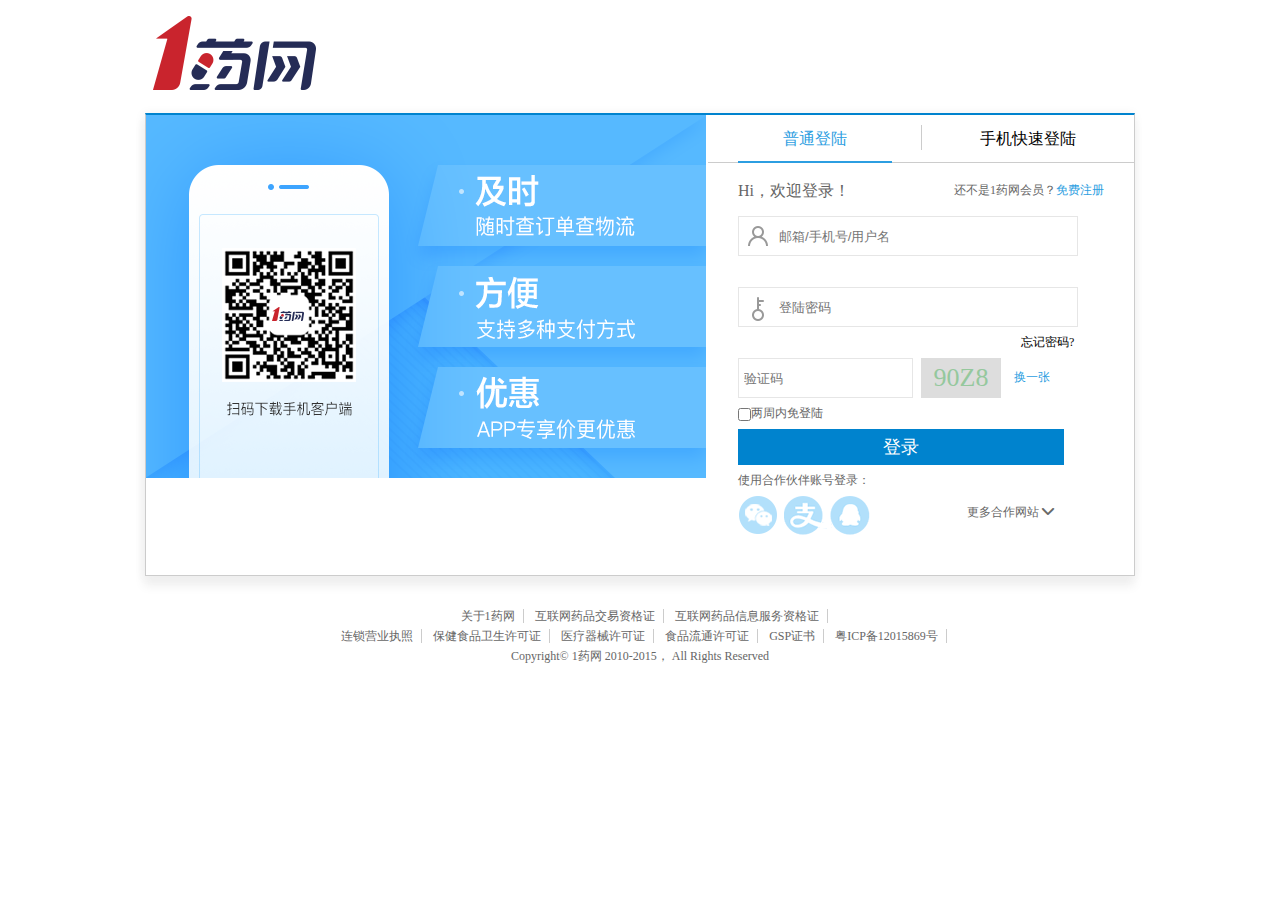
<file: yiyaowang/html/login.html>
<!DOCTYPE html>
<html lang="en">
    <head>
        <meta charset="utf-8">
        <link rel="stylesheet" type="text/css" href="../css/base.css" />
        <link rel="stylesheet" type="text/css" href="../css/login.css" />
    </head>
    <body>
    <div id="all">
        <div id="top">
            <img src="../images/login/1.png" />
        </div>
        <div id="main">
            <img src="../images/login/2.png" />
            <div class="main_r fr">
                <ul>
                    <li>
                        <div class="putong"><a href="#" class="focus">普通登陆</a></div>
                        <div class="login_1">
                            <h2>Hi，欢迎登录！<span class="fr">还不是1药网会员？<a href="registe.html">免费注册</a></span></h2>
                            <form>
                                <div class="userall"><input type="text" placeholder="邮箱/手机号/用户名" class="user"/><span class="useryz">不能为空 <i>!</i></span></div><br />
                                <div>
                                    <input type="password" placeholder="登陆密码" class="pass"/>
                                    <span class="tixing"></span>
                                    <a href="#">忘记密码?</a>
                                </div>
                                <div class="yanzhengma">
                                    <input type="text" placeholder="验证码" class="yzm" />
                                    <i id="vcd_tatus" class="i_true"></i>
                                    <span class="yzmimg"></span>
                                    <a href="#" class="changeyzm">换一张</a>
                                    <p class="output"></p>
                                </div>
                                <input type="checkbox" class="checkbox" />两周内免登陆
                                <input type="button" value="登录" class="denglu1" />
                                <p>使用合作伙伴账号登录：</p>
                                <a href="#"></a>
                                <a href="#"></a>
                                <a href="#"></a>
                                <span class="fr moreweb">更多合作网站 <i class="icon icon-jiantoukx"></i></span>
                                <div class="moreicon">
                                    <a href="#"></a>
                                    <a href="#"></a>
                                    <a href="#"></a> 
                                    <a href="#"></a> 
                                </div>
                            </form>
                        </div>
                    </li>
                    <li>
                        <div class="shouji"><a href="#">手机快速登陆</a></div>
                        <div class="login_2">
                            <h2>Hi，欢迎登录！<span class="fr">还不是1药网会员？<a href="registe.html">免费注册</a></span></h2>
                            <form>
                                <div><i></i><input type="text" placeholder="请输入您的手机" /></div>
                                <br />
                                <div><i></i><input type="password" placeholder="请输入短信验证码"/></div>
                                <input type="button" value="获取短信验证码" class="duanxin" />
                                <br />
                                <input type="button" value="登录" class="denglu2" />
                                <p>使用合作伙伴账号登录：</p>
                                <a href="#"></a>
                                <a href="#"></a>
                                <a href="#"></a>
                                <span class="fr moreweb">更多合作网站 <i class="icon icon-jiantoukx"></i></span>
                            </form>
                        </div>
                    </li>
                </ul>
            </div>
        </div>
        <div id="footer">
            <p>
                <span><a href="#">关于1药网</a></span>
                <span><a href="#">互联网药品交易资格证</a></span>
                <span><a href="#">互联网药品信息服务资格证</a></span>
            </p>
            <p>
                <span><a href="#">连锁营业执照</a></span>
                <span><a href="#">保健食品卫生许可证</a></span>
                <span><a href="#">医疗器械许可证</a></span>
                <span><a href="#">食品流通许可证</a></span>
                <span><a href="#">GSP证书</a></span>
                <span><a href="#">粤ICP备12015869号</a></span>
            </p>
            <p>Copyright© 1药网 2010-2015， All Rights Reserved</p>
        </div>
    </div>
    <script type="text/javascript" src="../js/common.js"></script>
    <script type="text/javascript" src="../js/login.js"></script>
    </body>
</html>
</file>
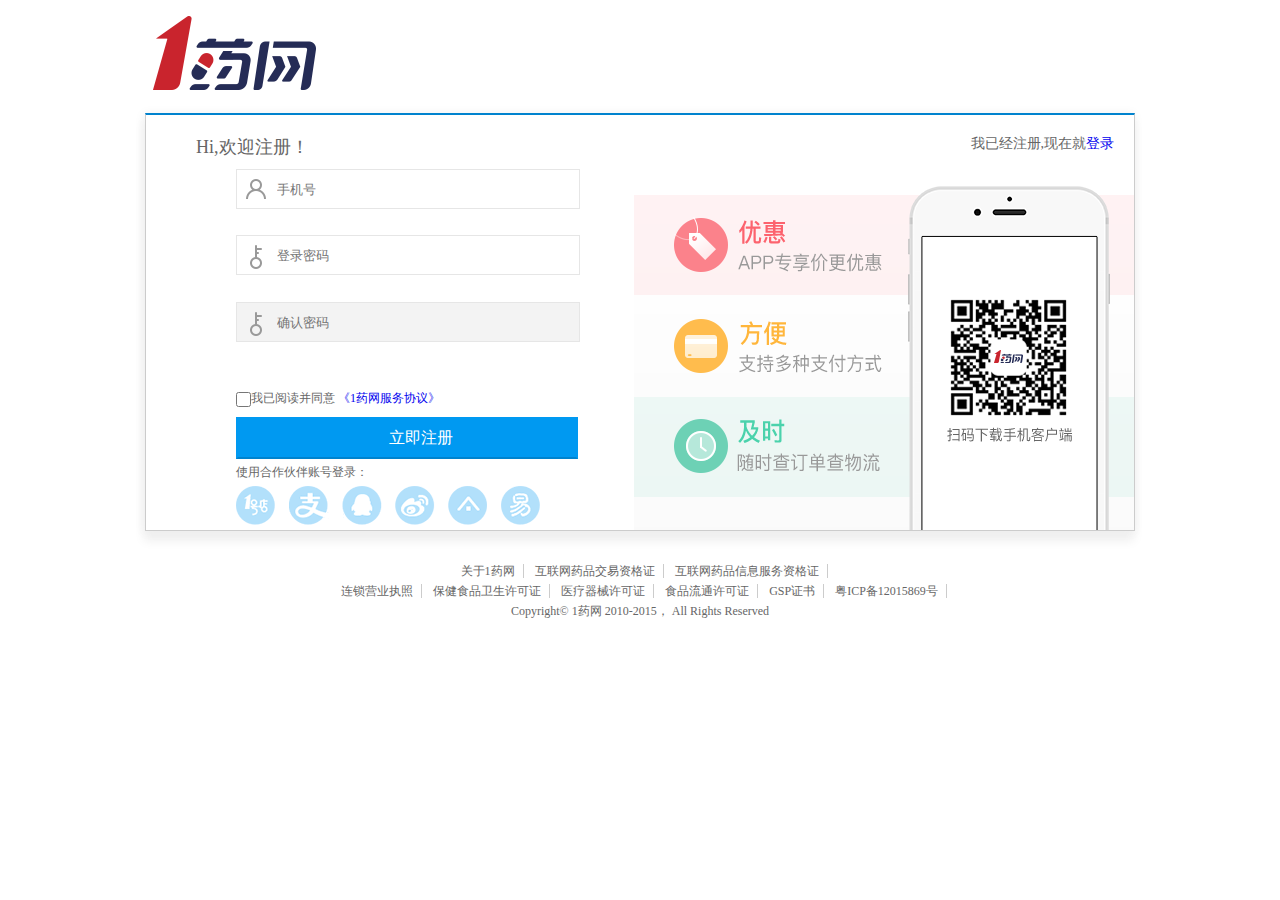
<file: yiyaowang/html/registe.html>
<!DOCTYPE html>
<html lang="en">
    <head>
        <meta charset="utf-8">
        <link rel="stylesheet" type="text/css" href="../css/base.css" />
        <link rel="stylesheet" type="text/css" href="../css/registe.css" />
    </head>
    <body>
    <div id="all">
        <div id="top">
            <img src="../images/login/1.png" />
        </div>
        <div id="main">  
            <h2>Hi,欢迎注册！<span>我已经注册,现在就<a href="login.html">登录</a></span></h2> 
            <div class="main_c">
                <form action="">
                    <input type="text" placeholder="手机号" class="phone" /><span class="useryz">不能为空 <i>!</i></span>
                    <span class="icon_true" id="email_true" ></span>
                    <p class="phonenumber">手机格式不对</p>
                    <input type="password" placeholder="登录密码" class="mima" />
                    <span class="icon_true" id="password_true" ></span>
                    <p class="information">6-20位字符，建议由字母，数字和符号两种以上组合</p>
                    <div class="box_safety pas_ruo" >
                        <span>安全程度</span>
                        <ul>
                            <li>弱</li><li>中</li><li>强</li>
                        </ul>
                    </div>
                    <input type="password" placeholder="确认密码" disabled="disabled" class="surepass" />
                    <span class="mimayanzheng" style="display:inline-block;height:20px;line-height:20px;color:#fff;">两次密码输入不一致</span><br />
                    <span class="icon_true" id="password2_true" ></span>
                    <div class="yanzheng">
                        <div class="yanzhengma">
                            <input type="text" placeholder="验证码" class="yzm">
                            <span class="yzmimg" style="font-size: 22px; color: rgb(208, 132, 30);">1F8Y</span>
                            <a href="#" class="changeyzm">换一张</a>
                            <p class="output">请输入正确的验证码</p>
                        </div>
                        <div class="reg_row verify_box" id="phoneCodeDiv" style="">
                            <input type="text" style="width:120px" class="form-control u_verify" placeholder="短信验证" id="verifyCode" name="verifyCode" maxlength="6">
                            <i class="i_false" id="verifyCode_false" style=""></i>
                            <i class="i_true" id="verifyCode_true" style="display: none"></i>        
                            <a class="btn_verify" id="btnCode" href="javascript:void(0);">获取短信验证码</a>
                            <span id="msgcd_desc" class="error" style="display:block;">请输入验证码</span>
                        </div>
                    </div>
                    <input type="checkbox" class="agree"/><span>我已阅读并同意 </span><a href="#">《1药网服务协议》</a>
                    <input type="buttom" value="立即注册" class="zhuce"/>
                </form>
                <div class="main_cb">
                    <p>使用合作伙伴账号登录：</p>
                    <a href="#"></a>
                    <a href="#"></a>
                    <a href="#"></a>
                    <a href="#"></a>
                    <a href="#"></a>
                    <a href="#"></a>
                </div>
            </div>
        </div>
        <div id="footer">
            <p>
                <span><a href="#">关于1药网</a></span>
                <span><a href="#">互联网药品交易资格证</a></span>
                <span><a href="#">互联网药品信息服务资格证</a></span>
            </p>
            <p>
                <span><a href="#">连锁营业执照</a></span>
                <span><a href="#">保健食品卫生许可证</a></span>
                <span><a href="#">医疗器械许可证</a></span>
                <span><a href="#">食品流通许可证</a></span>
                <span><a href="#">GSP证书</a></span>
                <span><a href="#">粤ICP备12015869号</a></span>
            </p>
            <p>Copyright© 1药网 2010-2015， All Rights Reserved</p>
        </div>
    </div>
    <script type="text/javascript" src="../js/common.js"></script>
    <script type="text/javascript" src="../js/registe.js"></script>
    </body>
</html>
</file>
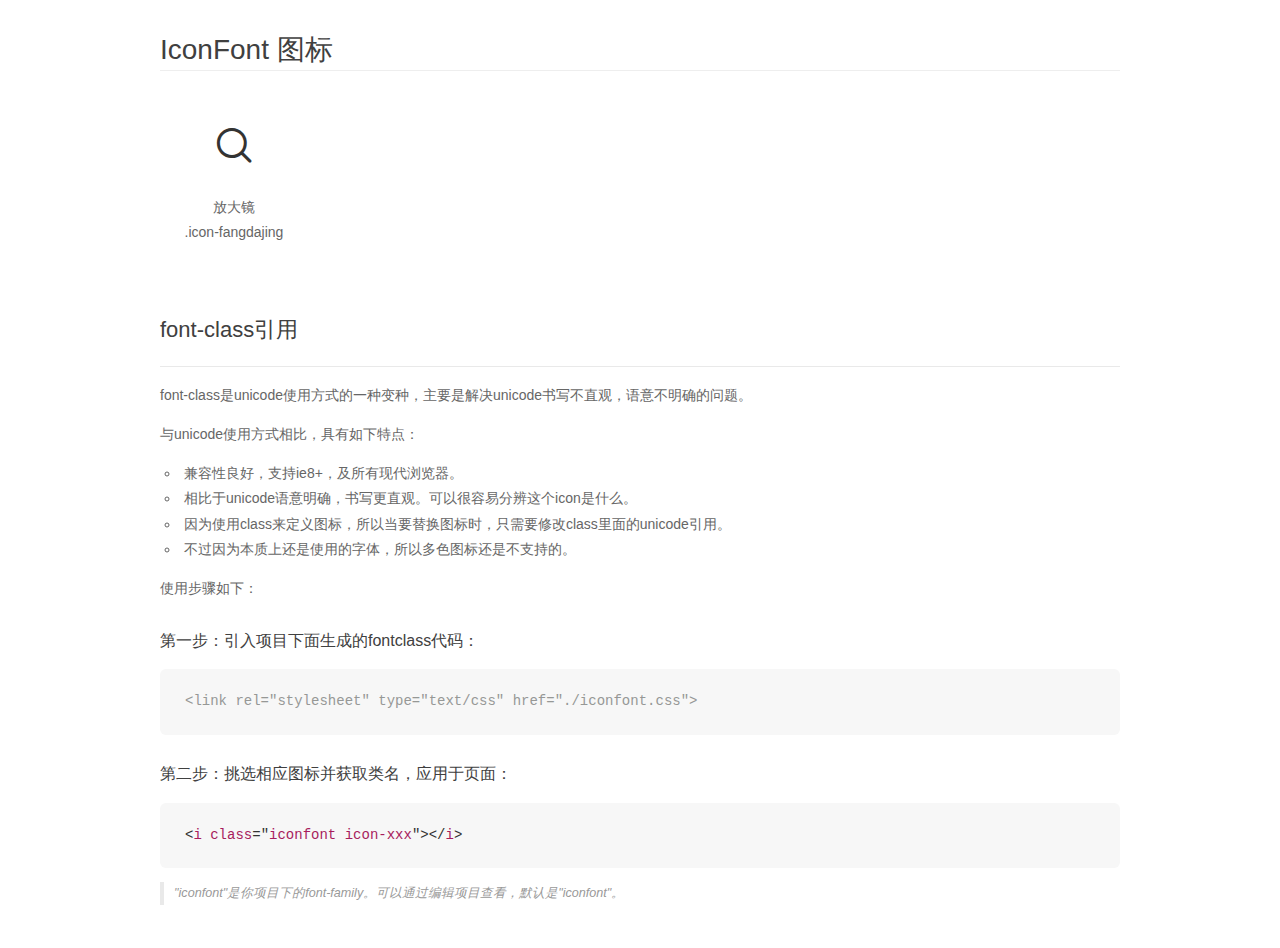
<file: yiyaowang/icon/demo_fontclass.html>
<!DOCTYPE html>
<html>
<head>
    <meta charset="utf-8"/>
    <title>IconFont</title>
    <link rel="stylesheet" href="demo.css">
    <link rel="stylesheet" href="iconfont.css">
</head>
<body>
    <div class="main markdown">
        <h1>IconFont 图标</h1>
        <ul class="icon_lists clear">
            
                <li>
                <i class="icon iconfont icon-fangdajing"></i>
                    <div class="name">放大镜</div>
                    <div class="fontclass">.icon-fangdajing</div>
                </li>
            
        </ul>

        <h2 id="font-class-">font-class引用</h2>
        <hr>

        <p>font-class是unicode使用方式的一种变种，主要是解决unicode书写不直观，语意不明确的问题。</p>
        <p>与unicode使用方式相比，具有如下特点：</p>
        <ul>
        <li>兼容性良好，支持ie8+，及所有现代浏览器。</li>
        <li>相比于unicode语意明确，书写更直观。可以很容易分辨这个icon是什么。</li>
        <li>因为使用class来定义图标，所以当要替换图标时，只需要修改class里面的unicode引用。</li>
        <li>不过因为本质上还是使用的字体，所以多色图标还是不支持的。</li>
        </ul>
        <p>使用步骤如下：</p>
        <h3 id="-fontclass-">第一步：引入项目下面生成的fontclass代码：</h3>


        <pre><code class="lang-js hljs javascript"><span class="hljs-comment">&lt;link rel="stylesheet" type="text/css" href="./iconfont.css"&gt;</span></code></pre>
        <h3 id="-">第二步：挑选相应图标并获取类名，应用于页面：</h3>
        <pre><code class="lang-css hljs">&lt;<span class="hljs-selector-tag">i</span> <span class="hljs-selector-tag">class</span>="<span class="hljs-selector-tag">iconfont</span> <span class="hljs-selector-tag">icon-xxx</span>"&gt;&lt;/<span class="hljs-selector-tag">i</span>&gt;</code></pre>
        <blockquote>
        <p>"iconfont"是你项目下的font-family。可以通过编辑项目查看，默认是"iconfont"。</p>
        </blockquote>
    </div>
</body>
</html>
</file>
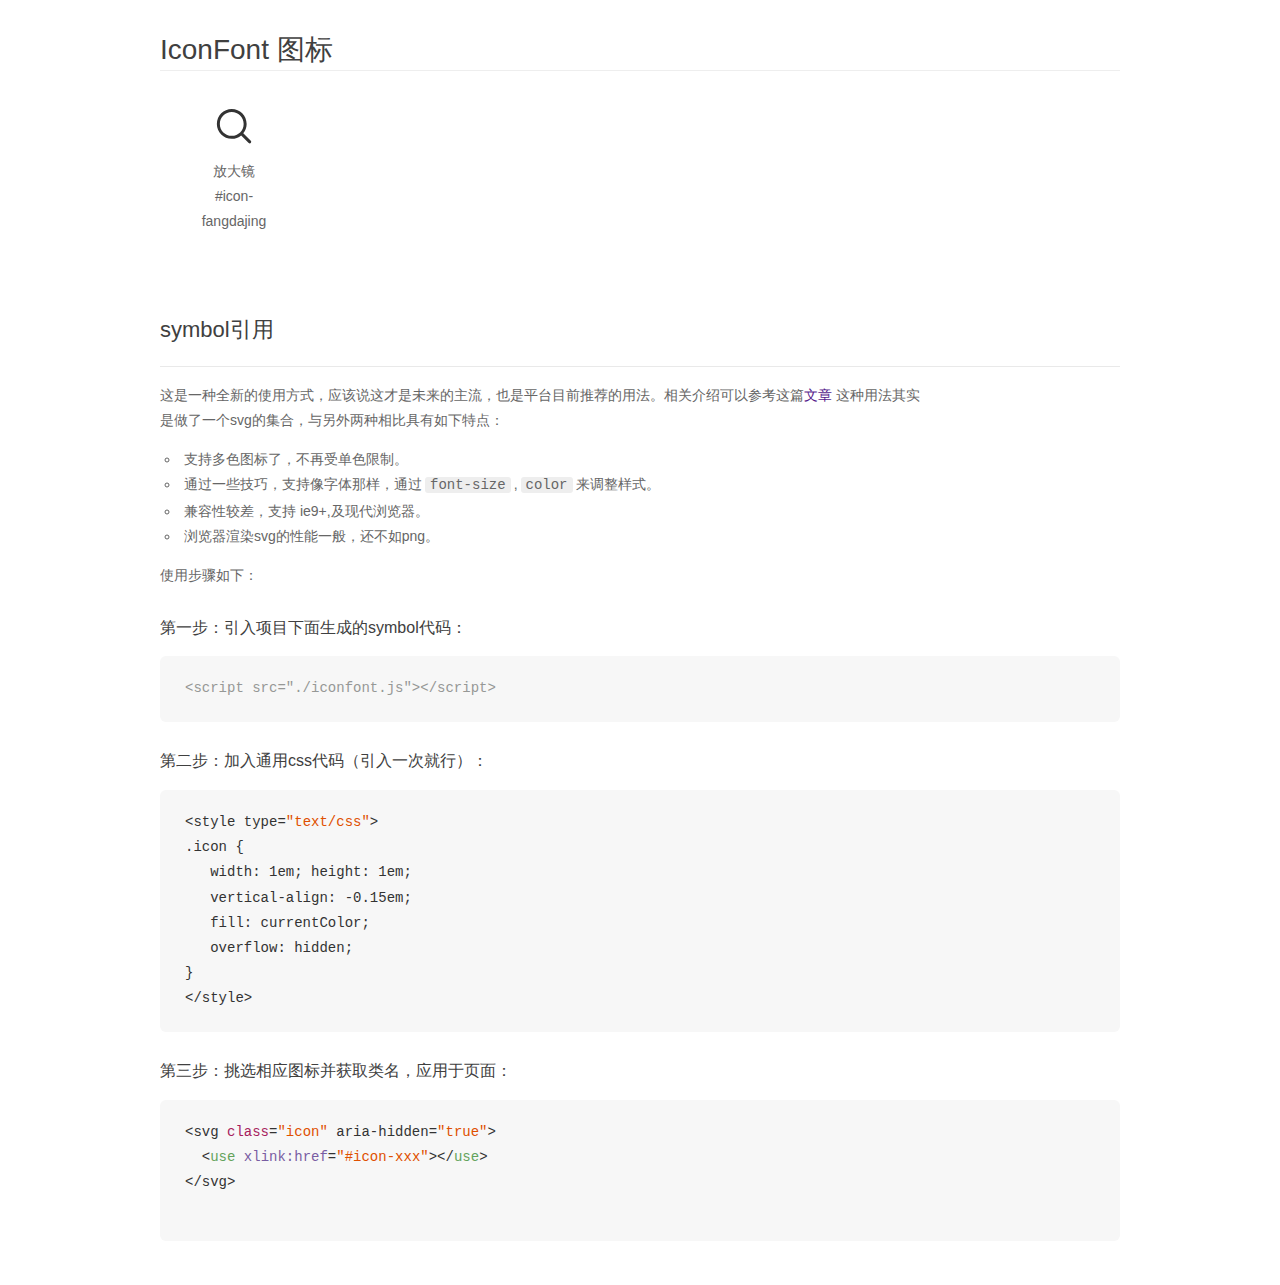
<file: yiyaowang/icon/demo_symbol.html>
<!DOCTYPE html>
<html>
<head>
    <meta charset="utf-8"/>
    <title>IconFont</title>
    <link rel="stylesheet" href="demo.css">
    <script src="iconfont.js"></script>

    <style type="text/css">
        .icon {
          /* 通过设置 font-size 来改变图标大小 */
          width: 1em; height: 1em;
          /* 图标和文字相邻时，垂直对齐 */
          vertical-align: -0.15em;
          /* 通过设置 color 来改变 SVG 的颜色/fill */
          fill: currentColor;
          /* path 和 stroke 溢出 viewBox 部分在 IE 下会显示
             normalize.css 中也包含这行 */
          overflow: hidden;
        }

    </style>
</head>
<body>
    <div class="main markdown">
        <h1>IconFont 图标</h1>
        <ul class="icon_lists clear">
            
                <li>
                    <svg class="icon" aria-hidden="true">
                        <use xlink:href="#icon-fangdajing"></use>
                    </svg>
                    <div class="name">放大镜</div>
                    <div class="fontclass">#icon-fangdajing</div>
                </li>
            
        </ul>


        <h2 id="symbol-">symbol引用</h2>
        <hr>

        <p>这是一种全新的使用方式，应该说这才是未来的主流，也是平台目前推荐的用法。相关介绍可以参考这篇<a href="">文章</a>
        这种用法其实是做了一个svg的集合，与另外两种相比具有如下特点：</p>
        <ul>
          <li>支持多色图标了，不再受单色限制。</li>
          <li>通过一些技巧，支持像字体那样，通过<code>font-size</code>,<code>color</code>来调整样式。</li>
          <li>兼容性较差，支持 ie9+,及现代浏览器。</li>
          <li>浏览器渲染svg的性能一般，还不如png。</li>
        </ul>
        <p>使用步骤如下：</p>
        <h3 id="-symbol-">第一步：引入项目下面生成的symbol代码：</h3>
        <pre><code class="lang-js hljs javascript"><span class="hljs-comment">&lt;script src="./iconfont.js"&gt;&lt;/script&gt;</span></code></pre>
        <h3 id="-css-">第二步：加入通用css代码（引入一次就行）：</h3>
        <pre><code class="lang-js hljs javascript">&lt;style type=<span class="hljs-string">"text/css"</span>&gt;
.icon {
   width: <span class="hljs-number">1</span>em; height: <span class="hljs-number">1</span>em;
   vertical-align: <span class="hljs-number">-0.15</span>em;
   fill: currentColor;
   overflow: hidden;
}
&lt;<span class="hljs-regexp">/style&gt;</span></code></pre>
        <h3 id="-">第三步：挑选相应图标并获取类名，应用于页面：</h3>
        <pre><code class="lang-js hljs javascript">&lt;svg <span class="hljs-class"><span class="hljs-keyword">class</span></span>=<span class="hljs-string">"icon"</span> aria-hidden=<span class="hljs-string">"true"</span>&gt;<span class="xml"><span class="hljs-tag">
  &lt;<span class="hljs-name">use</span> <span class="hljs-attr">xlink:href</span>=<span class="hljs-string">"#icon-xxx"</span>&gt;</span><span class="hljs-tag">&lt;/<span class="hljs-name">use</span>&gt;</span>
</span>&lt;<span class="hljs-regexp">/svg&gt;
        </span></code></pre>
    </div>
</body>
</html>
</file>
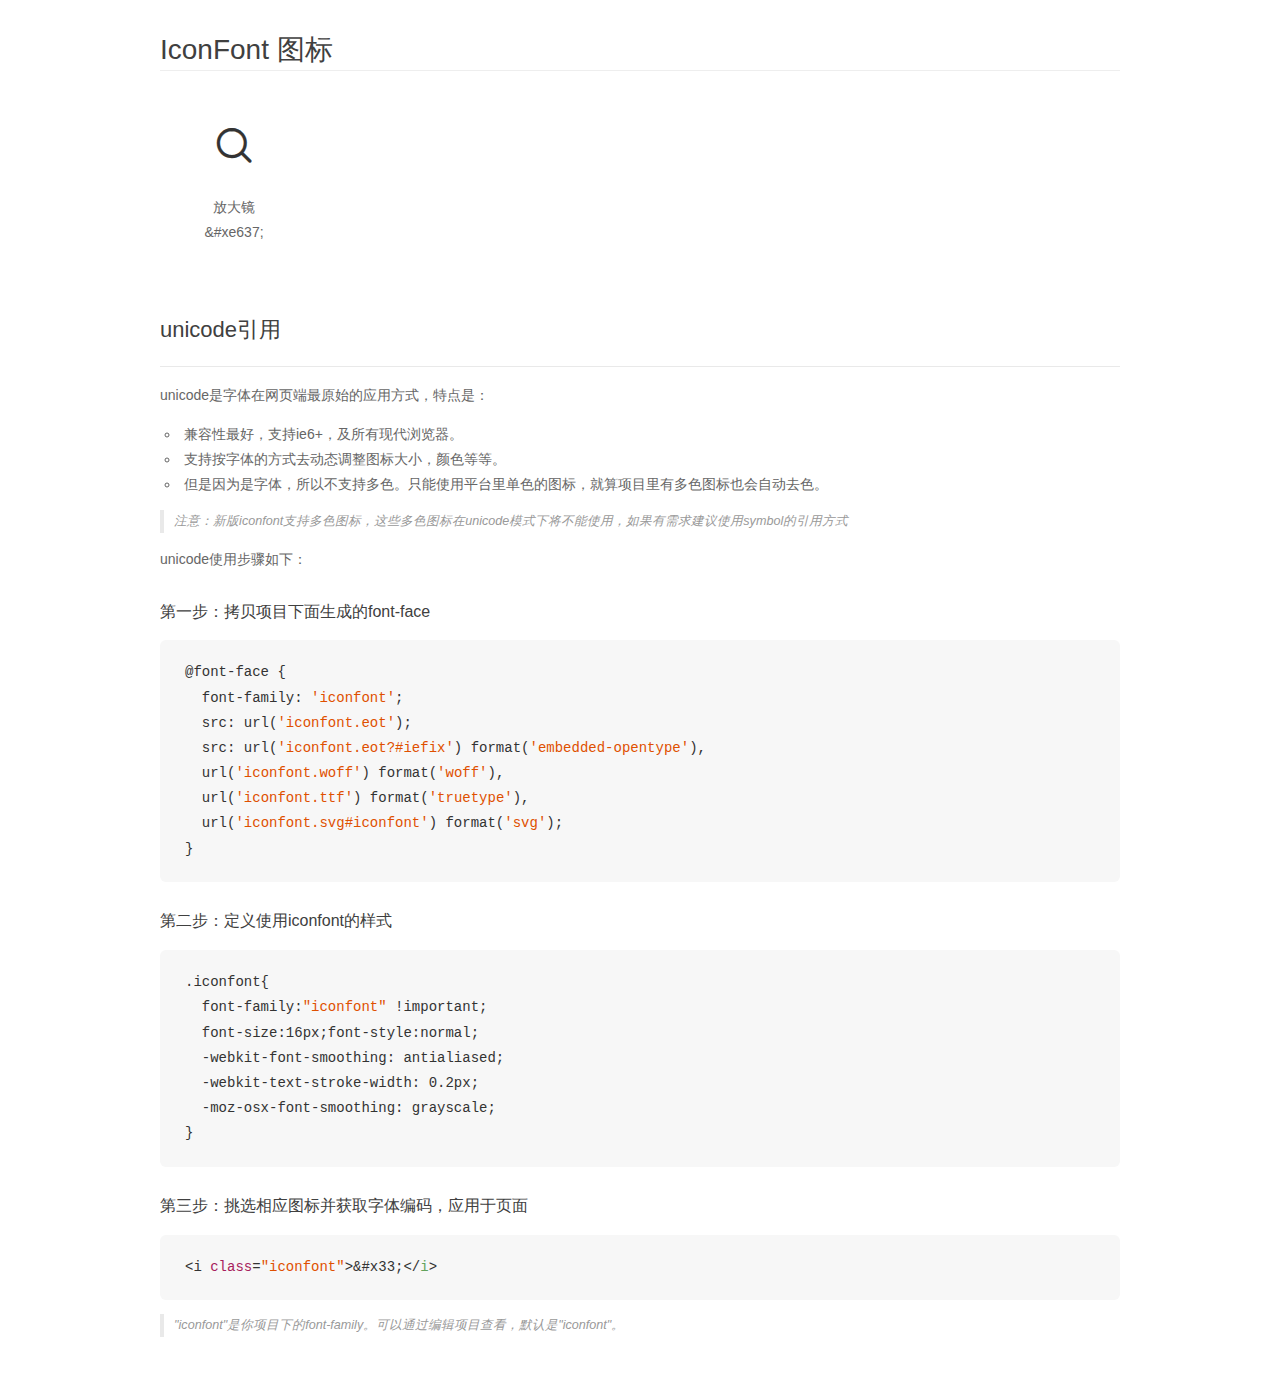
<file: yiyaowang/icon/demo_unicode.html>
<!DOCTYPE html>
<html>
<head>
    <meta charset="utf-8"/>
    <title>IconFont</title>
    <link rel="stylesheet" href="demo.css">

    <style type="text/css">

        @font-face {font-family: "iconfont";
          src: url('iconfont.eot'); /* IE9*/
          src: url('iconfont.eot#iefix') format('embedded-opentype'), /* IE6-IE8 */
          url('iconfont.woff') format('woff'), /* chrome, firefox */
          url('iconfont.ttf') format('truetype'), /* chrome, firefox, opera, Safari, Android, iOS 4.2+*/
          url('iconfont.svg#iconfont') format('svg'); /* iOS 4.1- */
        }

        .iconfont {
          font-family:"iconfont" !important;
          font-size:16px;
          font-style:normal;
          -webkit-font-smoothing: antialiased;
          -webkit-text-stroke-width: 0.2px;
          -moz-osx-font-smoothing: grayscale;
        }

    </style>
</head>
<body>
    <div class="main markdown">
        <h1>IconFont 图标</h1>
        <ul class="icon_lists clear">
            
                <li>
                <i class="icon iconfont">&#xe637;</i>
                    <div class="name">放大镜</div>
                    <div class="code">&amp;#xe637;</div>
                </li>
            
        </ul>
        <h2 id="unicode-">unicode引用</h2>
        <hr>

        <p>unicode是字体在网页端最原始的应用方式，特点是：</p>
        <ul>
        <li>兼容性最好，支持ie6+，及所有现代浏览器。</li>
        <li>支持按字体的方式去动态调整图标大小，颜色等等。</li>
        <li>但是因为是字体，所以不支持多色。只能使用平台里单色的图标，就算项目里有多色图标也会自动去色。</li>
        </ul>
        <blockquote>
        <p>注意：新版iconfont支持多色图标，这些多色图标在unicode模式下将不能使用，如果有需求建议使用symbol的引用方式</p>
        </blockquote>
        <p>unicode使用步骤如下：</p>
        <h3 id="-font-face">第一步：拷贝项目下面生成的font-face</h3>
        <pre><code class="lang-js hljs javascript">@font-face {
  font-family: <span class="hljs-string">'iconfont'</span>;
  src: url(<span class="hljs-string">'iconfont.eot'</span>);
  src: url(<span class="hljs-string">'iconfont.eot?#iefix'</span>) format(<span class="hljs-string">'embedded-opentype'</span>),
  url(<span class="hljs-string">'iconfont.woff'</span>) format(<span class="hljs-string">'woff'</span>),
  url(<span class="hljs-string">'iconfont.ttf'</span>) format(<span class="hljs-string">'truetype'</span>),
  url(<span class="hljs-string">'iconfont.svg#iconfont'</span>) format(<span class="hljs-string">'svg'</span>);
}
</code></pre>
        <h3 id="-iconfont-">第二步：定义使用iconfont的样式</h3>
        <pre><code class="lang-js hljs javascript">.iconfont{
  font-family:<span class="hljs-string">"iconfont"</span> !important;
  font-size:<span class="hljs-number">16</span>px;font-style:normal;
  -webkit-font-smoothing: antialiased;
  -webkit-text-stroke-width: <span class="hljs-number">0.2</span>px;
  -moz-osx-font-smoothing: grayscale;
}
</code></pre>
        <h3 id="-">第三步：挑选相应图标并获取字体编码，应用于页面</h3>
        <pre><code class="lang-js hljs javascript">&lt;i <span class="hljs-class"><span class="hljs-keyword">class</span></span>=<span class="hljs-string">"iconfont"</span>&gt;&amp;#x33;<span class="xml"><span class="hljs-tag">&lt;/<span class="hljs-name">i</span>&gt;</span></span></code></pre>

        <blockquote>
        <p>"iconfont"是你项目下的font-family。可以通过编辑项目查看，默认是"iconfont"。</p>
        </blockquote>
    </div>


</body>
</html>
</file>
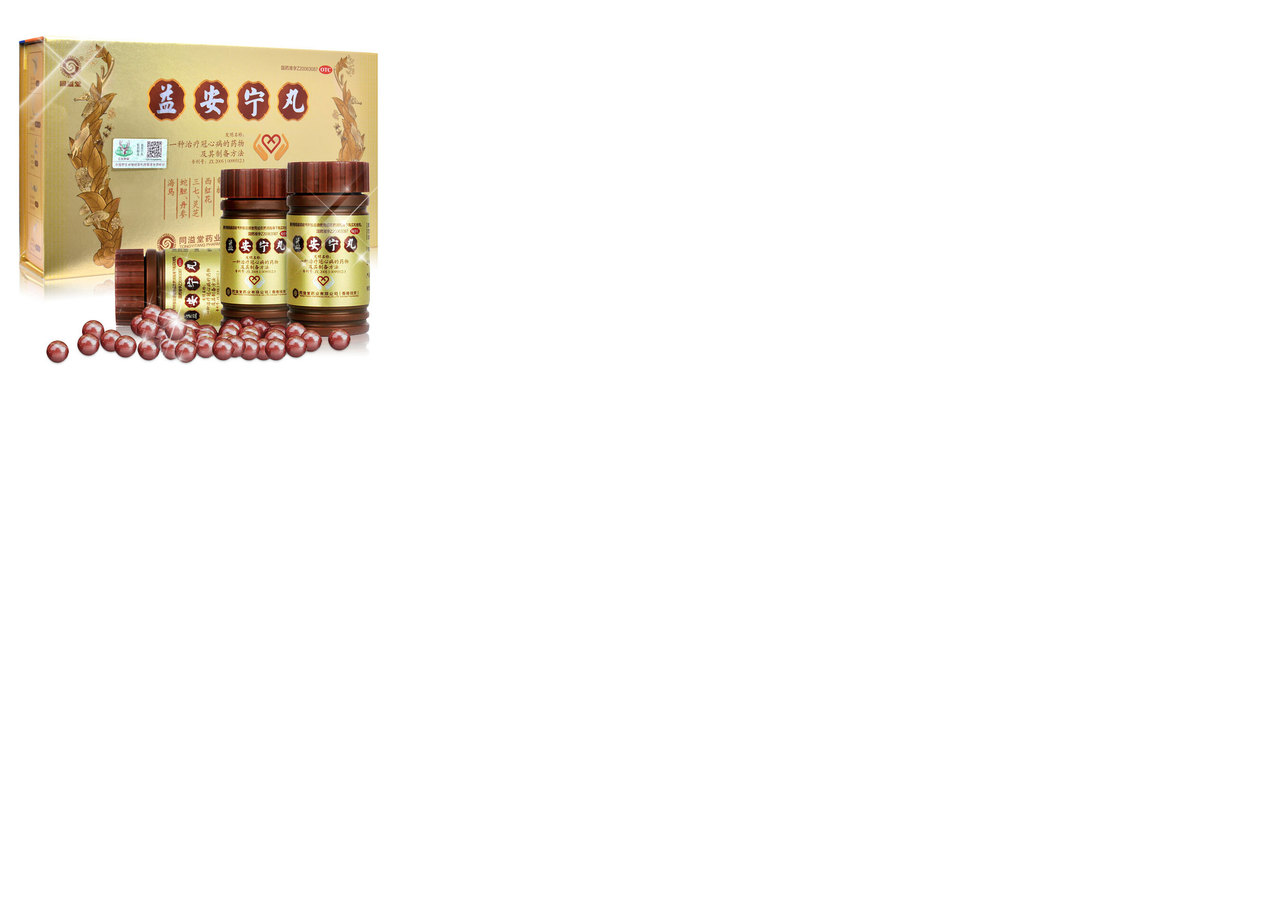
<file: yiyaowang/lib/jqzoom-master/1/1.html>
<!DOCTYPE HTML PUBLIC "-//W3C//DTD HTML 4.01 Transitional//EN" http://www.w3.org/TR/html4/loose.dtd>
<html xmlns="http://www.w3.org/1999/xhtml" >
<head>
<title>JQzoom 2 Demo</title>
<script src="../js/jquery-1.5.js" type="text/javascript"></script>
<script src="../js/jquery.jqzoom-core.js" type="text/javascript"></script>

<link rel="stylesheet" href="../css/jquery.jqzoom.css" type="text/css">
<style type="text/css">
    
</style>

<script type="text/javascript">

$(document).ready(function() {
    $('.jqzoom').jqzoom({
            zoomType: 'standard',
            lens:true,
            preloadImages: false,
            alwaysOn:false
        });
    
});


</script>
</head>

<body>
    <a href="2.jpg" class="jqzoom"><img src="1.jpg"></a>
</body>
</html>
</file>
<file: yiyaowang/font/iconfont.css>
@font-face {font-family: "iconfont";
  src: url('iconfont.eot?t=1538535958883'); /* IE9*/
  src: url('iconfont.eot?t=1538535958883#iefix') format('embedded-opentype'), /* IE6-IE8 */
  url('[data-uri]') format('woff'),
  url('iconfont.ttf?t=1538535958883') format('truetype'), /* chrome, firefox, opera, Safari, Android, iOS 4.2+*/
  url('iconfont.svg?t=1538535958883#iconfont') format('svg'); /* iOS 4.1- */
}

.iconfont {
  font-family:"iconfont" !important;
  font-size:16px;
  font-style:normal;
  -webkit-font-smoothing: antialiased;
  -moz-osx-font-smoothing: grayscale;
}

.icon-shouji:before { content: "\3448"; }

.icon-caidan:before { content: "\e652"; }

.icon-gouwuche:before { content: "\e611"; }

.icon-jiantou:before { content: "\e618"; }

.icon-bijiben:before { content: "\e6ba"; }

.icon-arrow-right:before { content: "\e601"; }

.icon-jiantou1:before { content: "\e636"; }

.icon-jiantouarrow486:before { content: "\e6aa"; }

.icon-yanjing:before { content: "\e60c"; }

.icon-ai-arrow-down:before { content: "\e658"; }

.icon-jiantou-copy:before { content: "\e667"; }

.icon-weixin:before { content: "\e631"; }

.icon-jiantoushang:before { content: "\e62c"; }

.icon-jiaonang:before { content: "\e603"; }

.icon-biyuntao:before { content: "\e61a"; }

.icon-yinger:before { content: "\e64a"; }

.icon-rencan:before { content: "\e604"; }

.icon-ys:before { content: "\e607"; }

.icon-ximiannai:before { content: "\e608"; }

.icon-huluobu:before { content: "\e629"; }

.icon-pingzi-:before { content: "\e65a"; }

.icon-tiwenji:before { content: "\e605"; }

.icon-tingzhenqi:before { content: "\e790"; }

.icon-ln_jiantouzuo:before { content: "\e5c7"; }
</file>
<file: yiyaowang/css/base.css>
/*(1)清除默认样式*/
html, body, ul, li, ol, dl, dd, dt, p, h1, h2, h3, h4, h5, h6, form, fieldset, legend, img,input{ margin:0; padding:0; }
fieldset, img,input,button { border:0 none; padding:0;margin:0;outline-style:none; }  
 /*去掉input等聚焦时的蓝色边框*/
ul,li,ol{ list-style:none; }
select, input { vertical-align:middle;}
textarea { resize:none; } /*防止拖动*/
img {vertical-align:middle; }  
/*  去掉图片低测默认的3像素空白缝隙，或者用display：block也可以*/
table { border-collapse:collapse; }
a {text-decoration:none; }
h1,h2,h3,h4,h5,h6 {font-weight:normal;font-size:1em;}/*设置h标签的大小，设置跟父亲一样大的字体font-size:100%;*/
s,i,em{font-style:normal;text-decoration:none;}
b{font-weight:normal;}

/*2.添加公共样式*/
body {
    font:12px "微软雅黑";
    color:#666;
}

/*公共类*/
.clearfix:after{
    content:"";
    display:block;
    height:0;
    clear:both;
    overflow:hidden;
    visibility:hidden;
    }

.container {  /*内容、版心 提取 */
    width: 1190px;
    margin:0 auto;
}
.fl {
    float:left;
}
.fr {
    float:right;
}
.ac {
    text-align:center;
}
.hide {
    display:none;
}
.f12{ font-size: 12px;}
.f14{ font-size: 14px;}
.f16{ font-size: 16px;}


/*=======================================字体图标===========================================*/
 @font-face {font-family: "icon";
          src: url('../font/iconfont.eot'); /* IE9*/
          src: url('../font/iconfont.eot#iefix') format('embedded-opentype'), /* IE6-IE8 */
          url('../font/iconfont.woff') format('woff'), /* chrome, firefox */
          url('../font/iconfont.ttf') format('truetype'), /* chrome, firefox, opera, Safari, Android, iOS 4.2+*/
          url('../font/iconfont.svg#iconfont') format('svg'); /* iOS 4.1- */
        }

        .icon{
          font-family:"icon" !important;
          font-size:12px;
          font-style:normal;
          -webkit-font-smoothing: antialiased;
          -webkit-text-stroke-width: 0.2px;
          -moz-osx-font-smoothing: grayscale;
        }


.icon-shouji:before { content: "\3448"; }

.icon-caidan:before { content: "\e652"; }

.icon-gouwuche:before { content: "\e611"; }

.icon-jiantouss:before { content: "\e618"; }

.icon-bijiben:before { content: "\e6ba"; }

.icon-jiantouky:before { content: "\e601"; }

.icon-jiantousy:before { content: "\e636"; }

.icon-jiantousx:before { content: "\e6aa"; }

.icon-yanjing:before { content: "\e60c"; }

.icon-jiantoukx:before { content: "\e658"; }

.icon-jiantoukz:before { content: "\e667"; }

.icon-weixin:before { content: "\e631"; }

.icon-jiantouks:before { content: "\e62c"; }

.icon-jiaonang:before { content: "\e603"; }

.icon-biyuntao:before { content: "\e61a"; }

.icon-yinger:before { content: "\e64a"; }

.icon-rensheng:before { content: "\e604"; }

.icon-yisheng:before { content: "\e607"; }

.icon-ximiannai:before { content: "\e608"; }

.icon-huluobu:before { content: "\e629"; }

.icon-pingzi:before { content: "\e65a"; }

.icon-tiwenji:before { content: "\e605"; }

.icon-tingzhenqi:before { content: "\e790"; }

.icon-jiantousz:before { content: "\e5c7"; }


/*===============================补充================================================*/

 @font-face {font-family: "icon2";
          src: url('../icon/iconfont.eot'); /* IE9*/
          src: url('../icon/iconfont.eot#iefix') format('embedded-opentype'), /* IE6-IE8 */
          url('../icon/iconfont.woff') format('woff'), /* chrome, firefox */
          url('../icon/iconfont.ttf') format('truetype'), /* chrome, firefox, opera, Safari, Android, iOS 4.2+*/
          url('../icon/iconfont.svg#iconfont') format('svg'); /* iOS 4.1- */
        }

        .icon2 {
          font-family:"icon2" !important;
          font-size:16px;
          font-style:normal;
          -webkit-font-smoothing: antialiased;
          -webkit-text-stroke-width: 0.2px;
          -moz-osx-font-smoothing: grayscale;
        }

.icon2-fangdajing:before { content: "\e637"; }
</file>
<file: yiyaowang/css/cart.css>
/*=========================================分割===============================================*/

@charset "gb2312";
body, h1, h2, h3, h4, h5, h6, hr, p, blockquote, dl, dt, dd, ul, ol, li, pre, form, fieldset, legend, button, input, textarea, th, td {
    margin: 0;
    padding: 0
}

body, button, input, select, textarea {
    font: 12px/1.5 tahoma, arial, 'Hiragino Sans GB', \5b8b\4f53, sans-serif
}

h1, h2, h3, h4, h5, h6 {
    font-size: 100%
}

address, cite, dfn, em, var {
    font-style: normal
}

code, kbd, pre, samp {
    font-family: courier new, courier, monospace
}

small {
    font-size: 12px
}

ul, ol {
    list-style: none
}

a {
    text-decoration: none
}

a:hover {
    text-decoration: underline
}

sup {
    vertical-align: text-top
}

sub {
    vertical-align: text-bottom
}

legend {
    color: #000
}

fieldset, img {
    border: 0
}

button, input, select, textarea {
    font-size: 100%
}

table {
    border-collapse: collapse;
    border-spacing: 0
}

.blue {
    color: #0083ce !important;
}

.red {
    color: #e71a0f !important;
}

.gray9 {
    color: #999 !important;
}

.gray5e {
    color: #5e5e5e !important;
}

.graya5 {
    color: #a5a5a5 !important;
}

.black {
    color: #333 !important;
}

.gt {
    font-family: Simsun !important;
}

.f_a {
    font-family: Arial !important;
}

.mr5 {
    margin-right: 5px !important;
}

.mt5 {
    margin-top: 5px !important;
}

.mr10 {
    margin-right: 10px !important;
}

.ml20 {
    margin-left: 20px !important;
}

.pl40 {
    padding-left: 40px !important;
}

.m0 {
    margin: 0 !important;
}

.mb10 {
    margin-bottom: 10px !important;
}

.mt10 {
    margin-top: 10px !important;
}

.ml10 {
    margin-left: 10px !important;
}

.bold {
    font-weight: bold !important;
}

.line15 {
    line-height: 150% !important;
}

.fr {
    float: right !important;
}

a:hover {
    color: #0083ce;
}

.site-nav {
    z-index: 10000;
    width: 100%;
    background: #f8f8f8;
    border-bottom: 1px solid #e6e6e6;
    *zoom: 1
}

.site-nav:after {
    content: "";
    display: table;
    clear: both
}

.site-nav .site-nav-bd {
    margin: 0 auto;
    width: 980px;
    height: 30px;
    background: #f8f8f8;
    -webkit-backface-visibility: hidden;
    *zoom: 1
}

.site-nav .site-nav-bd:after {
    content: "";
    display: table;
    clear: both
}

.site-nav .site-nav-bd .site-nav-bd-l .menu, .site-nav .site-nav-bd .site-nav-bd-r .menu, .site-nav .site-nav-bd .site-nav-bd-r .menu span {
    display: inline;
    float: left
}

.site-nav .site-nav-bd .site-nav-bd-l {
    display: inline;
    float: left
}

.site-nav .site-nav-bd .site-nav-bd-r {
    display: inline;
    float: right
}

/*edit by Dancy 20140306
.site-nav-bd .menu .menu-hd{z-index:10002;position:relative;padding:0;height:30px;line-height:30px;_display:inline;_zoom:1}*/
.site-nav-bd-r .menu_bd {
    width: 96px;
    position: absolute;
    left: -11px;
    top: 0px;
    background: #fff;
    z-index: 10001;
}

.site-nav-bd-r .menu_bd_panel {
    padding: 26px 0 0;
    border: #ddd 1px solid;
    display: block;
    float: left;
}

.site-nav-bd-r .menu_bd_panel li {
    float: left;
    width: 83px;
    padding: 0 0 0 11px;
    line-height: 24px;
    background: none;
    border-top: #ddd 1px dotted;
}

.mr5 {
    margin-right: 5px !important;
}

.site-nav-bd .menu div.menu-hd {
    z-index: 1000;
    position: relative; /* padding:0; */
    height: 30px;
    line-height: 30px;
    _display: inline;
    _zoom: 1
}

.site-nav-bd .menu .menu-hd a, .c_content .hd_provinceList li a {
    display: inline;
    float: left;
    font-size: 12px;
    color: #5e5e5e
}

.site-nav-bd .menu .menu-hd a:hover {
    color: #0083ce;
    text-decoration: underline;
}

.site-nav-bd .menu .menu-hd a span, .site-nav-bd .menu .menu-hd a em {
    display: inline;
    float: left;
    cursor: pointer
}

.favorite em, .tell em, .province_box, .province_name, .myyaowang {
    background: url(../images/cart/4.png) no-repeat right 0;
}

.favorite em, .tell em {
    background-position: -281px -63px;
    width: 17px;
    height: 20px;
    margin-top: 8px;
    overflow: hidden
}

.tell em {
    background-position: -290px -111px;
    width: 10px;
    margin-right: 4px;
}

.site-nav .site-nav-bd .site-nav-pipe {
    display: inline;
    float: left;
    height: 30px;
    line-height: 30px
}

.site-nav-bd .site-nav-pipe {
    padding: 0 9px;
    font-style: normal;
    color: #e6e6e6;
}

.site-nav-bd .menu .province_box {
    background-position: right -147px;
    padding: 0 35px 0 0;
    margin-left: 14px;
}

.province_box span {
    float: left;
}

.province_name {
    background-position: right 8px;
    display: inline-block;
    padding: 0 15px 0 5px;
    height: 19px;
    line-height: 18px;
    border: #ddd 1px solid;
    background-color: #fff;
    margin: 5px 0 0 5px;
    font-weight: bold;
}

/*edit by Dancy*/
/*.province_name b{font-weight:normal;}*/
.hd_fold {
    background-position: -258px -6px;
    border-bottom: 0 none;
}

.myyaowang {
    background-position: -224px -21px;
    padding: 0 14px 0 0;
    position: relative;
    z-index: 10002;
}

.c_head, .c_content, .c_footer {
    width: 980px;
    margin-left: auto;
    margin-right: auto;
}

#logo {
    padding-bottom: 20px;
    padding-top: 20px;
}

#logo .logo {
    color: #0083ce;
    display: inline-block;
    font-size: 35px;
    height: 60px;
    line-height: 60px;
    overflow: hidden;
    position: relative;
    width: 180px;
}

#logo .logo .i {
    background: url(../images/cart/3.png) no-repeat 0 0;
    width: 180px;
    height: 60px;
    position: absolute;
    left: 0;
    top: 0;
}

.c_content {
    position: relative;
}

.clearfix {
    *zoom: 1;
}

.clearfix:after {
    content: '\0020';
    display: block;
    height: 0;
    clear: both
}

.hidden, .hidden-msg {
    display: none
}

.number, .price {
    font-family: Tahoma, arial
}

.flow-steps {
    position: absolute;
    right: 0;
    top: -87px; /*edit by Dancy 20140319 *top:-67px */
}


.flow-steps {
    overflow: hidden;
    margin: 20px 0;
}

.flow-steps .num5 li {
    width: 175px;
}
.cartNeed .num5 li{
    width: 137px;
}
.flow-steps li {
    float: left;
    background: #f3f3f3 url(../images/cart/2.png) no-repeat right top;
    font-size: 12px;
    height: 32px;
    line-height: 32px;
    text-align: center;
    color: #a5a5a5;
    padding: 0 15px 0 0;
    overflow: hidden;
}

.flow-steps li span, .flow-steps li strong {
    display: block;
}

.flow-steps li.current {
    background-color: #0083ce;
    color: #fff;
    font-weight: bold;
}

.flow-steps li.current .first {
    background-color: #0083ce;
    background-position: -12px -92px;
}

.flow-steps li.current-prev {
    background-position: 100% -32px !important;
}

.flow-steps li.done {
    background-color: #7fc1e6;
    background-position: 0 -32px;
    color: #fff;
}

.flow-steps li.flow-pre {
    background-position: 0 0;
}

.flow-steps li.last {
    background-image: none;
}

.flow-steps li.last-current {
    background-color: #f60;
    color: #fff;
    background-position: 100% -161px;
}

.cart-first-bar {
    font-family: "Microsoft YaHei";
    padding: 0 0 6px 0;
    line-height: 20px;
    height: 20px;
    *zoom: 1
}

.cart-first-bar:after {
    content: "";
    display: table;
    clear: both
}

.cart-first-bar .mycarttitle, .cart-first-bar .myneedtitle {
    color: #5e5e5e;
    font-size: 18px;
    float: left;
    cursor: pointer;
}

.cart-first-bar .mycarttitle.active, .cart-first-bar .myneedtitle.active {
    color: #0083CE;
    border-bottom: 2px solid #0083CE;
    padding-bottom: 5px;

}

.cart-first-bar .myneedtitle {
    margin-left: 10px;
}

.cart_note {
    color: #a5a5a5;
    float: right;
}

.cart_pay {
    float: right;
    margin-left: 3px;
    width: 38px;
    height: 20px;
}

.hd_provinceList {
    display: none;
    position: absolute;
    top: 24px;
    width: 280px;
    border: 1px solid #e5e5e5;
    background: #fff;
    color: #333;
    font-weight: 400;
    cursor: default;
    z-index: -1;
}

.site-nav-bd-l .hd_provinceList {
    left: 41px;
}

.hd_provinceList li {
    padding-left: 10px;
    line-height: 22px;
    color: #a5a5a5;
    font-weight: bold;
}

.hd_provinceList li i {
    display: inline-block;
    float: left;
    width: 10px;
    font-style: normal;
}

.site-nav-bd .menu .menu-hd .hd_provinceList li a, .c_content .hd_provinceList li a {
    margin: 0 5px 0 7px;
    padding: 1px 2px;
    float: none;
    font-weight: normal;
}

.cart-table-th .hd_provinceList {
    z-index: 2;
    text-align: left;
    top: 25px;
    left: 43px;
    height: 308px;
    overflow: scroll;
    width: 290px;
}

.site-nav-bd .menu .menu-hd .hd_provinceList li a:hover, .c_content .hd_provinceList li a:hover {
    background-color: #0083ce;
    color: #fff;
    text-decoration: none;
}

.footer {
    height: 90px;
    line-height: 26px;
    text-align: center;
    width: 100%;
    margin-top: 20px;
    color: #a5a5a5;
}

.footer a {
    display: inline-block;
    margin: 0 5px;
    color: #a5a5a5;
}


/*===============================分割2===================================*/


.hide{ display:none !important;}
.site-nav { position:relative;}

.cart-main {
    position: relative;
    z-index: 2000;
}
.cart-table-th {
    margin-bottom: 10px;
    height: 34px;
    border: 1px solid #ececec;
}
.cart-table-th .wp {
    height: 34px;
    line-height: 34px;
    background: #f3f3f3;
    color: #666
}
.cart-table-th .th {
    float: left;
    text-align: center;
    _height: 30px
}
.cart-table-th .th-chk {
    font-size: 12px;
    color: #696969;
    text-align: left
}
.cart-table-th .th-chk .select-all {
    _margin-top: 6px
}
.cart-table-th .th-item {
    border-left: 0
}
.cart-table-th .th-location {
    position: relative;
}
.s-checkbox, .item-content .amount-msg em, .icon_zuhe, .icon_huodong, .icon_jian, .hd_bgicon, .lingqu, .ch_bgicon, .cart_pay a, .e_icon, .e_tbg {
    background: url(../images/cart/1.png) no-repeat -9999px -9999px;
}
.cartNeedNone_icon{
    background: url(//s.maiyaole.com/images/cart/needlistnone.png) no-repeat center;
}
.e_icon.cartNeedNone_icon{
    background-position: center;
}
.select-all {
    cursor: pointer
}
.cart-table-th .th-chk .s-checkbox {
    margin: -3px 6px 0 10px;
}
.th-chk {
    width: 62px
}
.td-item, .th-item {
    width: 300px
}
.th-item {
    width: 290px
}
.td-price, .th-price {
    width: 100px
}
.td-weight, .th-weight {
    width: 70px
}
.td-location, .th-location {
    width: 137px
}
.td-amount, .th-amount {
    width: 115px
}
.td-sum, .th-sum {
    width: 115px
}
.td-op, .th-op {
    width: 89px
}
.td-service-title {
    width: 360px
}
.item-first {
    padding-top: 0px;
}
.item-body {
    /*position: relative;
    z-index: 2;*/
    background-color: #eaf9ff;
}
.item-content {
    border-bottom: 1px solid #d1e9f2;
}
.item-normal .item-content {
    background-color: #fff;
    border-bottom: 1px solid #ececec;
}
.no-stock .item-content {
    border-bottom: 1px solid #ececec;
}

.item-normal {
        background-color: #f3f3f3;
}
.item-normal .item-content li {
    background-color: #fff;
}
.item-content .item-amount {
    height: 21px;
    overflow: hidden;
    margin: 0 auto;
    position: relative;
    width: 90px;
}
.item-content .text-amount {
    width: 30px;
    height: 15px;
    line-height: 15px;
    border: 1px solid #e6e6e6;
    color: #333;
    text-align: center;
    padding: 2px 0;
    background-color: #fff;
    z-index: 2;
}
.item-content .item-amount a {
    position: absolute;
    display: block;
    height: 12px;
    width: 12px;
    border: 1px solid #e6e6e6;
    background: #fff;
    text-align: center;
    line-height: 10px;
    color: #5e5e5e;
    top: 4px;
    font-size: 11px;
}
.item-content .item-amount .minus, .item-content .item-amount .no-minus {
    left: 0
}
.item-content .item-amount .no-plus, .item-content .item-amount .plus {
    right: 0
}
.item-content .item-amount .minus:hover, .item-content .item-amount .plus:hover {
    color: #5e5e5e;
    z-index: 3;
    border-color: #5e5e5e;
}
.item-content .item-amount a:hover {
    text-decoration: none
}
.item-content .item-amount .no-minus, .item-content .item-amount .no-plus {
    color: #e5e5e5
}
.item-content .item-amount .no-minus:hover, .item-content .item-amount .no-plus:hover {
    cursor: not-allowed;
    border-color: #e5e5e5;
    color: #e5e5e5
}
.item-body .item-content .td-amount {
    position: relative;
    overflow: visible;
}
.item-content .amount-msg {
    position: absolute;
    width: 140px;
    height: 22px;
    background-color: #fffccc;
    border: #ffe288 1px solid;
    left: -10px;
    top: -20px;
    color: #5e5e5e;
    z-index: 2;
    line-height: 20px;
    -webkit-box-shadow: 1px 1px 6px #e6e6e6;
    -moz-box-shadow: 1px 1px 6px #e6e6e6;
    box-shadow: 1px 1px 6px #e6e6e6;
    text-align: center;
}

.item-content .limit-tip-box {
    position: absolute;
    right: 16px;
    top: 40px;
    color: #FB5855;
    width: 180px;
    text-align: right
}

/* 

*/

.item-content .limit-tip-sign {
    line-height: 24px;
    width: 68px;
    text-align: center;
    display: block;
    background-color: #ff7500;
    color: #fff;
    
}

.item-content .amount-msg em {
    width: 11px;
    height: 9px;
    overflowh: hidden;
    background-position: 0 -40px;
    display: block;
    left: 60px;
    top: 22px;
    position: absolute;
}
.item-content .td {
    float: left;
    min-height: 82px;
    *height:82px;
}

*html .item-content .td {zoom: 1;}
*+html .item-content .td {zoom: 1;}
.item-content .td:after {
    height: 0;
    visibility: hidden;
    content: ".";
    display: block;
    clear: both;
}


.item-content .td-inner {
    padding-top: 16px;
    _zoom: 1;
}
.item-content .td-amount .td-inner {position: relative;z-index: 1;}

.item-content .td-chk {
    text-align: left;
    position: relative;
    width: 44px;
}
.item-content .td-chk .s-checkbox {
    margin-top: 15px;
    margin-left: 10px;
}
.item-content .item-pic {
    width: 60px;
    height: 60px;
    float: left;
    margin-top: -6px;
    overflow: hidden;
}
.item-content .item-pic a {
    display: table-cell;
    width: 60px;
    height: 60px;
    vertical-align: middle;
    text-align: center;
    *display:block;
    *font-family:Arial;
    *line-height:1;
    *font-size:50px
}
.item-content .item-pic img {
    max-height: 60px;
    max-width: 60px;
    vertical-align: middle
}
.td-item .item-info {
    float: left;
    padding: 0 15px 0 11px;
    width:220px;
}
.item-content .td-item {
    width: 308px;
}
.item-content .td-item span{float:left;}
.item-content .item-title {
    color: #333;
    font-size: 12px;
   /* width: 222px;
    display: block;
    max-height: 40px;*/
    line-height: 20px;
    margin-top: -2px; 
    overflow: hidden;
    text-overflow: ellipsis;
}
.item-content .item-title  .gift_name{width: 180px;height:20px;display: inline-block;overflow: hidden; text-overflow: ellipsis;white-space:nowrap;}
.item-content .modify_gift_txt{color:#0083ce; margin-left:15px;}
.item-content .item-title:hover, .item-content .td-op a:hover, .zuhe .item_zuhe .td a:hover, .todo_link:hover, .pay_bar .operations a:hover, .float_bar a:hover, .b_prod li .name a:hover {
    color: #0083ce
}
.item-content .td-price, .item-content .td-weight, .item-content .td-location, .item-content .td-sum, .item-content .td-op, .zuhe .item_zuhe .td-amount {
    text-align: center;
    font-family: tahoma, arial;
    color: #333
}
.item-content .td-price em, .item-content .td-sum em {
    font-family: arial;
    font-style: normal;
    margin-right: 1px
}
.item-content .td-op a {
    color: #a5a5a5;
    display: block;
}
.item_gift .td {
    min-height: 25px;
    *height:25px;
}
.zuhe .item-title {
    display: inline-block;
    float: left;
}
.icon_zuhe {
    background-position: -14px 2px;
    display: inline-block;
    width: 39px;
    height: 21px;
    overflow: hidden;
    text-indent: -999px;
    float: left;
    margin-right: 10px;
}
.zuhe .td-chk .s-checkbox {
    margin-top: 4px;
}

.zuhe .zuhe_first .td {
    min-height: 37px;
    *height:37px;
}
.zuhe .zuhe_first .td-inner {
    padding-top: 8px;
}
.zuhe .item_zuhe .td, .zuhe .item_zuhe .item-title, .zuhe .item_zuhe .td-price, .item_gift .td, .item-content .td-location {
    color: #a5a5a5;
}

.zuhe .zuhe_last .td, .huodong .huodong_last .td {
    padding-bottom: 10px;
}
.itme_huodong {
    background-color: #fffccc;
    border-top: #ffe288 1px solid;
    border-bottom: 1px solid #ffe288;
    margin-top: -1px;
    position: relative;
}
.itme_huodong .item-content {
    border-bottom: 0;
}
.icon_huodong, .icon_jian {
    background-position: -14px -41px;
    display: inline-block;
    width: 27px;
    height: 16px;
    overflow: hidden;
    text-indent: -999px;
    float: left;
    margin: 7px 7px 0 12px;
}
.icon_jian {
    background-position: -42px -41px;
}
.huodong_name {
    color: #5e5e5e;
    margin: 5px 0 8px 0;
    width: 920px;
}
.hd_bgicon {
    position: absolute;
    top: -7px;
    left: 18px;
    background-position: 0 -48px;
    display: inline-block;
    width: 14px;
    height: 7px;
    overflow: hidden;
}
.itme_huodong .s-checkbox {
    float: left;
    margin-top: 10px;
    margin-right: 5px;
}
.itme_huodong .item-pic {
    width: 28px;
    height: 28px;
    border: 1px solid #e6e6e6;
    float: left;
    overflow: hidden;
    margin-right: 5px;
}
.itme_huodong .item-pic a {
    display: table-cell;
    width: 28px;
    height: 28px;
    vertical-align: middle;
    text-align: center;
    *display:block;
    *font-family:Arial;
    *line-height:1;
    *font-size:20px
}
.itme_huodong .item-pic img {
    max-height: 28px;
    max-width: 28px;
    vertical-align: middle
}
.itme_huodong .huodong_gift li {
    width: 290px;
    padding: 2px 0 10px 6px;
    float: left;
    line-height: 1.2;
    overflow: hidden;
}

.lingqu, .cart_pay a {
    background-position: -53px -20px;
    height: 20px;
    line-height: 120px;
    overflow: hidden;
    display: inline-block;
}
.lingqu {
    position: absolute;
    width: 43px;
    right: 23px;
    top: 38px;
}
.cart_pay a {
    width: 38px;
    float: right;
}
.no-stock .item-content li {
    background-color: #f3f3f3;
}
.float_bar, .pay_bar {
    background-color: #f8f8f8;
    color: #5e5e5e;
}
.float_bar .pay_bar {
    float: left;
}
.pay_bar .selected, .pay_bar .operations, .pay_bar .clearitem {
    position: absolute;
    width: 60px;
    float: left;
}
.pay_bar .operations {
    width: 80px;
    left: 76px;
}
.pay_bar .clearitem {
    width: 80px;
    left: 166px;
}
.pay_bar .operations a, .pay_bar .clearitem a {
    color: #5e5e5e;
}
.price_check_box {
    text-align: left;
    width: 340px;
    overflow: hidden; zoom:1;
}
.price_check_box .item {
    padding-top: 24px;
    margin-right: 15px;
    font-family: arial;
    float: left;
    line-height: 1.3;
}
.item span {
    font-family: tamoha, arial;
    font-size: 12px;
    margin-left: 2px;
}
.price_check_box .all {
    padding-top: 10px;
    color: #e71a0f;
    font-weight: bold;
    font-size: 16px;
    line-height: 1;
}
.price_check_box .all span, .c_p .all span {
    font-size: 18px;
}
.price_check_box .all .t, .c_p .all .t {
    color: #333;
}
.price_check_box .all strong, .c_p .all .strong {
    font-size: 16px;
    color: #333;
}
.item .t {
    font-size: 12px;
    font-family: tahoma,arial,'Hiragino Sans GB',\5b8b\4f53,sans-serif;
    line-height: 1.5;
}
.todo_link {
    margin-right: 20px;
    display: inline;
    color: #5e5e5e;
}
.bottom_prod {
    position: relative;
    width: 980px;
    height: 260px;
    overflow: hidden;
    margin-top: 10px
}
.b_tabs {
    border-bottom: 1px solid #e6e6e6;
}
.b_tabs li {
    border: 1px solid #e6e6e6;
    border-bottom: 0;
    display: inline-block;
    height: 28px;
    line-height: 28px;
}
.b_tabs {
    float: left;
    width: 100%;
    height: 29px;
    border-bottom: #ddd 1px solid;
    margin-bottom: -1px;
}
.b_tabs li {
    float: left;
    border-right: #ddd 1px solid;
    margin-right: 10px;
}
.b_tabs li a {
    float: left;
    color: #5e5e5e;
    font: normal 12px/28px Arial;
    text-align: center;
    cursor: pointer;
    background-color: #fff;
    padding: 0 10px;
}
.b_tabs .on a {
    height: 29px;
    color: #0083ce;
    font-weight: bold;
}
.b_tabs li a:hover {
    color: #0083ce;
    text-decoration: none;
}
.b_tabs .tab_title {
    border: 0;
    font-size: 14px;
    font-weight: bold;
    color: #333;
    margin-left: 10px;
    margin-right: 20px;
    float: left;
}
.b_tabs #title_last {
    border-right: none;
}
.b_prod {
    _float: none;
    height: 215px;
    margin: 1px 0 0;
    display: block;
    position: relative;
    border-left: 1px solid #e6e6e6;
    border-right: 1px solid #e6e6e6;
    border-bottom: 1px solid #e6e6e6;
    padding: 15px 0 0;
    overflow: hidden;
    zoom: 1;
}
.b_prod li {
    float: left;
    width: 141px;
    display: inline;
    padding: 0 11px 10px;
}
.b_prod li img {
    width: 140px;
    height: 140px;
    vertical-align: middle;
}
.b_prod li p {
    float: left;
    width: 140px;
    color: #999;
}
.b_prod li .pic {
    width: 140px;
    height: 140px;
}
.b_prod li .name {
    font: 12px/18px Arial;
    height: 18px;
    overflow: hidden;
}
.b_prod li .name a {
    color: #333;
}
.b_prod li .name i {
    font-style: normal;
    color: #d00;
}
.b_prod li .price {
    padding-bottom:4px;
    color:#d00;
    font-size:12px;
    line-height: 20px;
    text-align: left;
}
.b_prod li .price i {
    padding: 0 6px 0 4px;
    font-style:normal;
    font-weight:bold;
    font-family: Arial;
}
.b_prod li .price del {
    color: #a5a5a5;
    font-family: Arial;
}
.b_prod li .buy a {
    float: left;
    width: 140px;
    height: 22px;
    line-height:22px;
    color: #fff;
    background-color: #e72418;
    text-align: center;
}
.b_prod li .buy a:hover, .b_prod li:hover .buy a {
    text-decoration: none;
    background-color: #d80000;
}
.cart-note {
    background-color: #fffccc;
    border: 1px solid #FFE288;
    height: 24px;
    line-height: 24px;
    position: relative;
    padding: 0 10px;
    margin-top: 5px;
    display: inline-block;
    -webkit-box-shadow: 1px 1px 6px #e6e6e6;
    -moz-box-shadow: 1px 1px 6px #e6e6e6;
    box-shadow: 1px 1px 6px #e6e6e6;
}
.ch_bgicon {
    background-position: 0 -57px;
    right: 12px;
    position: absolute;
    top: -7px;
    display: inline-block;
    width: 14px;
    height: 7px;
    overflow: hidden;
}
.cart-note .red {
    font-family: Arial;
    margin-left: 3px;
}
.cart_pay a {
    background-position: -15px -20px;
}
.float_bar {
    padding: 0 15px 0 0;
    text-align: right;
    border: 1px solid #e6e6e6;
    bottom: 0;
    z-index: 1000;
    width: 963px;
}
.float_bar .cartOperation { float: left; padding:24px 10px 0 0; line-height:1.5; margin-bottom: 0; height:36px;}
.float_bar .cart-checkbox span { left: 0;}
.floating {
    position: fixed;
    z-index: 9999;
}
.huodong .item_gift .td {
    min-height: 25px;
    background-color: #FFFCCC;
}
*+html .huodong .item_gift .td {
    height: 25px;
}
*html .huodong .item_gift .td {
    height: 25px;
}
.huodong .item_gift .td-chk {
    text-align: right;
}
.empty_box {
    border-top: #a5a5a5 2px solid;
    background-color: #fff;
    min-height: 220px;
    *height:220px;
    width: 980px;
    text-align: center;
}
.e_inner {
    float: left;
    margin: 64px 0 0 276px;
    _display: inline;
}

.empty_box .e_inner_logout {
    float: none;
    clear: both;
    margin: 64px auto 0;
    width: 320px;
    overflow: hidden;
    zoom:1;
}
.emptyLink{
    text-align: center;
    clear: both;
}
.e_icon {
    float: left;
    background-position: -16px -287px;
    left: 12px;
    width: 120px;
    height: 64px;
    overflow: hidden;
}
.e_text {
    float: left;
    display: inline-block;
    background-color: #eaf9ff;
    border: #e6e6e6 1px solid;
    height: 34px;
    line-height: 34px;
    margin: 11px 10px 0 3px;
    padding: 0 10px;
}
.e_tbg {
    float: left;
    background-position: 0px -287px;
    display: inline-block;
    width: 13px;
    height: 13px;
    overflow: hidden;
    margin-left: -23px;
    margin-top: 12px;
}
.xg {
    margin: 5px auto;
    text-align: center;
}
.modify {
    position: absolute;
    top: 10px;
    right: 33px;
    color: #A5A5A5;
}
.modify:hover {
    color: #0066cc;
}
.floating .todo_link {
    display: none;
    *display:inline;
}
.delete {
    position: absolute;
    top: 31px;
    right: 33px;
    color: #A5A5A5;
}
.delete:hover {
    color: #0066cc;
}
.btn-reduce, .btn-plus, .noReduce, .noPlus {
    width: 21px;
    height: 21px;
    margin: 0 2px 0 2px;
    border: none;
    background-color: transparent;
    background-image: url(//s.maiyaole.com/images/cart/icon_cart.png);
    vertical-align: top;
    cursor: pointer;
}
.btn-reduce {
    background-position: 0 0;
}
.btn-plus {
    background-position: 0 -28px;
}
.noReduce {
    background-position: -29px 0;
}
.noPlus {
    background-position: -29px -28px;
}
.c_content .hd_provinceList {
    left: 0;
    top: 26px;
    z-index: 10005;
}
.t-location {
    position: absolute;
    right: 252px;
    top: 32px;
    z-index: 5;
}
.c_content .province_name {
    position: relative;
    color: #5E5E5E;
    top: 0px;
    margin-left: 0px;
}
.c_content .hd_fold {
    z-index: 10006;
}
.cart-note {
    zoom:1;
    *display:inline;
}
.td-item .item-info, .cart_pay {
    *display:inline;
}
.cart-first-bar li {
    vertical-align: middle;
}
.itme_huodong .huodong_gift {
    padding-left:18px;
    width: 960px;
    *padding-bottom:10px;
}
.itme_huodong .huodong_gift li {
    display: inline-block;
}
.itme_huodong .lingqu{ top:10px;}
.itme_huodong .delete{ top:35px;}
.item_gift .td {
    background-color: #FFFCCC;
    /*overflow: hidden;*/
}
.c_content .t-location {
    z-index: 1005;
}
.todo_link {
    white-space: nowrap;
}
.item_gift .td {
    *height:auto;
}
.zuhe .zuhe_first {
    background-color: #EAF9FF;
}
.item_gift {
    background-color: #FFFCCC;
}
/*may_need*/

.bfd_dt_out {
    border: 1px solid #dbdbdb;
    margin: 20px 0;
    overflow: hidden;
    width: 980px;
}
.bfd_dt_title {
    border-bottom: 1px solid #dbdbdb;
    overflow: hidden;
    width: 978px;
}
.bfd_dt_1_t {
    float: left;
    line-height: 30px;
    margin-left: 10px;
}
.bfd_recTitle {
    font-weight: bold;
}
.bfd_dt_1_l {
    float: right;
    margin-right: 10px;
}
a.bfd_img_logo {
    background: url(http://static.baifendian.com/themes/logo/bfd_logo_ch.gif) no-repeat 0 0;
    cursor: default;
    display: block;
    float: right;
    height: 13px;
    margin: 13px 1px 0 0;
    overflow: hidden;
    width: 101px;
}
.bfd_dt_out ul {
    overflow: hidden;
    zoom: 1;
}
.bfd_sc_li1 {
    display: inline;
    float: left;
    margin: 12px 9px 0;
    padding-bottom: 10px;
    width: 145px;
}
.bfd_sc_li1 a {
    display: inherit;
    height: 192px;
    color: #333;
}
.bfd_sc_li1 a:hover {
    color: #0083ce;
}
.bfd_sc_li1 a span {
    display: inline-block;
    height: 34px;
    line-height: 34px;
    overflow: hidden;
}
.bfd_sc_li1 p a img {
    height: 140px;
    width: 140px;
}
.price {
    text-align: center;
}
.bfd_ls_price {
    color: #d00;
    font: bold 16px Arial;
    margin-right: 10px;
}
.bfd_ls_del {
    color: #999;
    line-height: 20px;
    margin-left: 4px;
    text-decoration: line-through;
}
/*itemHeShop*/

.orderHolder {
    border: 1px solid #dbdbdb;
    background-color: #f3f3f3;
    margin-bottom: 10px;
}
.cart-checkbox {
    margin: 0 8px 0 10px;
    position: relative;
    width: 13px;
    height: 13px;
    float: left;
}
.cart-checkbox input {
    position: absolute;
    left: 0;
    top: 0;
    width: 13px;
    height: 13px;
    z-index: 0;
    padding: 0;
    margin: 0;
}
.cart-checkbox span {
    cursor: pointer;
    height: 13px;
    line-height: 200em;
    background: url(//s.maiyaole.com/images/cart/icon_cart.png) no-repeat left -87px;
    overflow: hidden;
    position: absolute;
    width: 13px;
    z-index: 1;
}
.cart-checkbox-selected span {
    background: url(//s.maiyaole.com/images/cart/icon_cart.png) no-repeat left -62px;
}
.itemHeShop {
    border-bottom: 1px solid #ececec;
    line-height: 37px;
    font-size: 14px;
}
.itemHeShop .makePoint {
    color: #666;
}
.itemHeShop .makePoint:hover {
    text-decoration:underline;
}
.hide{ display:none !important;}
.fare_cost{ float:right; margin-right:20px; font-size:12px; color:#767676;}
.fare_cost .warm_ico{ position:relative; margin-left:20px;}
.fare_cost .warm_ico i{ width:18px; height:18px; line-height:18px; text-align:center; border-radius:10px; border:1px solid #ff7500; display:inline-block; background:#ffcf00; color:#ff7500; font-family:"微锟斤拷锟脚猴拷"; cursor:pointer;}
.fare_cost .to_cd{font-weight:bold; color:#e82b21;}
.fare_cost .warm_info{ position:absolute; background:#ffcf00; line-height:16px;border-radius:5px; color:#e82b21; top:-100px; right:-73px; display:none;}
.fare_cost .warm_info p{ display:block; width:270px; position:relative; padding:20px; height:48px; position:relative;}
.fare_cost .warm_info p a{ color:#fff;}
.fare_cost .warm_info p .arrow_ico{ width:310px; height:12px; display:inline-block; background:url(//s.maiyaole.com/images/cart/warm_arrow.png) no-repeat 215px 0; position:absolute; bottom:-11px;right:0;}

.itemHeShop .cart-checkbox {
    margin: 13px 8px 0 10px;
}
.td-inner .cart-checkbox {
    margin-top: 15px;
}
.huodong_gift .cart-checkbox {
    margin-top: 10px;
}
.zuhe .cart-checkbox {
    margin-top: 5px;
}
.select-all .cart-checkbox {
    margin-top: 12px;
}
.topTitle {
    margin-right: 10px;
}
.iconTit {
    background: url(//s.maiyaole.com/images/cart/icon_cart.png) no-repeat -35px -50px;
    padding-left: 10px;
    display: inline-block;
    position: relative;
    margin-right: -1px;
}
.topTitle .text {
    background-color: #fffccc;
    border: 1px solid #ffe288;
    font-size: 12px;
    color: #5e5e5e;
    padding: 2px 10px;
}
.topTitle .text strong b{
    font-family: Arial, Helvetica, sans-serif;
}

.topTitle .text a{
    color: #5e5e5e;
}
.huangou {
    background-color: #ffaa00;
    color: #fff;
    font-size: 12px;
    padding: 2px 5px;
}
.huangou:hover{
    color: #fff;
}
.dianzongji {
    padding: 10px 0;
    width: auto;
    float: right;
}
.dianzongji li {
    float: left;
    width: 78px;
    text-align: center;
    line-height: 1.7;
    color: #666;
}
.dianzongji li span {
    display: block;
    font-weight: bold;
}
.dianzongji li span b{
    font-family: Arial, Helvetica, sans-serif;
}
.cartOperation {
    margin-bottom: 7px;
    clear: both;
    overflow: hidden;
    zoom: 1;
}
.cartOperation li {
    float: left;
    margin-right: 10px;
    color: #5e5e5e;
}
.cartOperation li.fr a {
    color: #a5a5a5;
}
.cartOperation li a {
    color: #5e5e5e;
}
.cartOperation li .cart-checkbox {
    margin-top: 3px;
}
.c_pay {
    padding-top: 10px;
    float: right;
}
.c_pay li {
    float: right;
    font-size: 16px;
    color: #a5a5a5;
}
.c_pay li.wrap_btn { padding-top: 2px;}
.c_pay li.item {
    line-height: 42px;
    font-size: 16px;
    font-family:"Microsoft YaHei",tahoma,arial,锟斤拷锟斤拷;
}
.c_pay li.item b {
    color: #e71a0f;
    font-weight: normal;
    margin-left: 10px;
    font-family: arial;
}
.c_pay li.item span {
    color: #e71a0f;
    font-size: 24px;
    font-family: arial;
    font-weight: bold;
    vertical-align: middle;
}
.wrap_btn {
    float: right;
}
.btn_order {
    background-color: #e71a0f;
    display: inline-block;
    width: 135px;
    height: 38px;
    line-height: 38px;
    text-align: center;
    font-size: 18px;
    font-family: "Microsoft YaHei",tahoma,arial,锟斤拷锟斤拷;
    font-weight: bold;
    border-bottom: 3px solid #aa0000;
    overflow: hidden;
    vertical-align: middle;
    color: #fff;
}
.wrap_btn .btn_order:hover {
    background-color: #d80000;
    border-bottom: 3px solid #d80000;
    color: #fff;
    text-decoration: none;
}
.huodong_gift li p.pname {
    height: 30px;
    vertical-align: middle;
    display: table-cell;
}
*+html .huodong_gift li p.pname {
    display: inline;
}

.huodong_gift li p.pname a { vertical-align:middle;}
.huodong_gift li p.pname .shop_add { display:inline-block; vertical-align:middle;}
.huodong_gift li p.pname .shop_add input {float:left; margin:0;}
.shop_add .text-amount { border:1px solid #e6e6e6; border-left:0; border-right:0; padding:2px 0; text-align:center; background-color:#fff; height:15px; width:30px; color:#333;}


#redemptionItemsInfo li .name a,#redemptionItemsInfo li .pic a { cursor: default; text-decoration: none; color: #333;}

#bfd_show_ar .bfd_ls_del{ font-family: Arial, Helvetica, sans-serif;}




.pop_inr .colorList a .iconSelect,
.pop_inr dl .selectBox {background:url(//s.maiyaole.com/images/product/icon_detail.png) no-repeat;}


.result_txt { font-size:12px;}
.result_txt i { font-style:normal; margin:0;}
.result_txt p { float: left; margin-right: 10px; color:#a5a5a5;}
.result_txt .revise_div,.item_gift .revise_div{ float:left; position:relative;}
.result_txt a { display:inline-block; color:#0083ce; line-height:20px;}
.result_txt .pop_info,.item_gift .pop_info{ position: absolute; left: 50%; margin-left:-120px; top: 20px; width:240px; padding-top:4px; display:none; z-index:2;}
.pop_bg { position:fixed; width:100%; height:100%; background-color:#000;opacity: 0;filter: alpha(opacity=0); display:none; left:0; top:0; z-index:1;text-indent:-9999px;}
.result_txt .open ,.item_gift .open{ display:block;}
.result_txt .pop_info .i_arrow ,.item_gift .pop_info .i_arrow{ position:absolute; top:-5px; left:50%; margin-left:-4px; background: url(//s.maiyaole.com/images/cart/icon_cart.png) no-repeat -38px -96px; display:block; width:8px; height:5px; text-indent:-9999px;}
.result_txt .pop_info .pop_inr,.item_gift .pop_info .pop_inr { border:1px solid #dbdbdb; background-color:#fff; padding: 10px 0 20px; position:relative;}
.pop_inr dl { line-height:34px; padding: 5px 0; clear: both;}
.pop_inr dl li { background:none; }
.pop_inr .colorList li {float:left; width:45px; height:45px; padding: 0 12px 5px 0;}
.pop_inr .colorList li a {border: 1px solid #e6e6e6;width: 43px;height: 43px;display: block;position: relative;}
.pop_inr .colorList li a img { width:43px; height:43px;}
.pop_inr dl dt {float: left;width: 55px;clear: left;text-align: right; color:#5e5e5e;}
.pop_inr dl dd { padding-left:60px;}
.pop_inr .colorList a .iconSelect {position: absolute;right: 0;bottom: 0;width:18px;height:15px;display:none;background-position:0 -602px; text-indent:-9999px;}
.pop_inr .colorList .select-pro a .iconSelect { display:block;}
.pop_inr .colorList .select-pro a,.pop_inr .colorList li a:hover { border:1px solid #e72418;}
.pop_inr .colorList .select-quehuo a,
.pop_inr .colorList .select-quehuo a:hover { border:1px solid #e6e6e6; cursor:no-drop;}
.pop_inr .colorList .select-quehuo a img {opacity: 0.5;filter: alpha(opacity=50);}
.btn_div { padding: 10px 0 0 60px;}
.btn_div a { display:block;width:86px; line-height:29px; background-color:#0099f1; border-bottom:2px solid #0083ce; font-size:12px; color:#fff; font-weight:bold; text-align:center; text-decoration:none;}
.btn_div a:hover { background-color:#0083ce;}
.btn_div .grey_btn { background-color:#ccc; border-bottom:2px solid #bbb;pointer-events:none;cursor:default;}
.btn_div .grey_btn:hover { background-color:#bbb;border-bottom:2px solid #bbb;}

.pop_inr dl .selectBox {width: 106px;position: relative;background-position: 74px -860px;}
.pop_inr dl .selectBox .selectvalue {position: absolute;top: 38px;left: 0;z-index: 8;background-color: #fff;width: 104px;border: 1px solid #e6e6e6;border-top: none;display: none;height: 200px; overflow:hidden;overflow-y: scroll;}
.pop_inr dl .selectBox .selectvalue li {padding-left: 13px;font-size: 14px;line-height: 30px;}
.pop_inr dl .selectBox .selectvalue li.hover {background-color: #0083ce;color: #fff;}
.pop_inr dl .selectBox .selectvalue li.quehuo {color: #ccc;cursor: no-drop;}
.pop_inr dl .selectBox .selected {padding-left: 10px;border: 1px solid #e6e6e6;font-size: 14px;height: 38px;line-height: 38px;}
/*锟斤拷锟斤车锟脚伙拷*/
.bottomTitle{float: right;margin:16px 10px 0 0;height:28px;line-height:28px;background: #FEFCCB;border: 1px solid #FAE28A;padding: 0 5px 0 10px;}
.bottomTitle .text{float: left}
.bottomTitle .to_cd{display:none;float: right;width: 60px;height: 20px;line-height: 20px;text-align: center;
    background: #E22007;color: #fff;margin:4px 0 0 10px;}
.price_check_box.addsty{width: 470px;}
.price_check_box.addsty .total_item{font-family: "Microsoft YaHei",tahoma,arial,微锟斤拷锟脚猴拷;font-size: 16px;
    line-height: 42px;color: #a5a5a5;padding:12px 0 0 10px;}
.price_check_box.addsty .total_item .cost_warm{ font-size:12px; font-weight:normal;}
.price_check_box.addsty .total_item b{ color: #e71a0f;font-family: arial;font-weight: normal;
    margin-left: 10px;}
.price_check_box.addsty .total_item span{color: #e71a0f;font-family: arial;font-size: 18px;font-weight: bold;vertical-align: top;}
.btn_order.goshopping{color: #E41C0C;border: 1px solid #E41C0C;background: #fff;font-weight: normal;height: 39px}
.btn_order.goshopping:hover{border-bottom: 1px solid #d80000}
/*锟脚伙拷券*/
.itemHeShop .coupon{width: 80px;height: 28px;margin: 5px 0 0 10px;float: left;font-size: 12px;position: relative;z-index:999;background: url(//s.maiyaole.com/images/cart/icon0714.png) no-repeat 0 0;}
.itemHeShop .coupon.selected{background: url(//s.maiyaole.com/images/cart/icon0714.png) no-repeat 0 -28px;}
.itemHeShop .coupon .ic{display: none;position: absolute;left: 0;top:28px;width:400px;height: 10px;
    background: url(//s.maiyaole.com/images/cart/icon0714.png) no-repeat 30px -64px;z-index: 99}
.itemHeShop .coupon .coup_pop{display: none;position: absolute;left: 0;top:33px;width:477px;border: 1px solid #EA211A ;padding:4px 0 0 5px ;height: 114px;z-index: 9;background: #fff;overflow-y:auto;}
.itemHeShop .coupon .coup_pop li{margin: 10px 0 0 10px;width:220px;float: left; height: 42px;color: #fff;background-image: url(//s.maiyaole.com/images/cart/bg0715.png);}
.itemHeShop .coupon .coup_pop li.blue{background-position: 0 0}
.itemHeShop .coupon .coup_pop li.orange{background-position: 0 -42px}
.itemHeShop .coupon .coup_pop li.red{background-position: 0 -84px}
.itemHeShop .coupon .coup_pop li span{float: left;color: #fff;line-height: 42px;font-family: "Microsoft YaHei"}
.itemHeShop .coupon .coup_pop li .sp1{padding-left: 10px;font-size: 20px;font-weight: bold;width: 50px}
.itemHeShop .coupon .coup_pop li .sp1 em{font-size: 14px;padding-right: 5px}
.itemHeShop .coupon .coup_pop li .sp2{width: 98px;font-size: 14px;line-height: 16px;padding-top: 7px}
.itemHeShop .coupon .coup_pop li .sp2 i{font-size: 12px;font-style: normal;}
.itemHeShop .coupon .coup_pop li .sp3{width: 60px;text-align: center}
.itemHeShop .coupon .coup_pop li a{text-decoration: none;line-height: 42px;color: #fff;font-family: "Microsoft YaHei"}


/******锟斤拷锟斤拷锟斤拷*****/
.haitao{
    float: left;
    margin-right: 5px;
    margin-top:2px;
    font-family: 锟斤拷锟侥猴拷锟斤拷;
    font-size: 12px; 
    line-height: 18px;
    text-align: center; 
    width: 47px;
    height: 18px; 
    background-image: url(//s.maiyaole.com/images/common/activity/haiwaigou.png);
    color: #9c27b0;
}

/******锟斤拷锟斤拷系锟斤拷品CSS*****/
.pop_inr .taocan a .iconSelect,
.pop_inr dl .selectBox {background:url(//s.maiyaole.com/images/product/icon_detail.png) no-repeat;}

.pop_inr .taocan li {
    margin: 0 10px 0 0;
    padding: 2px 0 9px;
    display: block;
    float: left;
    min-width:auto\0;
    min-width: 45px;
    line-height: 1.2;
}

.pop_inr .taocan li a {
    padding: 0;
    line-height: 30px;
    height: 30px;
    border: 1px solid #e6e6e6;
    display: block;
    text-align: center;
    text-decoration: none;
    position: relative;
    color: #5e5e5e;
    min-width: 43px;
    white-space: nowrap;
    overflow: hidden;
    zoom: 1;
}

.pop_inr .taocan li a span.num {
    padding: 0 6px;
    font-weight: normal;
    color: #5e5e5e;
}

.pop_inr .taocan li a em {
    font-family: Arial, Helvetica, sans-serif;
    font-style: normal;
    background-color: #f8f8f8;
    border-left: 1px solid #ccc;
    color: #5e5e5e;
    padding: 0 9px;
}

.pop_inr .taocan li a .ptext {
    padding: 0 4px;
    display: block;
    cursor: pointer;
    width:100%;
}

.pop_inr .taocan li a .iconSelect {
    position: absolute;
    right: 0;
    bottom: 0;
    display: none;
}

.pop_inr .taocan li a:hover {
    border: 1px solid #e72418;
    color: #e72418;
}

.pop_inr .taocan li.select-pro a {
    border: 1px solid #e72418;
    color: #e72418;
}

.pop_inr .taocan li.select-pro a .ptext {
    display: block;
    text-align: center;
    width:100%;
}

.pop_inr li.select-pro a .iconSelect {
    display: block;
    background-position: 0 -602px;
    width: 18px;
    height: 15px;
}

.pop_inr .taocan li.default a,.pop_inr .colorList li.default a{
    border: 1px solid #e6e6e6;
    color: #666;
    cursor: default;
    opacity: .5;
}
.pop_inr .taocan li.default a:hover,.pop_inr .colorList li.default a:hover{
    border: 1px solid #e72418;
    color: #e72418;
    opacity: 1;
}
.pop_inr .taocan li a.default .ptext{
    cursor: default;
}
.result_txt .pop_info,.item_gift  .pop_info{
    width: 260px;
    margin-left: -130px;
    max-height: 500px;
    overflow: hidden;
    overflow-y: auto;
}
/*pams*/
    .cart_layer_bg {
        position: fixed;
        width: 100%;
        height: 100%;
        left: 0;
        top: 0;
        z-index: 9999;
        background: url(http://s.maiyaole.com/images/201306/images/gray_bg.png);
    }
    .cart_message_box {
        width: 470px;
        padding:30px 50px;
        background: #fff;
        position: fixed;
        left: 50%;
        margin-left: -285px;
        top: 40%;
        z-index: 9999;
        border-radius:5px;
    }
    .message_con {
        font-size: 14px;
        color: #333;
        padding:20px 0;
    }
    .cart_btn_div{ padding:20px 0; text-align:center}
    .cart_btn {
        width: 215px;
        height: 40px;
        background: #FD655D;
        display: inline-block;
        cursor: pointer;
        color: #fff;
        font-size: 14px;
        line-height: 40px;
        border-radius:3px;
    }
</file>
<file: yiyaowang/css/goodslist.css>
body{width: 100%;height: 100%;color:#5E5E5E;}

/*===============================头部========================================*/

/*====左边======*/
#top{width: 100%;height: 38px;line-height: 38px;background-color:#F1F1F1;color:#888888;}
#top .place{height: 38px;width:100px;text-align: center;display:inline-block;position: relative;z-index: 100;}
/*#top .place i{font-size: 12px;}*/
#top .place ul{display:none;width: 270px;text-align:left;position: absolute;left:0;top:38px;border:1px solid #F1F1F1;border-top: 0;background-color: #Fff;}
#top .place li{height: 20px;line-height: 20px;font-size: 12px;padding-left: 10px;font-weight: bold;color:#ddd;}
#top .place li a{padding-left: 10px;color:#5E5E5E;font-weight: normal;}
#top a:hover{text-decoration: underline;}

/*====右边======*/
#top .topr li{float:left;line-height:38px;}
#top .topr li span{padding-left: 10px;padding-right: 10px;border-right: 1px solid #ccc;height: 12px;color:#5E5E5E;}
#top .topr li:last-child span{border-right:0;}
#top .topr li:last-child span i{color:red;font-size: 14px;}
#top .topr li span a{margin-left: 5px;color:#5E5E5E;}
#top .topr li:nth-child(1) span a:nth-child(1){color:red;}
#top .topr li:nth-last-child(2) span{color:#C7A774;font-weight: bold;}

/*====我的1药网======*/
#top .topr .toprt i{font-size: 12px;}
#top .topr .toprt{position: relative;}
#top .topr ul{display:none;position: absolute;left:0;top:38px;border:1px solid #eee;border-top: 0;background-color: #Fff;}
#top .topr ul li{width: 98px;text-align: center;line-height:26px;}
#top .topr ul li a{color:#888888;}
/*=================================搜索模块===========================================*/

/*=======logo=============*/
#search{height: 190px;}
#search h1{text-indent: -1000px;font-size: 0;}
#search .logo{background:url("../images/2.png") no-repeat;width:285px;height: 130px;display:inline-block;}


/*========搜索============*/

#search .searchc{display:inline-block;width:550px;height: 100px;font-size:0;margin-top: 30px;}
#search .searchc input:nth-child(1){width: 450px;height: 46px;border:1px solid #C7A774;padding-left: 5px;}
#search .searchc div{display:inline-block;width: 80px;height: 46px;border:1px solid #C7A774;text-align:center;line-height: 46px;vertical-align: middle;margin-left:-1px;}


#search .searchc ul{width: 450px;height: 30px;}
#search .searchc ul li a{float:left;padding:10px 15px 0 0;font-size:12px;line-height: 12px;color:#505050;}
#search .searchc ul li:nth-child(1) {color:#E94948;}


/*==========二维码==========*/

#search .erweima{width: 265px;height: 100px;margin-top: 30px;}
#search .erweima div{display:inline-block;width: 132px;border:1px solid #ccc;margin-left:20px;text-align: center;line-height:38px;vertical-align: top;position: relative;}
#search .erweima div i:nth-child(1){font-size: 20px;padding:0 20px;}
#search .erweima div i:nth-child(4){padding:0 10px;}
#search .erweima div i:nth-child(2){width: 20px;height: 20px;border-radius: 50%;background-color: red;position: absolute;left:36px;top:0;text-align:center;line-height: 20px;font-size: 12px;color:#fff;}


/*=================================导航==========================================*/

#nav{height: 48px;border-bottom: 2px solid #C98753;}
#nav .nav1{display:inline-block;width: 930px;}
#nav .nav1>li{float:left;line-height: 48px;font-size: 16px;padding:0 15px;position: relative;}
#nav .nav1>li a{color:#505050;}

#nav .nav1>li>a:hover{text-decoration: underline;color:#7396FF;}
#nav .nav1>li:nth-child(1){background-color:#19323A;width: 150px;height: 48px;}
#nav .nav1 .white{color:white;font-size: 14px;font-weight: bold;}
#nav .nav1 .red{color:red;}
#nav .nav1 .purple{color:#864EFE;}

/*===========二级导航===============*/
#nav .nav2{display:none;background-color:#314349;height: 401px;width:180px;position: absolute;left:0;top:48px;z-index:1000;}
#nav .nav2 li a{color:#fff;font-size: 14px;}
#nav .nav2 li{line-height:38px;padding-left:10px;}
#nav .nav2 li i{font-size:22px;padding-right: 10px;vertical-align: middle;color:#fff;}
#nav .nav2 li:hover{padding-left:12px;background-color: #fff;margin-left:5px;transition:all 0.3s;}
#nav .nav2 li:hover a{color:#314349;}
#nav .nav2 li:hover i{color:#314349;}

#nav .nav2  li .navimg img{width: 253px;height:400px;border-left:1px solid #Ccc;}

/*===========三级导航===============*/
#nav .nav3{position:absolute;left:180px;top:0;width:800px;height: 400px;color:#000;display:none;background-color: #fff;z-index: 100;border:1px solid #Ccc;border-right:0;}
#nav .nav2 li:hover .nav3{display:flex;}
#nav .nav3 dl a{color:#000;}
#nav .nav3 div{flex:1;padding-left:5px;}
#nav .nav3 div:nth-child(3){border-right: 1px solid #ccc;}
#nav .nav3 div:last-child{padding-left:0;}

#nav .nav3 dl{display:block;padding-bottom: 5px;overflow:hidden;}
#nav .nav3 dt{display:block;height:30px;font-weight:bold;}
#nav .nav3 dl dd{float:left;height: 24px;}
#nav .nav3 dl dd a{display:inline-block;padding:0 5px;border-right: 1px solid #ccc;line-height:12px;height: 12px;}
#nav .nav3 dl dd:nth-child(1) a{color:red;}
#nav .nav3 dl dd a:hover{text-decoration: underline;}


#nav .nav3 div img{height:198px;}
#nav .nav3 div img:nth-child(1){border-bottom: 1px solid #ccc;}
#nav .nav3 dl dd:nth-child(2) a{color:red;}
/*==============================footer=======================================*/
#footer{height: 180px;width: 100%;background-color:#f0f0f0;}
#footer>ul{text-align: center;padding-top:30px;}
#footer>ul li{display:inline-block;width:280px;height: 150px;background:url("../images/footer.png") no-repeat;}
#footer>ul li:nth-child(1){background-position:0 0;}
#footer>ul li:nth-child(2){background-position:-298px 0;}
#footer>ul li:nth-child(3){background-position:-620px 0;}
#footer>ul li:nth-child(4){background-position:-910px 0;}

#footer>ul li:hover{transform:translate(0,-20px);transition:all 0.3s;}

/*==================*/
#footer .footer_erweima{margin-bottom: 20px;}
#footer .footer_erweima li{display:inline-block;width:360px;height:108px;background-color: #f0f0f0;padding:20px 0 20px 20px;margin:20px 20px 0 0;}

#footer .footer_erweima li:nth-child(3){margin:20px 0 0 0;}
#footer .footer_erweima li h4{font-size: 20px;color:#c7a774;}
#footer .footer_erweima li p{display:inline-block;line-height: 20px;padding-top: 5px;}
#footer .footer_erweima li div{padding-left:20px;}


/*===================*/

#footer .container dl{display:inline-block;width: 130px;margin:0 10px;vertical-align: top;}
#footer .container dl dt{font-size: 16px;color:#5e5e5e;font-weight: bold;padding-bottom:10px;}
#footer .container dl dd a{line-height: 24px;color:#999;}
#footer dl dd a:hover{text-decoration: underline;}

#footer .container .phone{display:inline-block;width:246px;height: 96px;border-left:1px solid #eee;padding-left:20px;text-align: center;padding-top:20px;}
#footer .container .phone p{font-size: 18px;color:#c7a774;font-weight: bold;margin-bottom: 6px;}

#footer .container .phone span{line-height: 18px;color:#999;}
#footer .service{margin-bottom:30px;}

/*===================*/
#footer .container p{line-height: 24px;text-align: center;}
#footer .container p a{display:inline-block;padding:0 10px;border-right:1px solid #5e5e5e;color:#5e5e5e;height: 14px;vertical-align:middle;line-height: 14px;}
#footer .container p a:last-child{border-right: 0;}
#footer .container p a:hover{text-decoration: underline;color:red;}

#footer .container>img{display:block;margin:20px auto;}

#footer .container .jiewei a{border:0;vertical-align: middle;}
#footer .container .jiewei i{padding-left:10px;font-size: 16px;color:red;}

/*======================main===============================*/


#main .seachListBox{margin-left:265px;width: 1000px;margin-top:2px;}
#main .searchColSub{margin-left:80px;}


#main .icon_btn{background: url(//s.maiyaole.com/images/201306/images/global/search_sprite.png) no-repeat 0px 0px;background-position: -53px 13px;height: 38px;outline: none;float:left;}
#main .open{background-position: -15px 13px;}

/*商品列表*/

#main .sy_maingoods li{display:inline-block;width: 230px;height: 350px;padding-left:20px;padding-top: 20px;}
#main .sy_maingoods li a:nth-of-type(2){display:block;height: 32px;color:#5E5E5E;}
#main .sy_maingoods li img{width: 200px;height: 200px;}

#main .sy_maingoods .price{color:#f00;line-height: 22px;font-weight: bold;font-size: 16px;
    height: 22px;}


#main .sy_maingoods .view{display:inline-block;background:url(///s.maiyaole.com/images/201306/images/searchList/search_detail_ico.png) no-repeat;background-position: 3px 50%;;background-size: 14px auto;padding:0 30px;width:50px;height:30px;border:1px solid #ccc;border-right:0;margin-top:5px;line-height: 30px;color:#5E5E5E;}

#main .sy_maingoods .consultation{display:inline-block;background:url(//s.maiyaole.com/images/201306/images/searchList/search_consult_on.png) no-repeat;background-position: 15px 50%;background-size: 14px auto;padding:0 30px;width:50px;height: 30px;border:1px solid #ccc;margin-top:5px;color:#ff6666;line-height: 30px;}




#main .self_name{ background: url("../images/goodslist/2.png") no-repeat 0 50%;
    padding-left: 18px;
    width: auto;}





/*==========推荐=============*/
#main .tuijian_box{text-align: center;}
#main .tuijian_box a{display:block;color:#000;margin:10px 10px;}
#main .tuijian_box span{color:red;font-size: 16px;}





/*===============原网====================*/


/*��ಿ��*/
.searchColSub {width: 180px;}
.itemChoose {overflow: hidden;margin:10px 0;border:1px solid #dbdbdb;border-top:0;}
.itemChoose h2 {font-size: 14px;font-weight: bold;padding: 8px 12px 9px;background-color: #ddd;border-top:1px solid #dbdbdb;}
.itemChoose h3 {height: 36px;overflow: hidden;padding: 0 5px 0 15px;font-size: 12px;line-height: 36px;border-top: 1px solid #e6e6e6;background-color: #f5f5f5;}
.itemChoose h2 a, .itemChoose h3 a, .itemChoose li a {color: #5e5e5e;}
.itemChoose h3 a:hover, .itemChoose li a:hover {color: #e54948;}
.itemChoose li a span {color: #999;font-weight: normal;}
.itemChoose li a:hover span {color: #e54948;}
.itemChoose ul {padding: 7px 0;overflow: hidden;}
.itemChoose li {line-height: 25px;white-space: nowrap;padding: 0 5px 0 34px;}
.itemChoose li a.current, .itemChoose li a.current:hover,.itemChoose li a.current span {color: #e54948;}
.itemChoose ul.show {display: block;}
.itemChoose .icon_btn {float: left;width: 18px;height: 24px;outline: none;background-position: -53px 13px;}
.itemChoose h3 .icon_btn {height: 38px;}
.itemChoose h3 a:hover .icon_btn {background-position: -72px 13px;}
.itemChoose h3 .icon_btn.open {background-position: -15px 13px;}
.itemChoose h3 a:hover .icon_btn.open {background-position: -34px 13px;}


.info_box {border: 1px solid #e6e6e6;color: #5e5e5e;line-height: 1.5;margin-bottom: 10px;}
.info_box h2 {background-color: #f5f5f5;border-bottom: 1px solid #e6e6e6;font-size: 14px;font-weight: bold;padding: 8px 12px 9px;}

.info_box .info_list01 {padding: 10px 0 20px;}
.info_box .info_list01 li {float: left;height: 20px;overflow: hidden;padding: 7px 0 0 13px;width: 80px;}

.info_box .info_list02 {font-size: 12px;overflow: hidden; zoom:1;}
.info_box .info_list02 li {border-bottom: 1px dotted #ebebeb;float: left;overflow: hidden;padding: 12px 19px 13px 13px; width:145px; margin-bottom:-1px;}
.info_box .info_list02 li .photo {float: left;margin: 3px 10px 0 0;}
.info_box .info_list02 li .photo a {display: block;}
.info_box .info_list02 li p {display: block;float: left;width: 80px;}
.info_box .info_list02 li p span {color: #e72418;display: block;font-family: Arial;font-weight: bold;}
.info_box .info_list02 li p a {display: block;height: 35px;overflow: hidden;zoom: 1;}
.info_box .info_list02 li p a:hover {text-decoration: underline;}

/*�Ҳಿ��*/
.searchColMain {width:1000px;}

.searchCrumb {position: relative;z-index: 13;padding: 10px 0;zoom: 1;}
.searchCrumb .resultNum {float: right; padding-right:15px;}
#num {font-weight: bold;color: #e54948;}
.searchCrumb ul { float:left; line-height:21px; width:750px;}
.searchCrumb ul li { float:left; margin-right:8px; height:30px; position:relative;}
.searchCrumb ul li a { display:inline-block; margin-right:5px; color:#5e5e5e; padding:1px 5px;}
.searchCrumb ul li .all {background-position: -385px 5px; padding: 0 0 0 25px; color:#333;}
.searchCrumb ul li a:hover,.searchCrumb ul li .all:hover,.searchCrumb .backOn .linkOne { color:#d00; text-decoration:none;}
.searchCrumb ul li ul { float:none; width:auto;position: absolute;z-index: 12;border: 1px solid #dbdbdb;background-color: #fff;width: 433px;padding: 10px;top: 30px;left: 0;display: none;}
.searchCrumb ul a i {margin-left: 15px;background-position: -128px -446px;height: 10px;overflow: hidden;display: inline-block;width: 10px;vertical-align: middle;}
.searchCrumb .tab_navi a { padding: 1px 9px 1px 14px; margin-right:7px;}
.searchCrumb .lastOne .linkOne {padding: 0 8px 0 13px;color: #e54948;}
.searchCrumb .tab_navi .linkOne:hover,.searchCrumb .backOn .linkOne {padding: 0 8px 9px 13px;background-color: #fff;border: 1px solid #dbdbdb;border-bottom: none;position: relative;z-index: 13;text-decoration: none;}
.searchCrumb .backOn ul.secondList { display:block;}
.searchCrumb .tab_navi ul li {width: 105px;float: left;overflow: hidden;text-overflow: ellipsis;white-space: nowrap;line-height: 1.8;margin: 0 0 5px;}
.searchCrumb .tab_navi ul li a, .searchCrumb .tab_navi ul li a:hover {padding: 0;border: none;}



.seachListBox {margin-bottom: 10px;}
.filtroSelectDl {overflow: hidden;zoom: 1;background-color: #f8f8f8;border: 1px solid #dbdbdb;border-bottom: none;line-height: 27px;padding: 0 9px;}
.filtroSelectDl dt {padding: 5px;float: left;clear: left;width: 72px;text-align: right;}
.filtroSelectDl dd {padding-left: 72px;}
.filtroSelectDl dd ul {width: 750px;overflow: hidden;zoom: 1;}
.filtroSelectDl dd ul li {float: left;overflow: hidden;zoom: 1;margin: 0 10px 0 0;padding: 5px 0;white-space: nowrap;}
.filtroSelectDl dd ul li a {padding: 0 10px;border: 1px solid #dbdbdb;display: block;float: left;text-align: center;background-color: #fff;}
.filtroSelectDl dd ul li a:hover {border: 1px solid #e54948;}
.filtroSelectDl dd ul li a span {float: left;max-width: 150px;overflow: hidden;text-overflow: ellipsis;white-space: nowrap;}
.filtroSelectDl li i.deleteX {margin-right: 5px;background-position: -357px -194px;cursor: pointer;display: block;float: left;height: 13px;overflow: hidden;margin-top: 8px;width: 13px;margin-left: 5px;vertical-align: middle;}
.filtroSelectDl li a:hover i{background-position:-357px -230px;}

.deleteAll {float: right;padding-left: 20px;color: 5e5e5e;margin-top: 6px;background-position: -2px -684px;}
.deleteAll:hover {background-position: -102px -684px; text-decoration:none;}

.filterAttrList {width: 740px;}
.filterAttrList li {display: inline;float: left;margin: 16px 42px 0 0;}
.filterAttrList .none {display: none;}
.filterAttrList li a {float: left;color: #5e5e5e;word-break: break-all;word-wrap: break-word;}
.filterAttrList li a:hover {color: #e54948;text-decoration: underline;}
.filterAttrList li span {float: left;height: 16px;line-height: 16px;min-width: 20px;cursor: pointer;overflow: hidden;zoom: 1;}
.filterAttrList li .cur {border-color: #e54948;}
.filterAttrList li .cur span {color: #e54948;}
.filterAttrList li i {display: none;float: left;width: 13px;height: 13px;overflow: hidden;margin: 2px 0 0 3px;background-position: -357px -194px;vertical-align: 2px;cursor: pointer;}
.filterAttrList li .cur i {display: block;}
.filterAttrList li .cur i.hover {background-position: -357px -230px;}

.searchResultOp dl {position: relative;z-index: 0;border-bottom: 1px solid #eeeeee;margin-top: -1px;}
.searchResultOp dl dt {
    float: left;
    width: 122px;
    height: 15px;
    overflow: hidden;
    margin: 13px 0 13px 12px;
    text-align: left;
    line-height: 16px;
    color: #333333;
}
.searchResultOp dd {float: left;margin-bottom: 10px;}
.searchResultOp dd span.all {float: left;height: 16px;margin-top: 7px;line-height: 16px;}
.searchResultOp dd span.all a {float: left;padding: 0 5px;}
.searchResultOp dd span.all a.cur {background: #e54948;color: #fff;}
.searchResultOp dd span.all a.cur:hover {color: #fff;}
.searchResultOp dd .selection {float: left;}
.searchResultOp {padding: 0 10px 0 9px;zoom: 1;clear: left;position: relative;border: 1px solid #dbdbdb;}
#group_attr { overflow:hidden; zoom:1;}


.searchResultOp .searchOpOperate {position: absolute;top: 6px;right: 0;width: 90px;}

.searchOpOperate a {height: 18px;color: #666;line-height: 18px;background-position: 0 0;}
.searchOpOperate a:hover {color: #e54948;}
.searchOpOperate .filterMulti {float: left;width: 27px;margin-right: 11px;padding-left: 17px;background-position: 0 -440px;}
.searchOpOperate .filterMulti:hover {background-position: -50px -440px;}
.searchOpOperate .filterMultiBack {display: none;float: right;width: 50px;background-position: 0 -470px;text-align: center;}
.searchOpOperate .more {float: right;padding-right: 11px;background-position: -100px -440px;}
.searchOpOperate .more:hover {background-position: -140px -440px;}
.searchOpOperate .packup {float: right;padding-right: 11px;background-position: -180px -440px;}
.searchOpOperate .packup:hover {background-position: -220px -440px;}
.searchOpOperateMulti .filterMulti, .searchOpOperateMulti .more {display: none;}
.searchResultOp dl dd select {float: left;width: 108px;margin: 6px 0 0 0;color: #666;}

.selection p {display: none;width: 745px;margin-top: 30px;text-align: center;}
.selection button {width: 45px;height: 23px;margin: 0 7px;border: 0;background-position: 0 0;}
.selection .confirm {background: #cbcbcb none;color: #fff;}
.selection .clickable {background: #e54948 none;color: #fff;cursor: pointer;}
.selection .clickable:hover {background: #e54948 none;color: #fff;}
.selection .cancel {border: 1px solid #dbdbdb;background: #fff none;color: #5e5e5e;cursor: pointer;}

.filterBrandListMore {display: none;width: 830px;margin-top: 16px;}
.brandSwitch li {float: left;width: 8px;margin-right:20px;margin-bottom:10px;color: #666;text-align: center;cursor: pointer;}
.brandSwitch .other {width: 24px;}
.filterBrandListAll {position: relative;z-index: 0;max-height: 106px;overflow-x: hidden;overflow-y: auto;margin-top: 10px;margin-left: -13px;padding-left: 13px;}
.filterBrandListAllUl {position: relative;}
.filterBrandListAllUl li {_display: inline;margin-bottom: 3px;}
.filterBrandListAllUl li .firstLetter {float: left;width: 11px;margin-right: 20px;color: #ccc;line-height: 16px;}
.filterBrandListAllUl li .other {_position: relative;width: 24px;margin-left: -13px;}
.filterBrandListAllUl li ul {float: left;width: 584px;margin-right: -9px;}
.filterBrandListAllUl li li {margin-top: 0;padding-bottom: 7px;}

.searchOpBrand .filterAttrList li {width: 120px;margin-right: 26px;}
.searchOpBrand .filterAttrList li span {max-width: 120px;_width: 120px;white-space: normal;word-wrap: break-word;word-break: break-all;}
.selectionMulti .filterAttrList {width: 795px;margin-right: -15px;}
.selectionMulti .filterAttrList li {width: 183px;margin-right: 10px;zoom: 1;}
.selectionMulti .filterAttrList li a:hover, .selectionMulti li .cur {color: #e54948;}
.selectionMulti p {display: block;}
.selectionMulti .filterBrandListAll .filterAttrList {display: block;}
.selectionMulti .filterAttrList li .cur i {display: none;}
.selectionMulti .filterAttrList li a {padding-left: 16px;background-position: -389px -648px;}
.selectionMulti .filterAttrList li a:hover {background-position: -389px -668px;}
.selectionMulti .filterAttrList li .cur, .selectionMulti .filterAttrList li .cur:hover {background-position: -389px -688px;}

.rankOp {height: 30px;border: 1px solid #dbdbdb;background: #f5f5f5;line-height: 30px;}
.rankOp ul, .rankOp li {float: left;}
.rankOp ul.rank li {border-right: 1px solid #dbdbdb;}
.rankOp ul.rank .rank_select {color: #e54948;}
.rankOp ul.rank li a {display: block;padding: 0 10px;color: #333; text-decoration:none;}
.rankOp ul.rank li a:hover {background: #fff;}
.rankOp ul.rank li.normal a {color: #e54948;}
.rankOp ul.rank li span {display: block;background-position: 0 0;padding: 0 10px;}
.rankOp ul.rank li.default span {background-position: right -400px;}
.rankOp ul.rank li.defaultPrice span {background-position: right -333px;}
.rankOp ul.rank li.defaultPrice.priceUp span {background-position: right -356px;color: #e54948;font-weight: bold;}
.rankOp ul.rank li.defaultPrice.priceDown span {background-position: right -379px;color: #e54948;font-weight: bold;}
.rankOp ul.rank li.defaultPrice.priceUp a, .rankOp ul.rank li.defaultPrice.priceDown a {background-color: #fff;}
.rankOp ul.rank li.up a, .rankOp ul.rank li.down a, .rankOp ul.rank li.normal {background: #fff;color: #e54948;font-weight: bold;}
.rankOp ul.rank li.up span {background-position: right -440px;}
.rankOp ul.rank li.down span {background-position: right -420px;}

.price_range {width: 96px;height: 30px;border-right: 0;}
.price_range div {width: 86px;padding: 0 4px 0 6px; position: relative;z-index: 10;}
.price_range p {line-height: 18px;padding-top: 6px;}
.price_range input {width: 31px;height: 16px;margin: 0 3px;padding-left: 1px;border: 1px solid #ccc;color: #999;vertical-align: middle;}
.price_range input.cur {margin: -1px 2px;border: 2px solid #58baef;}
.price_range_btn {display: none;padding: 6px 2px 5px 3px;}
.price_range_btn cite {color: #06c;font-style: normal;line-height: 22px;cursor: pointer;}
.price_range_btn button {float: right;width: 40px;height: 22px;border: none;background-position: 0 -80px;cursor: pointer;}
.rank .price_range.cur div {margin-left: -1px;border: 1px solid #ccc;border-top: 0;background: #fff;box-shadow: 2px 2px 4px #ddd;}
.price_range.cur p.price_range_btn {display: block;}
.rankOp ul.select {padding-left: 10px;border-right: 1px solid #DBDBDB;}
.rank_select {margin-right: 12px;_padding-top: 12px;}
.rank_select b {color: #e54948;}
.rank_select input {margin: 0 5px 0 4px;_margin: -3px 0 0 0;vertical-align: middle;}
.rank_select label {cursor: pointer;}

.rankOp .ticket_pro_search{ display:inline-block; margin-left:10px;}
.rankOp .ticket_pro_search .search_box{ width:100px; height:20px; line-height:20px; border:1px solid #ccc; text-indent:8px;}
.rankOp .ticket_pro_search .search_btn{ width:40px; height:20px; line-height:20px; text-align:center; border-radius:4px; background:#FF6666; color:#fff; font-size:12px; cursor:pointer; margin-left:8px; display:inline-block;}
.rankOp .ticket_pro_search .search_btn:hover{ text-decoration:none;}

.rankOp ul.page {float: right;margin-right: 5px;}
.rankOp ul.page .pageNum {padding-right: 7px;color: #333;}
.rankOp ul.page .pageNum span {color: #e54948;}
.rankOp ul.page a {float: left;margin: 8px 0 0 5px;padding: 2px;border: 1px solid #dbdbdb;background-color: #fff;line-height: 15px;}
.rankOp ul.page a.cur {background: #f3f3f3;color: #e54948;font-weight: bold;}
.rankOp ul.page a.prev, .rankOp ul.page a.next {display: inline;float: left;width: 18px;height: 18px;margin: 6px 5px 0 0;padding: 0;border: none;background-position: 0 0;text-indent: -999em;}
.rankOp ul.page a.prev {background-position: 0 -310px;}
.rankOp ul.page a.prevNo {background-position: -36px -310px;}
.rankOp ul.page a.next {background-position: -18px -310px;}
.rankOp ul.page a.nextNo {background-position: -54px -310px;}


.itemSearchResult li {float: left;margin: 4px 11px 10px 0;height: 422px;position: relative;width: 234px;}
.itemSearchResult li .itemSearchResultCon {position: relative;z-index: 0;width: 200px;padding: 7px 14px 10px 14px;border: 3px solid #fff;background-color: #fff;}
.itemSearchResult li .pro_img {display: block;position: relative;width: 200px;height: 200px;overflow: hidden;margin-top:40px;}
.itemSearchResult li .pro_img img {display: block;margin: 0 auto;width: 200px;height: 200px;}
.itemSearchResult .pic_list span {float: left;width: 40px;height: 40px;margin-right: 15px;border: 1px solid #ccc;cursor: pointer;}

.itemSearchResult li .promo_info .promo_info_left {float: left;width: 194px;height: 20px;overflow: hidden;color: #e54948;}
.itemSearchResult li .promo_info .width_limit {width: 112px;}
.itemSearchResult li .promo_info a {border-bottom: 1px solid #e54948;color: #e54948;}
.itemSearchResult li .promo_info a:hover {border-color: #f60;color: #f60;cursor: pointer;}
.itemSearchResult li .promo_info .promo_info_orange {border: none;color: #f60;}
.brand dl dd a:hover, .rankOp ul.page .pageNum span {color: #e54948;}
.itemSearchResult li a.title {display: block;overflow: hidden;line-height: 20px;word-wrap: break-word;word-break: break-all;margin:0;height:20px;}
.itemSearchResult li a.title:hover {color: #e54948;}
.itemSearchResult li a.title_zuhe{margin-top:3px;height:40px;}
.itemSearchResult li .promo_info .promo_info_nohover, .itemSearchResult li .promo_info .promo_info_nohover:hover {border: 0;color: #e54948;}
.itemSearchResult li p {overflow: hidden;zoom: 1;}
.itemSearchResult li p.price {margin-top: 5px;}
.itemSearchResult li p.price span {float: left;height: 22px;overflow: hidden; font-size:16px; font-weight:bold; color:#f00; line-height:22px;}
.itemSearchResult li .price .comment {float: right;width: 51px;height: 14px;overflow: hidden;margin-top: 4px;color: #666;line-height: 14px;text-decoration: underline;  text-align: right;}
.itemSearchResult li .price .comment:hover {color: #e54948;}
.itemSearchResult li p.price strong {padding-right: 2px;font-size: 16px;color: #e54948;}
.itemSearchResult li del {margin-left:15px;color: #999;line-height: 20px;_margin-left:13px;font-family: Arial; float:left;}
.itemSearchResult li .promo_info {height: 20px;margin-top: 3px;line-height: 20px;}
.itemSearchResult li .promo_info .promo_info_right, .itemSearchResult li .promo_info .promo_info_rightMall {float: right;height: 20px;overflow: hidden;color: #666;text-align: right;white-space: nowrap;}
.itemSearchResult li p.price{ position:relative; padding:5px 0;}
.itemSearchResult li p.price .sixyear_mark{ width:47px; height:16px; text-align:center; line-height:16px; font-size:10px; color:#fff; display:inline-block; border-radius:1px; background:url(//s.maiyaole.com/images/activity/double11/1111.png) no-repeat 0 0; text-indent:-9999px; font-size:0; position:absolute; right:0px;}

.itemSearchList li {padding: 0px 4px;}
.itemSearchList .comment {color: #5e5e5e;height:20px;line-height:20px;clear: both;}
.itemSearchList .comment a {color: #0083ce;float: left; padding-right:20px;}
.itemSearchList .comment .popularity {color: #999;float: left;display: none;}
.itemSearchList {margin-right: -13px;position: relative;}
.itemSearchList .item_kit .k_cur{font-weight:bold;color:#CC0000;}
.itemSearchList .item_kit{position:absolute;top:10px;left:50%;z-index:102;width:199px;margin-left:-100px; overflow:hidden; zoom:1; height:25px;}
.itemSearchList .item_kit .item_kit_clip{width:200px;border-bottom:1px solid #dfdfdf;overflow:hidden; zoom:1;}
.itemSearchList .item_kit a{float:left;width:50px;height:20px;background:url(//s.maiyaole.com/images/201306/images/searchLabelSprites.png) no-repeat 49px -310px;_background:url(//s.maiyaole.com/images/201306/images/searchLabelSprites_ie6.png) no-repeat 49px -310px;text-align:center;line-height:20px;color:#5e5e5e;}
.itemSearchList .item_kit a.cur{color:#e60012;font-weight:bold;}
.itemSearchList .item_kit a:hover {color:#e60012;}
.itemSearchList .item_kit i{display:block;position:absolute;top:19px;left:18px;width:51px;height:4px;margin-left:-1px;border-top:2px solid #e60012;background:url(//s.maiyaole.com/images/201306/images/searchLabelSprites.png) no-repeat 21px -301px;_background:url(//s.maiyaole.com/images/201306/images/searchLabelSprites_ie6.png) no-repeat 21px -301px;line-height:0;font-size:0;}
.itemSearchList .price i {color:#5e5e5e;float:left; font-weight:normal; font-family:Arial;line-height:20px;}

.itemSearchResult li .sheng{position:absolute;right:15px;top:41px;overflow:hidden;background:url(//s.maiyaole.com/images/201306/images/searchLabelSprites.png) no-repeat 0 -236px;text-indent:0;height:55px;width:56px;font-size:14px;color:#fff;font-weight:bold;text-align:center;}
.itemSearchResult li .sheng span{width:56px;text-align:center;display:block;line-height:16px;margin-top:10px;}

.itemSearchResult li .backOn {z-index: 101;border-color: #eaeaea; background-color:#fff;}
.itemSearchResult li .backOn .promo_info .promo_info_left{height:auto;overflow:auto;}
.itemSearchResult li .backOn .promo_info{height:auto;overflow:auto;}
.price img {float:left;}
.itemSearchResult li .backOn a.title{height:auto;overflow:auto;}
.itemSearchResult li .backOn .bg_border{display:block;position:absolute;top:-7px;left:-7px;z-index:-1;width:100%;height:100%;overflow:hidden;padding:1px;zoom:1;}

.itemSearchResult li div.buyInfo {padding: 7px 0 6px;}
.itemSearchResult li .buyInfo a {display: block;margin-right: 5px;vertical-align: middle;}
.itemSearchResult li button {width: 78px;height: 26px;margin-right: 5px;border: 0;background-position: 0 0;line-height: 1.2;vertical-align: middle;cursor: pointer;}
.itemSearchResult li .buy {background: #e62418 none;font-size: 12px;color: #fff;}
.itemSearchResult li .buy:hover {background: #d70100 none;}
.itemSearchResult li .sellout {background: #f3f3f3 none;color: #a5a5a5;cursor: no-drop;border: 1px solid #e6e6e6;}
.itemSearchResult li .sellout:hover {color: #333;}
.itemSearchResult li .notice {color: #333;cursor: pointer;}
.itemSearchResult li .store_name {height: 16px;overflow: hidden;color: #666;line-height: 16px;}
.itemSearchResult li .store_name a {display: inline;color: #666;text-decoration: underline;}
.itemSearchResult li .store_name a:hover {color: #e54948;}
.itemSearchResult li div.appraise span.store_name a:hover {color: #e54948;}
.itemSearchResult li .appraise .store_name, .itemSearchResult li .buyInfo .store_name {float: right;width: 110px;margin-top: 0;text-align: right;}
.itemSearchResult li .buyInfo .store_name {height: 26px;line-height: 26px;}
.itemSearchResult li .store_name a.icoGshop {display: inline-block;overflow: hidden;color: #666;line-height: 14px;text-decoration: underline;}
.itemSearchResult li .buyInfo .store_name .icoGshop s {vertical-align: -6px;}
.itemSearchResult li .toDetail, .itemSearchResult li .sellout {}

.itemSearchResult li input.search_list_reduce, .itemSearchResult li input.search_list_reduce_gray, .itemSearchResult li input.search_list_plus, .itemSearchResult li input.search_list_plus_gray {width: 21px;height: 21px;border: 0;background: url(//s.maiyaole.com/images/201306/images/global/listIcon.png) no-repeat;vertical-align: middle;cursor: pointer;}
.itemSearchResult li input.search_list_reduce {margin-right: 2px;background-position: 0 -23px;}
.itemSearchResult li input.search_list_reduce_gray {margin-right: 2px;background-position: 0 0;cursor: no-drop;}
.itemSearchResult li input.search_list_plus {margin: 0 7px 0 2px;background-position: -23px -23px;}
.itemSearchResult li input.search_list_plus_gray {margin: 0 5px 0 3px;background-position: -23px 0px;cursor: no-drop;}
.itemSearchResult li input.num {width: 30px;height: 19px;line-height: 19px;border: 1px solid #e6e6e6;color: #262626;text-align: center;vertical-align: middle;}

.itemSearchResult .pic_list {width:200px;margin:6px 0 0 0;overflow:hidden;}
.itemSearchResult .pic_list a.arrow {float:left;width:8px;height:42px;outline:0;}
.itemSearchResult .pic_list a.prevDisable {background-position:0 -333px;cursor: disabled;}
.itemSearchResult .pic_list a.prev {background-position:-9px -333px;cursor: pointer}
.itemSearchResult .pic_list a.prev:hover {background-position:-18px -333px;}
.itemSearchResult .pic_list a.nextDisable {background-position:-24px -333px;cursor: disabled;}
.itemSearchResult .pic_list a.next {background-position:-33px -333px;cursor: pointer;}
.itemSearchResult .pic_list a.next:hover {background-position:-42px -333px;}
.itemSearchResult .pic_list div {float:left;width:188px;height:42px;margin-right:-4px;overflow:hidden;}
.itemSearchResult .pic_list .wrapImg{width:1000px;}
.itemSearchResult .pic_list div span {margin-right:5px;}
.itemSearchResult .pic_list div span img {width:40px;height:40px;}
.itemSearchResult .pic_list span.current {border:1px solid #e54948;}


.turnPageBottom {color: #333;font-size: 12px;line-height: 26px;padding: 7px 0 20px;text-align: center;}
.turnPageBottom a, .turnPageBottom span {background-color: #fff;border: 1px solid #ddd;color: #333;display: inline-block;margin: 0 1px;text-align: center;vertical-align: middle;width: 31px;}
.turnPageBottom span {width: auto;}
.turnPageBottom span.dot {border: 0 none;color: #b4b4b4;line-height: 22px;padding: 0 5px;vertical-align: top;}
.turnPageBottom .page_break {padding: 5px;}
.turnPageBottom a:hover, .turnPageBottom .page_cur {background-color: #0083ce;border: 1px solid #0083ce;color: #fff;font-weight: bold;text-decoration: none;}
.turnPageBottom .page_cur {width: 31px;font-weight: bold;}
.turnPageBottom .page_break {border: none;}
.turnPageBottom .page_next, .turnPageBottom .page_prew {width: 60px;}
.turnPageBottom .page_next:hover, .turnPageBottom .page_prev:hover {background-color: ##fef9f9;}
.turnPageBottom span.pageOp {margin: 0;border: none;}
.turnPageBottom span.pageOp.go {padding: 2px 1px 0 0;;line-height: 20px;}
.turnPageBottom span.pageOp input {background: none repeat scroll 0 center rgba(0, 0, 0, 0);border: 1px solid #ddd;height: 26px;line-height: 26px;margin: 0 5px 0 3px;text-align: center;vertical-align: top;width: 48px;}
.turnPageBottom span.pageOp button {background-color: #e8e8e8;margin-left: 2px;width: 60px;border: 1px solid #ddd;color: #333;display: inline-block;text-align: center;vertical-align: middle;line-height: 26px;}
.turnPageBottom span.pageOp button:hover {background-color: #0083ce;border: 1px solid #0083ce;color: #fff;font-weight: bold;}

#listSearchFilter {position: relative;z-index:12;}
.seachListBox .filtroDl {background-color: #f8f8f8;border: 1px solid #dbdbdb;border-top: none;line-height: 27px;padding: 6px 9px;}
.filtroDl dt {margin-top: 3px;float: left;clear: left;width: 72px;text-align: right;}
.filtroDl dd ul {float: left;width: 800px;}
.filtroDl dd ul li {float: left;position: relative;margin: 3px 10px 3px 0;}
.filtroDl dd ul li a.linkOne {padding: 0 10px;border: 1px solid #dbdbdb;display: inline-block;text-align: center;background-color: #fff;}
.filtroDl dd ul li a.linkOne i {background: url(//s.maiyaole.com/images/201306/images/indexhead_sprite.png) no-repeat scroll right 5px;display: inline-block;height: 10px;margin-left: 8px;overflow: hidden;width: 10px;}
.filtroDl .listShow {position: absolute;left: 0;top : 28px;border: 1px solid #dbdbdb;padding: 5px 10px;width: 320px;background-color: #fff;overflow: hidden;zoom: 1;z-index: 9999!important;display: none;}
.filtroDl dd ul .backOn a.linkOne {padding-bottom: 1px;}
.filtroDl dd ul li.backOn .listShow { display:block;}
.filtroDl dd ul li.backOn a.linkOne {z-index: 99999!important;background-color: #fff;position: relative;border-bottom: none;}
.filtroDl dd ul li.backOn a.linkOne span {color: #e54948;}
.filtroDl .listShow dd {float: left;width: auto;}
.filtroDl .listShow .searchOpOperate {float: right;}
.filtroDl dd .selection {padding: 0;margin: 0;}
.filtroDl .selection ul li {float: left;text-overflow: ellipsis;white-space: nowrap;margin: 0 25px 7px 0;}
.filtroDl .filterAttrList {width: 260px;}
.filtroDl .filterAttrList li a { line-height:16px; height:16px;}
.filtroDl .selection p {width: 320px;clear: both;}


.searchwrap,.searchwrap .searchColMain{ width:990px;}
.searchPromoTitle {padding: 20px 0;clear: both;}
.searchPromoTitle h3 {color: #e54948;font-size: 24px;font-family: Microsoft Yahei;font-weight: normal;}
.searchPromoTitle h3 span {color: #666;font-size: 16px;font-weight: normal;}
.searchPromoTitle h3 a {font-size: 12px;font-weight: normal;font-family: Simsun;}
.searchPromoTitle p {padding-top: 4px;color: #666;font-size: 16px;font-family: Microsoft Yahei;}

.listZenBox {margin-bottom: 10px;clear: both;overflow: hidden;zoom: 1;}
.listZenBox .tabNavi {clear: both;overflow: hidden;zoom: 1;margin-right: -20px;font-family: Microsoft Yahei;}
.listZenBox .tabNavi li {width: 190px;float: left;text-align: center;height: 63px;font-size: 20px;margin-right: 10px;}
.listZenBox .tabNavi li a {display: block;background-position: -203px -836px;color: #e62418;line-height: 63px;}
.listZenBox .tabNavi li.current a, .listZenBox .tabNavi li a:hover {background-position: -3px -836px;color: #fff;text-decoration: none;}
.listZenBox .noPoint li span {background-position: -3px -836px;color: #fff;line-height: 63px;display: block;}
.listZenBox .tabBox {padding: 12px 0 0 0;position: relative}
.listZenBox .tabBox .iconUp {width: 14px;position: absolute;margin-top: -8px;left: 90px;height: 10px;background-position: -380px -770px;}
.listZenBox .tabBox .iconUp2 {left: 300px;}
.listZenBox .tabBox .iconUp3 {left: 495px;}
.listZenBox .tabBox .iconUp4 {left: 700px;}
.listZenBox .tabBox .iconUp5 {left: 900px;}
.listZenBox .proList {border: 1px solid #e62418;padding: 10px 0 10px 20px;clear: both;overflow: hidden;zoom: 1;}
.listZenBox .proList li {float: left;width: 190px;margin-bottom: 10px;}
.listZenBox .proList li a {text-decoration: none;}
.listZenBox .proList li img {float: left;height: 40px;width: 40px;margin-right: 10px;}
.listZenBox .proList li span.pText {display: block;color: #666;float: left;width: 120px;}
.listZenBox .proList li span.pText span {height: 35px;display: block;overflow: hidden;zoom: 1;}
.listZenBox .proList li em {display: block;color: #e62418;font-weight: normal;font-style: normal;}

.searchPromoSortTable {margin-bottom: 10px;width: 100%;border-collapse: collapse;font-size: 12px;font-family: '����';line-height: 1.5;}
.searchPromoSortTable .searchResultOp { overflow:hidden; border:0; padding:0;}
.searchPromoSortTable .searchResultOp dl { margin-bottom:-1px; padding-bottom:8px;}
.searchPromoSortTable th {width: 130px;background-color: #f7f7f7;border: 1px solid #e6e6e6;padding: 10px 0;color: #666;}
.searchPromoSortTable td {border: 1px solid #e6e6e6;padding: 0 20px;}
.searchPromoSortTable td ul#CategoryPromotionAll li a {color: #666;}
.searchPromoSortTable .filterBrandListMore{ width:790px;}
.searchPromoSortTable .selectionMulti .filterAttrList{ width:760px;}

.productName {display: block;height: 16px;line-height: 16px;overflow: hidden;}
.promoTitle{display: block;height: 20px;line-height: 16px;overflow: hidden; color:#e54948;}
.backOn .promoTitle{ height:auto;white-space:normal;}
.backOn .productName{ height:auto;white-space:normal;}
.itemSearchResult { font-family:arial;}
.titleBox{}
.icon_618{width:48px;float:left; margin-right:10px;}

/*990px*/
.w990 .wrap {width: 990px;}
.w990 .searchColMain {width: 800px;}
.w990 .filterAttrList {width: 520px;}
.w990 .selectionMulti .filterAttrList {width: 584px;}
.w990 .filterBrandListMore {width: 610px;}
.w990 .searchOpBrand .filterAttrList li, .w990 .selectionMulti .filterAttrList li {margin-right: 10px;}
.w990 .selection p {width: 525px;}

.bfd_ls_odiv {width: 180px;}
.bfd_ls_odiv .bfd_ls_a_t_p {width: 150px;}
.bfd_ls_odiv .bfd_ls_pic {width: 150px;height: 150px;}
.bfd_ls_odiv .bfd_ls_title {padding: 0 0 0 5px;}

.left_ad{ width:180px; margin-top:10px;}
.left_ad a { float:left; line-height:250px; font-size:0; width:180px; height:250px; overflow:hidden; margin-bottom:10px;}
.bottom_ad { width:1190px; height:90px; overflow:hidden; padding:10px 0;}

/*lcl*/
.productName {display: block;height: 20px;line-height: 20px;overflow: hidden;}
.twoRow{ height:40px !important; white-space:normal !important}
.list_lable_business{
    float: left;
    margin-right: 6px;
    font-family: 华文黑体;
    font-size: 12px;
    line-height: 18px;
    text-align: center;
    width: 32px;
    height: 18px;
    background:/*#69d283*/ url(//s.maiyaole.com/images/common/activity/business_ico.png);
    color: #fff;
    border-radius:1px;
    background-size:32px 18px;
}
.list_lable_self{
    float: left;
    margin-right: 6px;
    font-family: 华文黑体;
    font-size: 12px;
    line-height: 18px;
    text-align: center;
    width: 32px;
    height: 18px;
    background:/*#5dc3f1*/ url(//s.maiyaole.com/images/common/activity/sale_self_ico.png);
    color: #fff;
    border-radius:1px;
    background-size:32px 18px;
}
.list_lable_haiwaigou{
    float: left;
    margin-right: 6px;
    font-family: 华文黑体;
    font-size: 12px;
    line-height: 18px;
    text-align: center;
    width: 47px;
    height: 18px;
    background-image: url(//s.maiyaole.com/images/common/activity/haiwaigou.png);
    color: #9c27b0;
}
@media only screen and (-webkit-min-device-pixel-ratio:2),only screen and (min-device-pixel-ratio:2){
    .list_lable_self{background-image:url(//s.maiyaole.com/images/common/activity/sale_self_ico@2x.png);}
    .list_lable_business{ background-image:url(//s.maiyaole.com/images/common/activity/business_ico@2x.png);}
}
/*lcl*/

/*seachResult*/
.seachResult {
    font-weight: normal;
    line-height: 1.6;
}
.seachResult span {
    color: #515151;
    font-weight: bold;
}
.seachResult .red {
    color: #e54948;
}
.aboutSearch {
    margin: 10px 0 0;
    padding: 15px 24px;
    font-size: 12px;
    overflow: hidden;
    zoom: 1;
    border: 1px solid #e6e6e6;
}
.aboutSearch dt {
    float: left;
}
.aboutSearch dd a {
    margin-right: 10px;
    color: #0083ce;
    text-decoration: none;
}
.aboutSearch dd a:hover {
    color: #d00;
}
.noResult { font-weight: bold;}
.noResult a {
    color:#0083ce;
    text-decoration:underline;
}
.noResult a:hover {
    color:#d00;
}
.willList {
    color: #999999;
    font-size: 12px;
    margin-bottom: 10px;
}

.willList a {
    color: #5e5e5e;
    margin-right: 20px;
    line-height: 1.8;
}

.willList a:hover {
    color: #e54948;
}
.backOn .twoRow {
    min-height:32px;
    height: auto!important;
}
/*******金牌药房******/
.goldseller_text{
    height: 20px;
    width: 60px;
    margin-bottom:8px;
    background:#FEAF42 ;
    display: inline-block;
    color:#FFFFFF;
    line-height:20px ;
    text-align: center;
    margin-right:8px;
}
.goldseller_name {
    height: 20px;
    width: 110px;
    color:#5E5E5E;
    display: inline-block;
    line-height: 20px;
    text-align: left;
    overflow:hidden;
    position:relative;
    margin-left:0;
    top:5px;
}

/*搜索列表——按钮样式修改 start*/
.sell_type_div{ padding-bottom:6px; overflow:hidden; clear:both;}
.itemSearchList .comment_right{ float:right; margin-top:5px;}
.itemSearchList .comment_right a{color:#9d9d9d;}
.itemSearchList .comment_right a em{ font-style:normal; color:#ff6666;}
.itemSearchList .self_name{ background:url(//s.maiyaole.com/images/201306/images/searchList/search_zan.png) no-repeat 0 50%; padding-left:18px; width:auto;}

.search_list_op{height:28px; border:1px solid #e5e5e5; border-radius:2px; padding:0 5px; outline:none;}
.itemSearchResult li .search_list_op input.search_list_reduce, .itemSearchResult li .search_list_op input.search_list_reduce_gray, .itemSearchResult li .search_list_op input.search_list_plus, .itemSearchResult li .search_list_op input.search_list_plus_gray{ margin-top:4px; width:19px; height:19px;}
.itemSearchResult li .search_list_op input.search_list_reduce_gray{ background-position:-1px -1px;}
.itemSearchResult li .search_list_op input.search_list_reduce{ background-position:-1px -24px;}
.itemSearchResult li .search_list_op input.search_list_plus{ background-position:-24px -24px;}
.itemSearchResult li .search_list_op input.search_list_plus_gray{ background-position:-24px -1px;}
.itemSearchResult li .search_list_op input.num{ margin-top:4px; border-top:none; border-bottom:none; height:14px;}

.itemSearchResult li .search_list_op .op_right_btn{padding-left:26px; width:88px; float:right; height:28px; background:#fff; color:#ff6666; background-repeat:no-repeat; background-size:15px 15px;}
.itemSearchResult li .search_list_op .border_left{ border-left:1px solid #e5e5e5;}
.itemSearchResult li .search_list_op .add_cart_btn{background-image:url(//s.maiyaole.com/images/201306/images/searchList/search_cart.png); background-position:8px 50%;}

.itemSearchResult li .search_list_op .look_detail_btn{ width:175px; color:#888888;padding-left:25px; padding-right:10px; height:28px; line-height:28px; background-image:url(//s.maiyaole.com/images/201306/images/searchList/search_detail_ico.png); background-repeat:no-repeat; background-position:3px 50%;background-size:14px 14px;}
.itemSearchResult li .search_list_op .send_require_btn{ background-image:url(//s.maiyaole.com/images/201306/images/searchList/search_require.png); background-position:15px 50%; background-size:12px auto;}
.itemSearchResult li .search_list_op .consult_btn{ background-image:url(//s.maiyaole.com/images/201306/images/searchList/search_consult_on.png); background-position:15px 50%; background-size:14px auto;}
.itemSearchResult li .search_list_op .look_detail_btn:hover{ text-decoration:none; color:#ff7b7b;}
.gold_brand_ico{ background:url(//s.maiyaole.com/images/201306/images/searchList/search_gold_ico.png) no-repeat 0 0; background-size:15px 15px; width:15px; height:15px; display:inline-block; float:left; margin-right:5px; margin-top:2px;}
.no_pro_mark{ height:32px; line-height:32px; text-align:center; display:block; width:100%; position:absolute; bottom:0; background:url(//s.maiyaole.com/images/201306/images/gray_bg.png) repeat; color:#fff; font-size:14px; font-family:"微软雅黑";}
@media only screen and (-webkit-min-device-pixel-ratio:2),only screen and (min-device-pixel-ratio:2){
    .itemSearchResult li .search_list_op .add_cart_btn{background-image:url(//s.maiyaole.com/images/201306/images/searchList/search_cart@2x.png);}
    .itemSearchResult li .search_list_op .look_detail_btn{background-image:url(//s.maiyaole.com/images/201306/images/searchList/search_detail_ico@2x.png);}
    .itemSearchResult li .search_list_op .send_require_btn{ background-image:url(//s.maiyaole.com/images/201306/images/searchList/search_require@2x.png);}
    .itemSearchResult li .search_list_op .consult_btn{ background-image:url(//s.maiyaole.com/images/201306/images/searchList/search_consult_on@2x.png);}
}
/*搜索列表——按钮样式修改 end*/
/*搜索无结果*/
.no_search .no_search_t{margin-top:20px;padding:20px;font-size:14px;text-align:center;background:#fffcf8;border:2px solid #ceba98;}
.no_search .no_search_t .notice_icon{padding:10px 15px;background:url(//s.maiyaole.com/images/search_notice_icon.png) no-repeat;background-size:24px auto;display:inline-block;vertical-align:middle;}
.no_search .no_search_t p{height:30px;line-height:30px;}
.no_search .no_search_t .red{overflow:hidden;text-overflow:ellipsis;white-space:nowrap;max-width:200px;display:inline-block;vertical-align:middle;}
.no_search .no_search_t a{margin:0 3px;padding:3px 5px;color:#3782c8;font-size:12px;border:1px solid #3782c8;text-decoration:none;}
.no_search .no_search_t .red_line{padding:0 5px;margin:0;color:#e54948;font-weight:bold;text-decoration:underline;border:0;}
.propose_good{margin-top:20px;overflow:hidden;border:1px solid #f3f3f3;text-align:center;}
.propose_good .propose_good_left{background:#f8f8f8;color:#9cc4fa;width:164px;height:178px;display:inline;float:left;padding:12px 7px 10px 7px;border-right:2px solid #9cc4fa;}
.propose_good .propose_good_left.cleargreen{color:#9dd5d2;border-color:#9dd5d2;}
.propose_good .propose_good_left.orange{color:#f2a681;border-color:#f2a681;}
.propose_good .propose_good_left .good_item{max-height:50px;line-height:25px;font-size:22px;margin:20px 0 15px 0;display:inline-block;border-bottom:2px solid #9cc4fa;padding-bottom: 15px;}
.propose_good .propose_good_left .good_text{height:30px;line-height:30px;font-size:18px;margin:0;overflow:hidden;}
.propose_good .propose_good_left .btn_more{height:30px;line-height:30px;margin-top:5px;padding:0 25px;display:inline-block;background:#9cc4fa;color:#fff;font-size:15px;border-radius:15px;text-decoration:none;}
.propose_good .propose_good_left .btn_more:hover{background:#68a7fb;}
.propose_good .propose_good_left.cleargreen .btn_more{background:#9dd5d2;}
.propose_good .propose_good_left.cleargreen .btn_more:hover{background:#2bd2ce;}
.propose_good .propose_good_left.orange .btn_more{background:#f2a681;}
.propose_good .propose_good_left.orange .btn_more:hover{background:#f9844b;}
.propose_good .propose_good_left.cleargreen .good_item{border-color:#9dd5d2;}
.propose_good .propose_good_left.orange .good_item{border-color:#f2a681;}
.propose_good .propose_good_right{width:1008px;float:left;}
.propose_good .propose_good_right ul{width:1010px;}
.propose_good .propose_good_right li{float:left;width:161px;display:inline;padding:10px 20px 10px 20px;border-right:1px solid #f3f3f3;}
.propose_good .propose_good_right li a{display:block;}
.propose_good .propose_good_right li a:hover img{opacity:.8;filter:alpha(opacity=80)}
.propose_good .propose_good_right img{width:130px;height:130px;}
.propose_good .propose_good_right .pro_tit{margin:5px 0;height:20px;line-height:20px;font-size:14px;display:block;overflow:hidden;white-space:nowrap;text-overflow:ellipsis;word-wrap:break-word;word-break:break-all;}
.propose_good .propose_good_right .pro_price{margin-right:10px;color:#d00;font:bold 16px Arial;}
.nedd_good{margin-top:20px;padding-bottom:20px;border-top:2px solid #d3d3d3;border-bottom:1px solid #f3f3f3;border-right:1px solid #f3f3f3;border-left:1px solid #f3f3f3;overflow:hidden;display:none}
.nedd_good .nedd_good_top{height:40px;line-height:40px;padding-left:10px;color:#505050;font-size:15px;border-bottom:1px solid #f3f3f3;}
.nedd_good .nedd_good_box{text-align:center;}
.nedd_good .nedd_good_box li{float:left;width:184px;display:inline;margin:0 7px;margin-top:12px;padding-bottom:10px;}
.nedd_good .nedd_good_box li a{display:block;}
.nedd_good .nedd_good_box li a:hover img{opacity:.8;filter:alpha(opacity=80)}
.nedd_good .nedd_good_box img{width:160px;height:160px;}
.nedd_good .nedd_good_box .pro_tit{margin-top:9px;height:40px;line-height:20px;display:block;overflow:hidden;word-wrap:break-word;word-break:break-all;}
.nedd_good .nedd_good_box .pro_price{margin-right:10px;color:#d00;font:bold 16px Arial;}
.nedd_good .nedd_good_box .pro_del{margin-left:4px;color:#999;line-height:20px;text-decoration:line-through;}

/*20170314*/
.itemSearchResult li .browse{width: 82px;text-align: center; height: 14px;margin-top: 6px;}
.itemSearchResult li .browse_bg1{background:url(//s.maiyaole.com/images/201306/images/searchList/search_browse_bg1.png) no-repeat 0 0;}
.itemSearchResult li .browse_bg2{background:url(//s.maiyaole.com/images/201306/images/searchList/search_browse_bg2.png) no-repeat 0 0;}
.itemSearchResult li .browse_bg3{background:url(//s.maiyaole.com/images/201306/images/searchList/search_browse_bg3.png) no-repeat 0 0;}
.itemSearchResult li .browse_bg4{background:url(//s.maiyaole.com/images/201306/images/searchList/search_browse_bg4.png) no-repeat 0 0;}

.ticket_search_part{background: #F5F5F5; height:132px; text-align:center; margin-top:10px;}
.ticket_search_part .top_part{display:inline-block; padding-top:25px;}
.ticket_search_part .top_part .activity_mark{ width:72px; height:30px; line-height:30px; text-align:center; display:inline-block;border-radius:15px; background:#FE7B7A;box-shadow: 0 2px 4px 0 rgba(224,90,90,0.30);color:#fff; font-size:18px; margin-right:10px;}
.ticket_search_part .top_part .activity_name{ font-size:22px; color:#333; line-height:30px;}
.ticket_search_part .ticket_activity_warm{ display:block; font-size:16px; color:#999; padding-top:20px;}

/**搜索合规**/
.searchMarks{clear: left;position: relative;border: 1px solid #D7D7D7;background-color:#F5F5F5;font-family: "Microsoft YaHei";margin-top: 10px; padding-right:350px;}
.searchMarks p{display: block;margin: 15px 20px; line-height:180%;}
.searchMarks .pro_part{ display:inline-block; position:absolute;right:25px; padding-top:8px;}
.searchMarks .pro_part img{width:60px; height:60px; float:left; margin-left:10px;}
.searchMarks span{font-size:13px;color:#151515; font-weight:bold;}
.chufang {text-align:center;width:234px;height:394px;margin-top: 10px;}
.chufang:hover{background: #FFFFFF;border: 1px solid #E9E9E9;box-shadow: 0 6px 8px 0 rgba(0,0,0,0.10);}
.chufang img{width:110px;height:110px;margin-top:47px;}
.chufang .name{color:#333333;font-size:20px;margin-top:36px;}
.chufang .jobName{color:#333333;font-size:14px;margin-top:25px;margin-bottom:15px;}
.chufang .jobName  .mm{padding:0 8px;color:#D8D8D8;}
.chufang .jobTag{color:#999999;font-size:13px;margin-bottom: 35px;}
.chufang .but-qustion{/*background: -webkit-linear-gradient(left,#F97072 0%,#F9799A 100%);*/background:#F97072;color: #ffffff;border-radius: 3px; width:102px; height:34px; line-height:34px; position:absolute; bottom:45px; left:70px;}
.chufang a:hover{ text-decoration:none;}


/*===============================头部购物车==================================*/


#search .erweima .minicart_list{
    display:none;
    position: absolute;
    width: 350px;
    z-index: 10000;
    border: #e72418 1px solid;
    border-top: #e72418 2px solid;
    font: 12px Arial,tahoma,\5b8b\4f53;
    background: #fff;
    right:120px;
    top:172px;
}
#search .erweima .list_detail{
    width: 100%;
    margin:0;
}


#search .erweima .minicart_list .checkout_box{
    margin:0;
    float: left;
    width: 327px;
    background: #f7f7f7;
    padding: 10px;
}

#search .erweima .minicart_list .checkout_btn{
    width: 70px;
    height: 27px;
    line-height: 28px;
    text-align: center;
    color: #fff;
    font-weight: 700;
    font-size: 12px;
    display: inline-block;
    margin-top: 10px;
    background-color: #e72418;
    border-bottom: #c60000 1px solid;
    border-radius: 1px;
}

#search .erweima .none_tips{
    display:inline-block;
    border:0 none;
    width:330px;
    text-align: left;
    padding:0;
}

#search .erweima .none_tips i{
    border:0 none;
    display:inline-block;
    width:80px;
    height: 76px;
    margin-right:20px;
    padding:0;    
    background: url("../images/cart/1.png") no-repeat left;
    background-position:-15px -285px;
}

#search .erweima .none_tips>p{
    display:inline-block;
    width:150px;
    height: 56px;
    color: #a5a5a5;
    padding-top: 20px;
    line-height:20px;
    vertical-align: top;
}


/*==================头部购物车============================*/
#search .minicart_list{
    display:none;
}




#search .minicart_list .list_detail .cartgoods{
    text-align: left;
    width:330px;
    margin: 0 1px;
    max-height: 329px;
    /*min-height: 142px;*/
    position: relative;
    overflow-x: hidden;
    overflow-y: auto;

}

#search .minicart_list .cartgoods li{

    width: 328px;
    height: 40px;
    padding: 10px 10px;
    border-bottom: 1px solid #f3f3f3;
    position: relative;
    z-index: 999;

}
#search .minicart_list .cartgoods .pro_name{
    display:inline-block;
    line-height: 20px;
    width: 130px;
    height: 40px;
    overflow: hidden;
    line-height:20px;
    color:#5e5e5e;
    vertical-align:middle;
    margin:0 2px;
}

#search .minicart_list .cartgoods .pro_price{
    color:red;
    font-weight: bold;
}

#search .minicart_list .num_box{
    float:right;
    border:0 none;
    display:inline-block;
    vertical-align: middle;
    width:100px;
    margin:0;
}

#search .minicart_list .num_box b{
    width: 13px;
    height: 13px;
    margin-top: 3px;
    border: 0;
    cursor: pointer;
    vertical-align: middle;
    display: inline-block;
    margin-right: 3px;
}

#search .minicart_list .num_box .minus{
    background: url(//s.maiyaole.com/images/201306/images/common_sprite.png?t==20141218) no-repeat right 0; 
     background-position: 0 -581px;
}
#search .minicart_list .num_box .plus{
    background: url(//s.maiyaole.com/images/201306/images/common_sprite.png?t==20141218) no-repeat right 0;
        margin-left: 3px;
    background-position: -15px -581px;
}

.num_box .minicart_num{
    width: 28px;
    height: 16px;
    margin-top: 3px;
    border: 1px solid #cfcfcf;
    text-align: center;
    vertical-align: middle;
    color: #262626;
}

.minus{
    width: 13px;
    height: 13px;
    margin-top: 3px;
    border: 0;
    cursor: pointer;
    vertical-align: middle;
    display: inline-block;
}
</file>
<file: yiyaowang/css/login.css>
#all{width: 990px;margin:0 auto;}

/*===================================================*/
#top{height: 113px;}
#main{/*height: 460px;*/border:1px solid #Ccc;border-top:2px solid #0083ce;overflow:hidden;box-shadow: -1px 1px 10px #EFEFEF, -1px 10px 10px #EFEFEF;   }

#main .main_r{height: 450px;padding-top: 10px;}
#main .main_r li{float: left;left;display:inline-block;width:213px;height: 31px;border-bottom: 1px solid #ccc;line-height:31px;padding-bottom:6px;position: relative;}

.main_r .putong,.main_r .shouji{height: 25px;width: 213px;}
.main_r .putong a,.main_r .shouji a{display:inline-block;height: 25px;width: 154px;margin:0 30px;color:#000;font-size: 16px;line-height: 25px;text-align: center;}

#main .main_r .putong{border-right: 1px solid #ccc;}
#main .main_r li .focus{color:#2C9EE1;border-bottom: 2px solid #2C9EE1;padding-bottom:10px;}

/*===================================================*/

.main_r .login_1{position: absolute;left:0;top:50px;width: 366px;height: 387px;padding:0 30px;}
.main_r h2{font-size: 16px;}
.main_r h2 span{font-size: 12px;}
.main_r h2 a{font-size: 12px;color:#2C9EE1;}

.main_r .login_1 form{padding-top:10px;}
.main_r .login_1 div input{width: 286px;height: 26px;border:1px solid #e6e6e6;padding: 6px 12px 6px 40px;background:url("../images/login/3.png") no-repeat;}


.main_r .login_1 .tixing{display:inline-block;width:280px;font-size: 12px;color:red;}
.main_r .login_1 form a{display:inline-block;padding-right:23px;color:#000;}

.main_r .login_1 div:nth-child(1) input{background-position: 8px -114px;}
.main_r .login_1 div:nth-child(3) input{background-position: 8px -145px;}

/*===============验证码====================*/

.main_r .login_1 .yanzhengma input{width: 156px;background:0 none;padding-left:5px;margin-right:5px;}
.main_r form .yanzhengma a{display:inline-block;height: 26px;line-height: 16px;padding-left:10px;color:#2C9EE1;}

.main_r .yanzhengma .yzmimg{display:inline-block;width: 80px;height: 40px;background-color: #ddd;vertical-align:middle;text-align:center;line-height: 40px;}


/*===============其他====================*/


.main_r .denglu1{display:block;width: 326px;height: 36px;background-color: #0083ce;color:#fff;font-size: 18px;}

.main_r .login_1 form>a{display:inline-block;width:20px;height:40px;background:url("../images/login/4.png") no-repeat;}


.main_r .login_2 form>a{display:inline-block;width:20px;height:40px;background:url("../images/login/4.png") no-repeat;}
.main_r .login_2 form .moreweb{margin-right:50px;}
.main_r .login_2 .moreicon{display:none;width: 340px;height:90px;}
.main_r .login_2 .moreicon a{display:inline-block;width:20px;height:40px;background:url("../images/login/4.png") no-repeat;}

.main_r form>a:nth-of-type(1){background-position: -294px 0;}
.main_r form>a:nth-of-type(2){background-position: -48px 0;}
.main_r form>a:nth-of-type(3){background-position: -95px 0;}
.main_r form>a:nth-of-type(1):hover{background-position: -294px -52px;}
.main_r form>a:nth-of-type(2):hover{background-position: -48px -52px;}
.main_r form>a:nth-of-type(3):hover{background-position: -95px -52px;}

.main_r .login_1 form .moreweb{margin-right:50px;}


.main_r .login_1 .moreicon{display:none;width: 340px;height:90px;}
.main_r .login_1 .moreicon a{display:inline-block;width:20px;height:40px;background:url("../images/login/4.png") no-repeat;}


.main_r .moreicon a:nth-of-type(1){background-position: 0 0;}
.main_r .moreicon a:nth-of-type(2){background-position: -143px 0;}
.main_r .moreicon a:nth-of-type(3){background-position: -241px 0;}
.main_r .moreicon a:nth-of-type(4){background-position: -191px 0;}
.main_r .moreicon a:nth-of-type(1):hover{background-position: 0 -52px;}
.main_r .moreicon a:nth-of-type(2):hover{background-position: -143px -52px;}
.main_r .moreicon a:nth-of-type(3):hover{background-position: -241px -52px;}
.main_r .moreicon a:nth-of-type(4):hover{background-position: -191px -52px;}


/*===============手机登录===================*/
#main .login_2{display:none;}

#main .login_2{position: absolute;left:-213px;top:50px;width: 366px;height: 387px;padding:0 30px;}


.main_r .login_2 form{padding-top:10px;}
.main_r .login_2 div input{width: 286px;height: 26px;border:1px solid #e6e6e6;padding: 6px 12px 6px 40px;}
.main_r .login_2 form a{display:inline-block;text-align: right;padding-right:23px;color:#000;}

.main_r .login_2 div:nth-child(1) input{background-position: 8px -114px;background:url("../images/login/5.png") no-repeat 18px center ;}
.main_r .login_2 div:nth-child(3) input{background-position: 8px -145px;background:url("../images/login/6.png") no-repeat 18px center ;width:150px;float:left;}

.main_r .login_2 .duanxin{width:120px;height:40px;float:left;margin-left:15px;background-color: #F1FAFF;;color:#5CBAF0;border:1px solid #C6E1F0;}

.main_r .login_2 .denglu2{margin:40px 0 10px;width: 340px;display:block;height: 36px;background-color: #0083ce;color:#fff;font-size: 18px;}

/*===============footer===================*/
#footer{text-align: center;margin-top: 30px;}
#footer p{line-height: 20px;}
#footer span{border-right:1px solid #ccc;}
#footer span a{color:#666;margin:0 8px;}


/*===============登录验证=================*/

.login_1 .userall{position: relative;}
.login_1 .useryz{display:none;position: absolute;right:35px;top:2px;font-size: 12px;color:yellow;}
.login_1 .useryz i{display:inline-block;width: 16px;height: 16px;border-radius: 50%;background-color:yellow;color:#fff;text-align: center;line-height: 16px;}

/*============补充====================*/

#main .yanzhengma #vcd_tatus{
   display:none;
    width: 16px;
    height: 16px;
    position: absolute;
    left:410px;
    top:25px; 
    background: url(../images/registe/2.png) no-repeat 0 0; 
    position: absolute;
    left:180px;
    top:195px;
}
</file>
<file: yiyaowang/css/registe.css>
#all{width: 990px;margin:0 auto;}

/*===================================================*/
#top{height: 113px;}
#main{/*height: 460px;*/border:1px solid #Ccc;border-top:2px solid #0083ce;overflow:hidden;box-shadow: -1px 1px 10px #EFEFEF, -1px 10px 10px #EFEFEF; min-height: 352px;}

/*======================main=============================*/

#main h2{font-size: 18px;padding:20px 20px 0 50px;}
#main h2 span{float:right;font-size:14px;}
#main .main_c{/*height: 385px;*/background:url("../images/registe/1.png") no-repeat right bottom;}

#main form{width: 342px;/*height:300px;*/padding-left:90px;}
#main form input{width:290px;height: 26px;border:1px solid #e6e6e6;padding: 6px 12px 6px 40px;background:url("../images/login/3.png") no-repeat;margin-top:10px;}

#main form .phonenumber{color:#fff;display:inline-block;height: 10px;}

#main form input:nth-of-type(1){background-position: 8px -114px;}
#main form input:nth-of-type(2){background-position: 8px -145px;}

#main form .information{color:#fff;display:inline-block;}
#main form .surepass{background-position: 8px -145px;background-color:#f3f3f3;margin-top: 10px;}  

#main form .agree{width:15px;height:15px;margin-top:30px;vertical-align:bottom;}
#main form .agree span{line-height: 15px;margin-top:30px;color:#a5a5a5;}

#main form .zhuce{background:#0099F1 none;color:#fff;text-align: center;font-size: 16px;border:2px solid #0099F1; border-bottom:2px solid #0083ce;width:286px;margin-top: 10px;}

/*====================手机号验证=======================*/
.main_c{position: relative;}
.main_c .useryz{display:none;position: absolute;left:360px;top:22px;font-size: 12px;color:#ffaa00;}
.main_c .useryz i{display:inline-block;width: 16px;height: 16px;border-radius: 50%;background-color:#ffaa00;color:#fff;text-align: center;line-height: 16px;}

/*======================密码强度及验证======================*/
.main_c .box_safety{position: relative;display:none;float:right;margin:0 60px;}
.main_c .box_safety span{position: absolute;right:-12px;top:-10px;width: 100px;}
.main_c .box_safety ul{position: absolute;right:-68px;top:-10px;width: 100px;}
.main_c .box_safety ul li{display:inline-block;width:30px;background-color: #ccc;text-align: center;margin-right:2px;color:#fff;}


.main_c .pas_ruo ul li:nth-child(1){background-color:#ffaa00;}

.main_c .pas_middle ul li:nth-child(1),.main_c .pas_middle li:nth-child(2){background-color:#ffaa00;}

.main_c .pas_qiang ul li:nth-child(1),.main_c .pas_qiang li:nth-child(2),.main_c .pas_qiang li:nth-child(3){background-color:#ffaa00;}


/*==========================验证码===========================*/
.main_c .yanzheng{height: 140px;display:none;}
#main .main_c .yanzhengma input{width: 120px;}
#main .main_c .yanzhengma span{display:inline-block;width:100px;background:#ccc;height: 40px;line-height: 40px;text-align: center;vertical-align: bottom;}
#main .main_c .yanzhengma .changeyzm{display:inline-block;width: 50px;height:30px;text-align: center;line-height: 30px;color:blue;}
#main .main_c .yanzhengma .output{color:#fff;}


/*=========================短信验证===========================*/
#main .main_c .btn_verify{display:inline-block;width: 120px;height: 38px;background:#fff url(https://s.maiyaole.com/images/passport/btn_verify_bg.jpg) repeat-x left bottom;
    border: 1px solid #E6E6E6;text-align: center;line-height: 30px;margin-left:10px;vertical-align: bottom;line-height: 38px;color:#000;}

#main .main_c #msgcd_desc{color:#Fff;}



/*===================验证符号=========================*/

#main .main_c form .icon_true{
    display:none;
    width: 16px;
    height: 16px;
    position: absolute;
    left:410px;
    top:25px; 
    background: url(../images/registe/2.png) no-repeat 0 0;
}
#main .main_c form #password_true{
    position: absolute;
    left:410px;
    top:90px;
}
#main .main_c form #password2_true{
    position: absolute;
    left:410px;
    top:155px;
}


/*========================合作伙伴========================*/

.main_cb{display:inline-block;width: 342px;height: 70px;padding-left:90px;}
.main_cb p{padding:5px 0;}
.main_cb a{display:inline-block;width:40px;height:40px;background:url("../images/login/4.png") no-repeat;margin-right: 10px;}

.main_cb a:nth-of-type(1){background-position: 0 0;}
.main_cb a:nth-of-type(2){background-position: -48px 0;}
.main_cb a:nth-of-type(3){background-position: -95px 0;}
.main_cb a:nth-of-type(4){background-position: -143px 0;}
.main_cb a:nth-of-type(5){background-position: -241px 0;}
.main_cb a:nth-of-type(6){background-position: -191px 0;}

.main_cb a:nth-of-type(1):hover{background-position: 0 -52px;}
.main_cb a:nth-of-type(2):hover{background-position: -48px -52px;}
.main_cb a:nth-of-type(3):hover{background-position:  -95px -52px;}
.main_cb a:nth-of-type(4):hover{background-position: -143px -52px;}
.main_cb a:nth-of-type(5):hover{background-position: -241px -52px;}
.main_cb a:nth-of-type(6):hover{background-position: -191px -52px;}



/*=========================footer===========================*/
#footer{text-align: center;margin-top: 30px;}
#footer p{line-height: 20px;}
#footer span{border-right:1px solid #ccc;}
#footer span a{color:#666;margin:0 8px;}
</file>
<file: yiyaowang/icon/iconfont.css>
@font-face {font-family: "iconfont";
  src: url('iconfont.eot?t=1538799295302'); /* IE9*/
  src: url('iconfont.eot?t=1538799295302#iefix') format('embedded-opentype'), /* IE6-IE8 */
  url('[data-uri]') format('woff'),
  url('iconfont.ttf?t=1538799295302') format('truetype'), /* chrome, firefox, opera, Safari, Android, iOS 4.2+*/
  url('iconfont.svg?t=1538799295302#iconfont') format('svg'); /* iOS 4.1- */
}

.iconfont {
  font-family:"iconfont" !important;
  font-size:16px;
  font-style:normal;
  -webkit-font-smoothing: antialiased;
  -moz-osx-font-smoothing: grayscale;
}

.icon-fangdajing:before { content: "\e637"; }
</file>
<file: yiyaowang/font/demo.css>
*{margin: 0;padding: 0;list-style: none;}
/*
KISSY CSS Reset
理念：1. reset 的目的不是清除浏览器的默认样式，这仅是部分工作。清除和重置是紧密不可分的。
2. reset 的目的不是让默认样式在所有浏览器下一致，而是减少默认样式有可能带来的问题。
3. reset 期望提供一套普适通用的基础样式。但没有银弹，推荐根据具体需求，裁剪和修改后再使用。
特色：1. 适应中文；2. 基于最新主流浏览器。
维护：玉伯<lifesinger@gmail.com>, 正淳<ragecarrier@gmail.com>
 */

/** 清除内外边距 **/
body, h1, h2, h3, h4, h5, h6, hr, p, blockquote, /* structural elements 结构元素 */
dl, dt, dd, ul, ol, li, /* list elements 列表元素 */
pre, /* text formatting elements 文本格式元素 */
form, fieldset, legend, button, input, textarea, /* form elements 表单元素 */
th, td /* table elements 表格元素 */ {
  margin: 0;
  padding: 0;
}

/** 设置默认字体 **/
body,
button, input, select, textarea /* for ie */ {
  font: 12px/1.5 tahoma, arial, \5b8b\4f53, sans-serif;
}
h1, h2, h3, h4, h5, h6 { font-size: 100%; }
address, cite, dfn, em, var { font-style: normal; } /* 将斜体扶正 */
code, kbd, pre, samp { font-family: courier new, courier, monospace; } /* 统一等宽字体 */
small { font-size: 12px; } /* 小于 12px 的中文很难阅读，让 small 正常化 */

/** 重置列表元素 **/
ul, ol { list-style: none; }

/** 重置文本格式元素 **/
a { text-decoration: none; }
a:hover { text-decoration: underline; }


/** 重置表单元素 **/
legend { color: #000; } /* for ie6 */
fieldset, img { border: 0; } /* img 搭车：让链接里的 img 无边框 */
button, input, select, textarea { font-size: 100%; } /* 使得表单元素在 ie 下能继承字体大小 */
/* 注：optgroup 无法扶正 */

/** 重置表格元素 **/
table { border-collapse: collapse; border-spacing: 0; }

/* 清除浮动 */
.ks-clear:after, .clear:after {
  content: '\20';
  display: block;
  height: 0;
  clear: both;
}
.ks-clear, .clear {
  *zoom: 1;
}

.main {
  padding: 30px 100px;
width: 960px;
margin: 0 auto;
}
.main h1{font-size:36px; color:#333; text-align:left;margin-bottom:30px; border-bottom: 1px solid #eee;}

.helps{margin-top:40px;}
.helps pre{
  padding:20px;
  margin:10px 0;
  border:solid 1px #e7e1cd;
  background-color: #fffdef;
  overflow: auto;
}

.icon_lists{
  width: 100% !important;

}

.icon_lists li{
  float:left;
  width: 100px;
  height:180px;
  text-align: center;
  list-style: none !important;
}
.icon_lists .icon{
  font-size: 42px;
  line-height: 100px;
  margin: 10px 0;
  color:#333;
  -webkit-transition: font-size 0.25s ease-out 0s;
  -moz-transition: font-size 0.25s ease-out 0s;
  transition: font-size 0.25s ease-out 0s;

}
.icon_lists .icon:hover{
  font-size: 100px;
}



.markdown {
  color: #666;
  font-size: 14px;
  line-height: 1.8;
}

.highlight {
  line-height: 1.5;
}

.markdown img {
  vertical-align: middle;
  max-width: 100%;
}

.markdown h1 {
  color: #404040;
  font-weight: 500;
  line-height: 40px;
  margin-bottom: 24px;
}

.markdown h2,
.markdown h3,
.markdown h4,
.markdown h5,
.markdown h6 {
  color: #404040;
  margin: 1.6em 0 0.6em 0;
  font-weight: 500;
  clear: both;
}

.markdown h1 {
  font-size: 28px;
}

.markdown h2 {
  font-size: 22px;
}

.markdown h3 {
  font-size: 16px;
}

.markdown h4 {
  font-size: 14px;
}

.markdown h5 {
  font-size: 12px;
}

.markdown h6 {
  font-size: 12px;
}

.markdown hr {
  height: 1px;
  border: 0;
  background: #e9e9e9;
  margin: 16px 0;
  clear: both;
}

.markdown p,
.markdown pre {
  margin: 1em 0;
}

.markdown > p,
.markdown > blockquote,
.markdown > .highlight,
.markdown > ol,
.markdown > ul {
  width: 80%;
}

.markdown ul > li {
  list-style: circle;
}

.markdown > ul li,
.markdown blockquote ul > li {
  margin-left: 20px;
  padding-left: 4px;
}

.markdown > ul li p,
.markdown > ol li p {
  margin: 0.6em 0;
}

.markdown ol > li {
  list-style: decimal;
}

.markdown > ol li,
.markdown blockquote ol > li {
  margin-left: 20px;
  padding-left: 4px;
}

.markdown code {
  margin: 0 3px;
  padding: 0 5px;
  background: #eee;
  border-radius: 3px;
}

.markdown pre {
  border-radius: 6px;
  background: #f7f7f7;
  padding: 20px;
}

.markdown pre code {
  border: none;
  background: #f7f7f7;
  margin: 0;
}

.markdown strong,
.markdown b {
  font-weight: 600;
}

.markdown > table {
  border-collapse: collapse;
  border-spacing: 0px;
  empty-cells: show;
  border: 1px solid #e9e9e9;
  width: 95%;
  margin-bottom: 24px;
}

.markdown > table th {
  white-space: nowrap;
  color: #333;
  font-weight: 600;

}

.markdown > table th,
.markdown > table td {
  border: 1px solid #e9e9e9;
  padding: 8px 16px;
  text-align: left;
}

.markdown > table th {
  background: #F7F7F7;
}

.markdown blockquote {
  font-size: 90%;
  color: #999;
  border-left: 4px solid #e9e9e9;
  padding-left: 0.8em;
  margin: 1em 0;
  font-style: italic;
}

.markdown blockquote p {
  margin: 0;
}

.markdown .anchor {
  opacity: 0;
  transition: opacity 0.3s ease;
  margin-left: 8px;
}

.markdown .waiting {
  color: #ccc;
}

.markdown h1:hover .anchor,
.markdown h2:hover .anchor,
.markdown h3:hover .anchor,
.markdown h4:hover .anchor,
.markdown h5:hover .anchor,
.markdown h6:hover .anchor {
  opacity: 1;
  display: inline-block;
}

.markdown > br,
.markdown > p > br {
  clear: both;
}


.hljs {
  display: block;
  background: white;
  padding: 0.5em;
  color: #333333;
  overflow-x: auto;
}

.hljs-comment,
.hljs-meta {
  color: #969896;
}

.hljs-string,
.hljs-variable,
.hljs-template-variable,
.hljs-strong,
.hljs-emphasis,
.hljs-quote {
  color: #df5000;
}

.hljs-keyword,
.hljs-selector-tag,
.hljs-type {
  color: #a71d5d;
}

.hljs-literal,
.hljs-symbol,
.hljs-bullet,
.hljs-attribute {
  color: #0086b3;
}

.hljs-section,
.hljs-name {
  color: #63a35c;
}

.hljs-tag {
  color: #333333;
}

.hljs-title,
.hljs-attr,
.hljs-selector-id,
.hljs-selector-class,
.hljs-selector-attr,
.hljs-selector-pseudo {
  color: #795da3;
}

.hljs-addition {
  color: #55a532;
  background-color: #eaffea;
}

.hljs-deletion {
  color: #bd2c00;
  background-color: #ffecec;
}

.hljs-link {
  text-decoration: underline;
}

pre{
  background: #fff;
}
</file>
<file: yiyaowang/icon/demo.css>
*{margin: 0;padding: 0;list-style: none;}
/*
KISSY CSS Reset
理念：1. reset 的目的不是清除浏览器的默认样式，这仅是部分工作。清除和重置是紧密不可分的。
2. reset 的目的不是让默认样式在所有浏览器下一致，而是减少默认样式有可能带来的问题。
3. reset 期望提供一套普适通用的基础样式。但没有银弹，推荐根据具体需求，裁剪和修改后再使用。
特色：1. 适应中文；2. 基于最新主流浏览器。
维护：玉伯<lifesinger@gmail.com>, 正淳<ragecarrier@gmail.com>
 */

/** 清除内外边距 **/
body, h1, h2, h3, h4, h5, h6, hr, p, blockquote, /* structural elements 结构元素 */
dl, dt, dd, ul, ol, li, /* list elements 列表元素 */
pre, /* text formatting elements 文本格式元素 */
form, fieldset, legend, button, input, textarea, /* form elements 表单元素 */
th, td /* table elements 表格元素 */ {
  margin: 0;
  padding: 0;
}

/** 设置默认字体 **/
body,
button, input, select, textarea /* for ie */ {
  font: 12px/1.5 tahoma, arial, \5b8b\4f53, sans-serif;
}
h1, h2, h3, h4, h5, h6 { font-size: 100%; }
address, cite, dfn, em, var { font-style: normal; } /* 将斜体扶正 */
code, kbd, pre, samp { font-family: courier new, courier, monospace; } /* 统一等宽字体 */
small { font-size: 12px; } /* 小于 12px 的中文很难阅读，让 small 正常化 */

/** 重置列表元素 **/
ul, ol { list-style: none; }

/** 重置文本格式元素 **/
a { text-decoration: none; }
a:hover { text-decoration: underline; }


/** 重置表单元素 **/
legend { color: #000; } /* for ie6 */
fieldset, img { border: 0; } /* img 搭车：让链接里的 img 无边框 */
button, input, select, textarea { font-size: 100%; } /* 使得表单元素在 ie 下能继承字体大小 */
/* 注：optgroup 无法扶正 */

/** 重置表格元素 **/
table { border-collapse: collapse; border-spacing: 0; }

/* 清除浮动 */
.ks-clear:after, .clear:after {
  content: '\20';
  display: block;
  height: 0;
  clear: both;
}
.ks-clear, .clear {
  *zoom: 1;
}

.main {
  padding: 30px 100px;
width: 960px;
margin: 0 auto;
}
.main h1{font-size:36px; color:#333; text-align:left;margin-bottom:30px; border-bottom: 1px solid #eee;}

.helps{margin-top:40px;}
.helps pre{
  padding:20px;
  margin:10px 0;
  border:solid 1px #e7e1cd;
  background-color: #fffdef;
  overflow: auto;
}

.icon_lists{
  width: 100% !important;

}

.icon_lists li{
  float:left;
  width: 100px;
  height:180px;
  text-align: center;
  list-style: none !important;
}
.icon_lists .icon{
  font-size: 42px;
  line-height: 100px;
  margin: 10px 0;
  color:#333;
  -webkit-transition: font-size 0.25s ease-out 0s;
  -moz-transition: font-size 0.25s ease-out 0s;
  transition: font-size 0.25s ease-out 0s;

}
.icon_lists .icon:hover{
  font-size: 100px;
}



.markdown {
  color: #666;
  font-size: 14px;
  line-height: 1.8;
}

.highlight {
  line-height: 1.5;
}

.markdown img {
  vertical-align: middle;
  max-width: 100%;
}

.markdown h1 {
  color: #404040;
  font-weight: 500;
  line-height: 40px;
  margin-bottom: 24px;
}

.markdown h2,
.markdown h3,
.markdown h4,
.markdown h5,
.markdown h6 {
  color: #404040;
  margin: 1.6em 0 0.6em 0;
  font-weight: 500;
  clear: both;
}

.markdown h1 {
  font-size: 28px;
}

.markdown h2 {
  font-size: 22px;
}

.markdown h3 {
  font-size: 16px;
}

.markdown h4 {
  font-size: 14px;
}

.markdown h5 {
  font-size: 12px;
}

.markdown h6 {
  font-size: 12px;
}

.markdown hr {
  height: 1px;
  border: 0;
  background: #e9e9e9;
  margin: 16px 0;
  clear: both;
}

.markdown p,
.markdown pre {
  margin: 1em 0;
}

.markdown > p,
.markdown > blockquote,
.markdown > .highlight,
.markdown > ol,
.markdown > ul {
  width: 80%;
}

.markdown ul > li {
  list-style: circle;
}

.markdown > ul li,
.markdown blockquote ul > li {
  margin-left: 20px;
  padding-left: 4px;
}

.markdown > ul li p,
.markdown > ol li p {
  margin: 0.6em 0;
}

.markdown ol > li {
  list-style: decimal;
}

.markdown > ol li,
.markdown blockquote ol > li {
  margin-left: 20px;
  padding-left: 4px;
}

.markdown code {
  margin: 0 3px;
  padding: 0 5px;
  background: #eee;
  border-radius: 3px;
}

.markdown pre {
  border-radius: 6px;
  background: #f7f7f7;
  padding: 20px;
}

.markdown pre code {
  border: none;
  background: #f7f7f7;
  margin: 0;
}

.markdown strong,
.markdown b {
  font-weight: 600;
}

.markdown > table {
  border-collapse: collapse;
  border-spacing: 0px;
  empty-cells: show;
  border: 1px solid #e9e9e9;
  width: 95%;
  margin-bottom: 24px;
}

.markdown > table th {
  white-space: nowrap;
  color: #333;
  font-weight: 600;

}

.markdown > table th,
.markdown > table td {
  border: 1px solid #e9e9e9;
  padding: 8px 16px;
  text-align: left;
}

.markdown > table th {
  background: #F7F7F7;
}

.markdown blockquote {
  font-size: 90%;
  color: #999;
  border-left: 4px solid #e9e9e9;
  padding-left: 0.8em;
  margin: 1em 0;
  font-style: italic;
}

.markdown blockquote p {
  margin: 0;
}

.markdown .anchor {
  opacity: 0;
  transition: opacity 0.3s ease;
  margin-left: 8px;
}

.markdown .waiting {
  color: #ccc;
}

.markdown h1:hover .anchor,
.markdown h2:hover .anchor,
.markdown h3:hover .anchor,
.markdown h4:hover .anchor,
.markdown h5:hover .anchor,
.markdown h6:hover .anchor {
  opacity: 1;
  display: inline-block;
}

.markdown > br,
.markdown > p > br {
  clear: both;
}


.hljs {
  display: block;
  background: white;
  padding: 0.5em;
  color: #333333;
  overflow-x: auto;
}

.hljs-comment,
.hljs-meta {
  color: #969896;
}

.hljs-string,
.hljs-variable,
.hljs-template-variable,
.hljs-strong,
.hljs-emphasis,
.hljs-quote {
  color: #df5000;
}

.hljs-keyword,
.hljs-selector-tag,
.hljs-type {
  color: #a71d5d;
}

.hljs-literal,
.hljs-symbol,
.hljs-bullet,
.hljs-attribute {
  color: #0086b3;
}

.hljs-section,
.hljs-name {
  color: #63a35c;
}

.hljs-tag {
  color: #333333;
}

.hljs-title,
.hljs-attr,
.hljs-selector-id,
.hljs-selector-class,
.hljs-selector-attr,
.hljs-selector-pseudo {
  color: #795da3;
}

.hljs-addition {
  color: #55a532;
  background-color: #eaffea;
}

.hljs-deletion {
  color: #bd2c00;
  background-color: #ffecec;
}

.hljs-link {
  text-decoration: underline;
}

pre{
  background: #fff;
}
</file>
